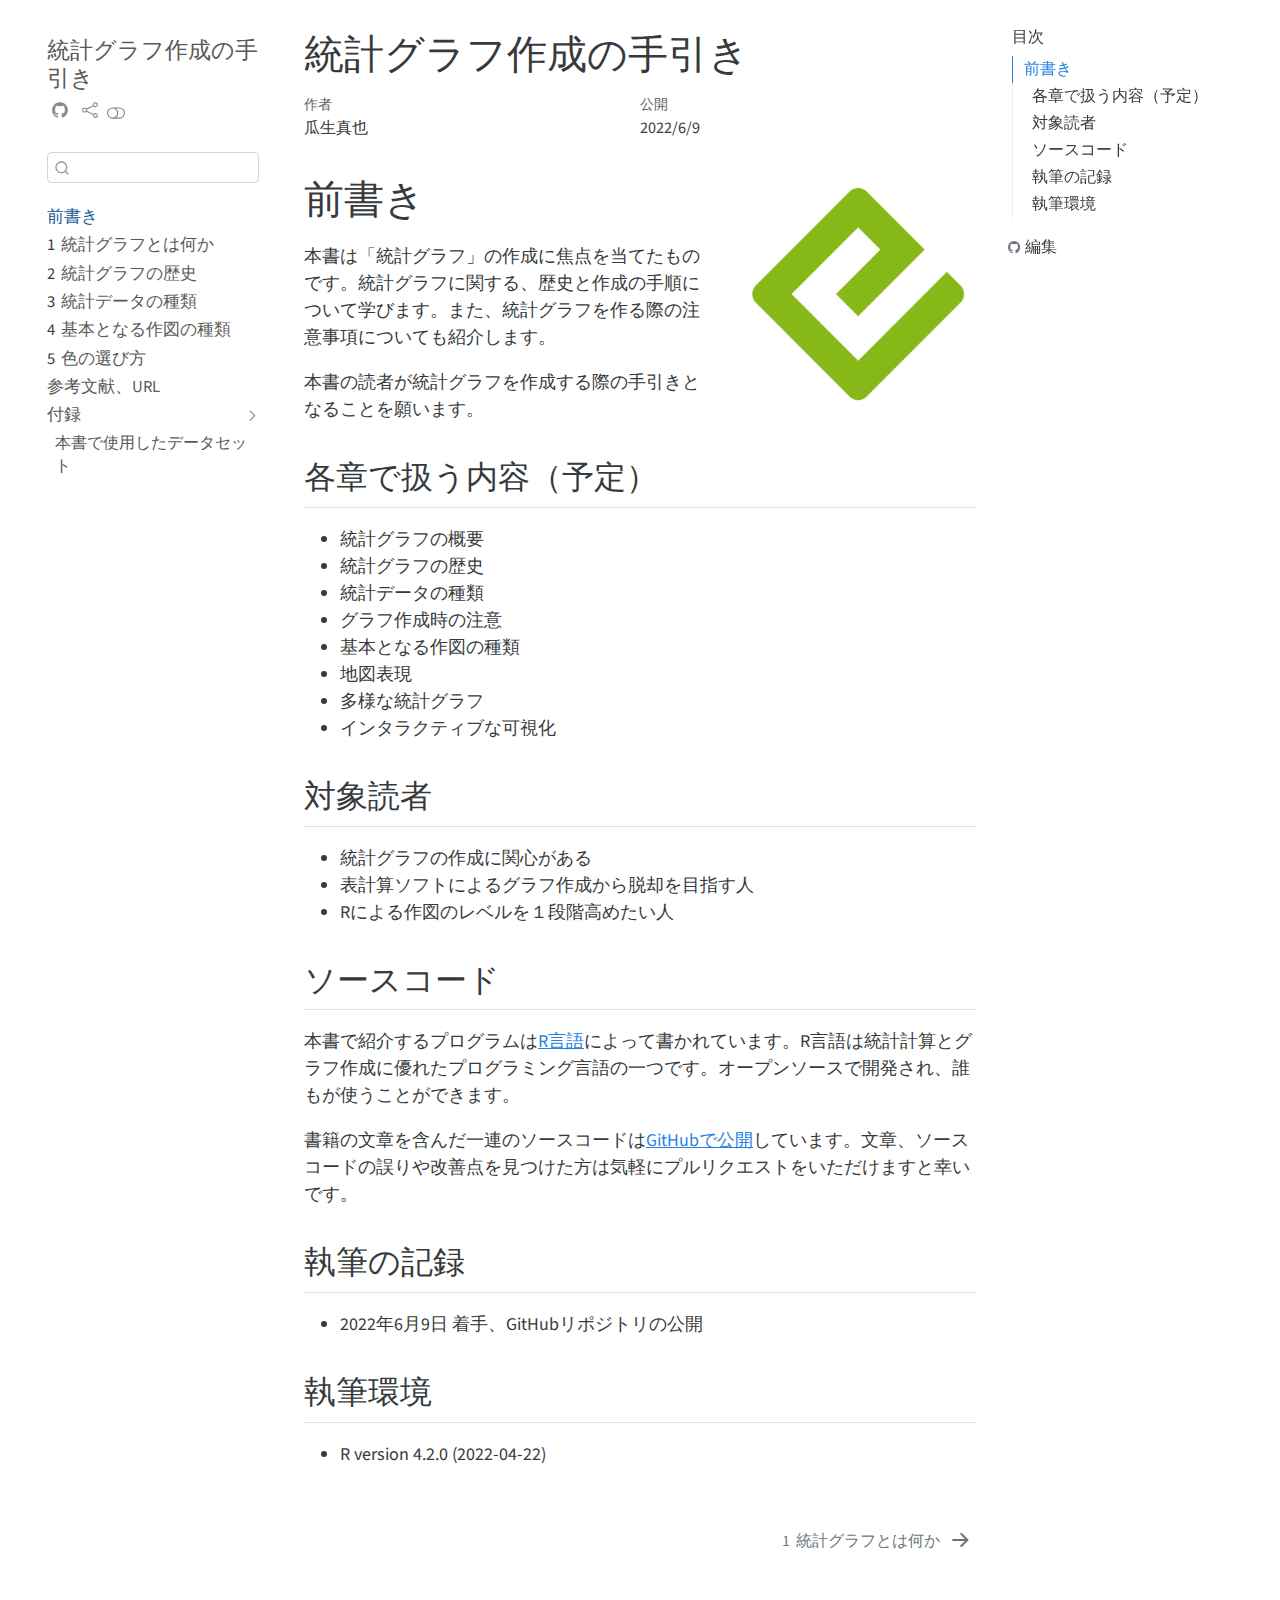
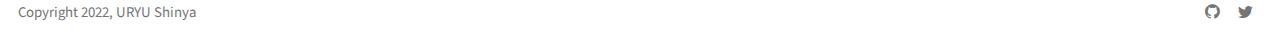
<file: _book/index.html>
<!DOCTYPE html>
<html xmlns="http://www.w3.org/1999/xhtml" lang="ja" xml:lang="ja"><head>

<meta charset="utf-8">
<meta name="generator" content="quarto-0.9.282">

<meta name="viewport" content="width=device-width, initial-scale=1.0, user-scalable=yes">

<meta name="author" content="瓜生真也">

<title>統計グラフ作成の手引き</title>
<style>
code{white-space: pre-wrap;}
span.smallcaps{font-variant: small-caps;}
span.underline{text-decoration: underline;}
div.column{display: inline-block; vertical-align: top; width: 50%;}
div.hanging-indent{margin-left: 1.5em; text-indent: -1.5em;}
ul.task-list{list-style: none;}
</style>

<script src="site_libs/quarto-nav/quarto-nav.js"></script>
<script src="site_libs/quarto-nav/headroom.min.js"></script>
<script src="site_libs/clipboard/clipboard.min.js"></script>
<meta name="quarto:offset" content="./">
<script src="site_libs/quarto-search/autocomplete.umd.js"></script>
<script src="site_libs/quarto-search/fuse.min.js"></script>
<script src="site_libs/quarto-search/quarto-search.js"></script>
<link href="./intro.html" rel="next">
<script src="site_libs/quarto-html/quarto.js"></script>
<script src="site_libs/quarto-html/popper.min.js"></script>
<script src="site_libs/quarto-html/tippy.umd.min.js"></script>
<script src="site_libs/quarto-html/anchor.min.js"></script>
<link href="site_libs/quarto-html/tippy.css" rel="stylesheet">
<link class="quarto-color-scheme" id="quarto-text-highlighting-styles" href="site_libs/quarto-html/quarto-syntax-highlighting.css" rel="stylesheet">
<link class="quarto-color-scheme quarto-color-alternate" rel="prefetch" id="quarto-text-highlighting-styles" href="site_libs/quarto-html/quarto-syntax-highlighting-dark.css">
<script src="site_libs/bootstrap/bootstrap.min.js"></script>
<link href="site_libs/bootstrap/bootstrap-icons.css" rel="stylesheet">
<link class="quarto-color-scheme" href="site_libs/bootstrap/bootstrap.min.css" rel="stylesheet">
<link class="quarto-color-scheme quarto-color-alternate" rel="prefetch" href="site_libs/bootstrap/bootstrap-dark.min.css">
<script id="quarto-search-options" type="application/json">{
  "location": "sidebar",
  "copy-button": false,
  "collapse-after": 3,
  "panel-placement": "start",
  "type": "textbox",
  "limit": 20,
  "language": {
    "search-no-results-text": "一致なし",
    "search-matching-documents-text": "一致した文書",
    "search-copy-link-title": "検索へのリンクをコピー",
    "search-hide-matches-text": "追加の検索結果を非表示",
    "search-more-match-text": "追加の検索結果",
    "search-more-matches-text": "追加の検索結果",
    "search-clear-button-title": "消去",
    "search-detached-cancel-button-title": "取消",
    "search-submit-button-title": "検索"
  }
}</script>


</head>

<body class="floating">

<div id="quarto-search-results"></div>
  <header id="quarto-header" class="headroom fixed-top">
  <nav class="quarto-secondary-nav" data-bs-toggle="collapse" data-bs-target="#quarto-sidebar" aria-controls="quarto-sidebar" aria-expanded="false" aria-label="Toggle sidebar navigation" onclick="if (window.quartoToggleHeadroom) { window.quartoToggleHeadroom(); }">
    <div class="container-fluid d-flex justify-content-between">
      <h1 class="quarto-secondary-nav-title">統計グラフ作成の手引き</h1>
      <button type="button" class="quarto-btn-toggle btn" aria-label="Show secondary navigation">
        <i class="bi bi-chevron-right"></i>
      </button>
    </div>
  </nav>
</header>
<!-- content -->
<div id="quarto-content" class="quarto-container page-columns page-rows-contents page-layout-article">
<!-- sidebar -->
  <nav id="quarto-sidebar" class="sidebar collapse sidebar-navigation floating overflow-auto">
    <div class="pt-lg-2 mt-2 text-left sidebar-header">
    <div class="sidebar-title mb-0 py-0">
      <a href="./">統計グラフ作成の手引き</a> 
        <div class="sidebar-tools-main tools-wide">
    <a href="https://github.com/uribo/statvis" title="Source Code" class="sidebar-tool px-1"><i class="bi bi-github"></i></a>
    <a href="" title="Share" id="sidebar-tool-dropdown-0" class="sidebar-tool dropdown-toggle px-1" data-bs-toggle="dropdown" aria-expanded="false"><i class="bi bi-share"></i></a>
    <ul class="dropdown-menu" aria-labelledby="sidebar-tool-dropdown-0">
        <li>
          <a class="dropdown-item sidebar-tools-main-item" href="https://twitter.com/intent/tweet?url=|url|">
            <i class="bi bi-bi-twitter pe-1"></i>
          Twitter
          </a>
        </li>
        <li>
          <a class="dropdown-item sidebar-tools-main-item" href="https://www.facebook.com/sharer/sharer.php?u=|url|">
            <i class="bi bi-bi-facebook pe-1"></i>
          Facebook
          </a>
        </li>
    </ul>
  <a href="" class="quarto-color-scheme-toggle sidebar-tool" onclick="window.quartoToggleColorScheme(); return false;" title="Toggle dark mode"><i class="bi"></i></a>
</div>
    </div>
      </div>
      <div class="mt-2 flex-shrink-0 align-items-center">
        <div class="sidebar-search">
        <div id="quarto-search" class="" title="Search"></div>
        </div>
      </div>
    <div class="sidebar-menu-container"> 
    <ul class="list-unstyled mt-1">
        <li class="sidebar-item">
  <div class="sidebar-item-container"> 
  <a href="./index.html" class="sidebar-item-text sidebar-link active">前書き</a>
  </div>
</li>
        <li class="sidebar-item">
  <div class="sidebar-item-container"> 
  <a href="./intro.html" class="sidebar-item-text sidebar-link"><span class="chapter-number">1</span>&nbsp; <span class="chapter-title">統計グラフとは何か</span></a>
  </div>
</li>
        <li class="sidebar-item">
  <div class="sidebar-item-container"> 
  <a href="./history.html" class="sidebar-item-text sidebar-link"><span class="chapter-number">2</span>&nbsp; <span class="chapter-title">統計グラフの歴史</span></a>
  </div>
</li>
        <li class="sidebar-item">
  <div class="sidebar-item-container"> 
  <a href="./statistical_data.html" class="sidebar-item-text sidebar-link"><span class="chapter-number">3</span>&nbsp; <span class="chapter-title">統計データの種類</span></a>
  </div>
</li>
        <li class="sidebar-item">
  <div class="sidebar-item-container"> 
  <a href="./gallery.html" class="sidebar-item-text sidebar-link"><span class="chapter-number">4</span>&nbsp; <span class="chapter-title">基本となる作図の種類</span></a>
  </div>
</li>
        <li class="sidebar-item">
  <div class="sidebar-item-container"> 
  <a href="./colors.html" class="sidebar-item-text sidebar-link"><span class="chapter-number">5</span>&nbsp; <span class="chapter-title">色の選び方</span></a>
  </div>
</li>
        <li class="sidebar-item">
  <div class="sidebar-item-container"> 
  <a href="./references.html" class="sidebar-item-text sidebar-link">参考文献、URL</a>
  </div>
</li>
        <li class="sidebar-item sidebar-item-section">
    <div class="sidebar-item-container"> 
        <a class="sidebar-item-text sidebar-link text-start" data-bs-toggle="collapse" data-bs-target="#quarto-sidebar-section-1" aria-expanded="true">付録</a>
      <a class="sidebar-item-toggle text-start" data-bs-toggle="collapse" data-bs-target="#quarto-sidebar-section-1" aria-expanded="true">
        <i class="bi bi-chevron-right ms-2"></i>
      </a>
    </div>
    <ul id="quarto-sidebar-section-1" class="collapse list-unstyled sidebar-section depth1 show">  
        <li class="sidebar-item">
  <div class="sidebar-item-container"> 
  <a href="./datasets.html" class="sidebar-item-text sidebar-link">本書で使用したデータセット</a>
  </div>
</li>
    </ul>
  </li>
    </ul>
    </div>
</nav>
<!-- margin-sidebar -->
    <div id="quarto-margin-sidebar" class="sidebar margin-sidebar">
        <nav id="TOC" role="doc-toc">
    <h2 id="toc-title">目次</h2>
   
  <ul>
  <li><a href="#前書き" id="toc-前書き" class="nav-link active" data-scroll-target="#前書き">前書き</a>
  <ul class="collapse">
  <li><a href="#各章で扱う内容予定" id="toc-各章で扱う内容予定" class="nav-link" data-scroll-target="#各章で扱う内容予定">各章で扱う内容（予定）</a></li>
  <li><a href="#対象読者" id="toc-対象読者" class="nav-link" data-scroll-target="#対象読者">対象読者</a></li>
  <li><a href="#ソースコード" id="toc-ソースコード" class="nav-link" data-scroll-target="#ソースコード">ソースコード</a></li>
  <li><a href="#執筆の記録" id="toc-執筆の記録" class="nav-link" data-scroll-target="#執筆の記録">執筆の記録</a></li>
  <li><a href="#執筆環境" id="toc-執筆環境" class="nav-link" data-scroll-target="#執筆環境">執筆環境</a></li>
  </ul></li>
  </ul>
<div class="toc-actions"><div><i class="bi bi-github"></i></div><div class="action-links"><p><a href="https://github.com/uribo/statvis/edit/main/index.qmd" class="toc-action">編集</a></p></div></div></nav>
    </div>
<!-- main -->
<main class="content" id="quarto-document-content">

<header id="title-block-header" class="quarto-title-block default">
<div class="quarto-title">
<h1 class="title d-none d-lg-block">統計グラフ作成の手引き</h1>
</div>





<div class="quarto-title-meta">

    <div>
    <div class="quarto-title-meta-heading">作者</div>
    <div class="quarto-title-meta-contents">
             <p>瓜生真也 </p>
          </div>
  </div>
    
    <div>
    <div class="quarto-title-meta-heading">公開</div>
    <div class="quarto-title-meta-contents">
      <p class="date">2022/6/9</p>
    </div>
  </div>
    
  </div>
  

</header>


<section id="前書き" class="level1 unnumbered">
<p><img src="cover.png" title="統計グラフ作成の手引き" class="quarto-cover-image img-fluid"></p><h1 class="unnumbered">前書き</h1>
<p>本書は「統計グラフ」の作成に焦点を当てたものです。統計グラフに関する、歴史と作成の手順について学びます。また、統計グラフを作る際の注意事項についても紹介します。</p>
<p>本書の読者が統計グラフを作成する際の手引きとなることを願います。</p>
<section id="各章で扱う内容予定" class="level2">
<h2 class="anchored" data-anchor-id="各章で扱う内容予定">各章で扱う内容（予定）</h2>
<ul>
<li>統計グラフの概要</li>
<li>統計グラフの歴史</li>
<li>統計データの種類</li>
<li>グラフ作成時の注意</li>
<li>基本となる作図の種類</li>
<li>地図表現</li>
<li>多様な統計グラフ</li>
<li>インタラクティブな可視化</li>
</ul>
</section>
<section id="対象読者" class="level2">
<h2 class="anchored" data-anchor-id="対象読者">対象読者</h2>
<ul>
<li>統計グラフの作成に関心がある</li>
<li>表計算ソフトによるグラフ作成から脱却を目指す人</li>
<li>Rによる作図のレベルを１段階高めたい人</li>
</ul>
</section>
<section id="ソースコード" class="level2">
<h2 class="anchored" data-anchor-id="ソースコード">ソースコード</h2>
<p>本書で紹介するプログラムは<a href="https://cran.r-project.org">R言語</a>によって書かれています。R言語は統計計算とグラフ作成に優れたプログラミング言語の一つです。オープンソースで開発され、誰もが使うことができます。</p>
<p>書籍の文章を含んだ一連のソースコードは<a href="https://github.com/uribo/statvis">GitHubで公開</a>しています。文章、ソースコードの誤りや改善点を見つけた方は気軽にプルリクエストをいただけますと幸いです。</p>
</section>
<section id="執筆の記録" class="level2">
<h2 class="anchored" data-anchor-id="執筆の記録">執筆の記録</h2>
<ul>
<li>2022年6月9日 着手、GitHubリポジトリの公開</li>
</ul>
</section>
<section id="執筆環境" class="level2">
<h2 class="anchored" data-anchor-id="執筆環境">執筆環境</h2>
<ul>
<li>R version 4.2.0 (2022-04-22)</li>
</ul>


</section>
</section>

</main> <!-- /main -->
<script type="application/javascript">
window.document.addEventListener("DOMContentLoaded", function (event) {
  const disableStylesheet = (stylesheets) => {
    for (let i=0; i < stylesheets.length; i++) {
      const stylesheet = stylesheets[i];
      stylesheet.rel = 'prefetch';
    }
  }
  const enableStylesheet = (stylesheets) => {
    for (let i=0; i < stylesheets.length; i++) {
      const stylesheet = stylesheets[i];
      stylesheet.rel = 'stylesheet';
    }
  }
  const manageTransitions = (selector, allowTransitions) => {
    const els = window.document.querySelectorAll(selector);
    for (let i=0; i < els.length; i++) {
      const el = els[i];
      if (allowTransitions) {
        el.classList.remove('notransition');
      } else {
        el.classList.add('notransition');
      }
    }
  }
  const toggleColorMode = (alternate) => {
    // Switch the stylesheets
    const alternateStylesheets = window.document.querySelectorAll('link.quarto-color-scheme.quarto-color-alternate');
    manageTransitions('#quarto-margin-sidebar .nav-link', false);
    if (alternate) {
      enableStylesheet(alternateStylesheets);
    } else {
      disableStylesheet(alternateStylesheets);
    }
    manageTransitions('#quarto-margin-sidebar .nav-link', true);
    // Switch the toggles
    const toggles = window.document.querySelectorAll('.quarto-color-scheme-toggle');
    for (let i=0; i < toggles.length; i++) {
      const toggle = toggles[i];
      if (toggle) {
        if (alternate) {
          toggle.classList.add("alternate");     
        } else {
          toggle.classList.remove("alternate");
        }
      }
    }
  }
  const isFileUrl = () => { 
    return window.location.protocol === 'file:';
  }
  const hasAlternateSentinel = () => {  
    let styleSentinel = getColorSchemeSentinel();
    if (styleSentinel !== null) {
      return styleSentinel === "alternate";
    } else {
      return false;
    }
  }
  const setStyleSentinel = (alternate) => {
    const value = alternate ? "alternate" : "default";
    if (!isFileUrl()) {
      window.localStorage.setItem("quarto-color-scheme", value);
    } else {
      localAlternateSentinel = value;
    }
  }
  const getColorSchemeSentinel = () => {
    if (!isFileUrl()) {
      const storageValue = window.localStorage.getItem("quarto-color-scheme");
      return storageValue != null ? storageValue : localAlternateSentinel;
    } else {
      return localAlternateSentinel;
    }
  }
  let localAlternateSentinel = 'default';
  // Dark / light mode switch
  window.quartoToggleColorScheme = () => {
    // Read the current dark / light value 
    let toAlternate = !hasAlternateSentinel();
    toggleColorMode(toAlternate);
    setStyleSentinel(toAlternate);
  };
  // Ensure there is a toggle, if there isn't float one in the top right
  if (window.document.querySelector('.quarto-color-scheme-toggle') === null) {
    const a = window.document.createElement('a');
    a.classList.add('top-right');
    a.classList.add('quarto-color-scheme-toggle');
    a.href = "";
    a.onclick = function() { try { window.quartoToggleColorScheme(); } catch {} return false; };
    const i = window.document.createElement("i");
    i.classList.add('bi');
    a.appendChild(i);
    window.document.body.appendChild(a);
  }
  // Switch to dark mode if need be
  if (hasAlternateSentinel()) {
    toggleColorMode(true);
  } 
  const icon = "";
  const anchorJS = new window.AnchorJS();
  anchorJS.options = {
    placement: 'right',
    icon: icon
  };
  anchorJS.add('.anchored');
  const clipboard = new window.ClipboardJS('.code-copy-button', {
    target: function(trigger) {
      return trigger.previousElementSibling;
    }
  });
  clipboard.on('success', function(e) {
    // button target
    const button = e.trigger;
    // don't keep focus
    button.blur();
    // flash "checked"
    button.classList.add('code-copy-button-checked');
    var currentTitle = button.getAttribute("title");
    button.setAttribute("title", "完了");
    setTimeout(function() {
      button.setAttribute("title", currentTitle);
      button.classList.remove('code-copy-button-checked');
    }, 1000);
    // clear code selection
    e.clearSelection();
  });
  function tippyHover(el, contentFn) {
    const config = {
      allowHTML: true,
      content: contentFn,
      maxWidth: 500,
      delay: 100,
      arrow: false,
      appendTo: function(el) {
          return el.parentElement;
      },
      interactive: true,
      interactiveBorder: 10,
      theme: 'quarto',
      placement: 'bottom-start'
    };
    window.tippy(el, config); 
  }
  const noterefs = window.document.querySelectorAll('a[role="doc-noteref"]');
  for (var i=0; i<noterefs.length; i++) {
    const ref = noterefs[i];
    tippyHover(ref, function() {
      let href = ref.getAttribute('href');
      try { href = new URL(href).hash; } catch {}
      const id = href.replace(/^#\/?/, "");
      const note = window.document.getElementById(id);
      return note.innerHTML;
    });
  }
  var bibliorefs = window.document.querySelectorAll('a[role="doc-biblioref"]');
  for (var i=0; i<bibliorefs.length; i++) {
    const ref = bibliorefs[i];
    const cites = ref.parentNode.getAttribute('data-cites').split(' ');
    tippyHover(ref, function() {
      var popup = window.document.createElement('div');
      cites.forEach(function(cite) {
        var citeDiv = window.document.createElement('div');
        citeDiv.classList.add('hanging-indent');
        citeDiv.classList.add('csl-entry');
        var biblioDiv = window.document.getElementById('ref-' + cite);
        if (biblioDiv) {
          citeDiv.innerHTML = biblioDiv.innerHTML;
        }
        popup.appendChild(citeDiv);
      });
      return popup.innerHTML;
    });
  }
});
</script>
<nav class="page-navigation">
  <div class="nav-page nav-page-previous">
  </div>
  <div class="nav-page nav-page-next">
      <a href="./intro.html" class="pagination-link">
        <span class="nav-page-text"><span class="chapter-number">1</span>&nbsp; <span class="chapter-title">統計グラフとは何か</span></span> <i class="bi bi-arrow-right-short"></i>
      </a>
  </div>
</nav>
</div> <!-- /content -->
<footer class="footer">
  <div class="nav-footer">
    <div class="nav-footer-left">Copyright 2022, URYU Shinya</div>   
    <div class="nav-footer-right">
      <ul class="footer-items list-unstyled">
    <li class="nav-item compact">
    <a class="nav-link" href="https://github.com/uribo">
      <i class="bi bi-github" role="img">
</i> 
    </a>
  </li>  
    <li class="nav-item compact">
    <a class="nav-link" href="https://twitter.com/u_ribo">
      <i class="bi bi-twitter" role="img">
</i> 
    </a>
  </li>  
</ul>
    </div>
  </div>
</footer>



</body></html>
</file>
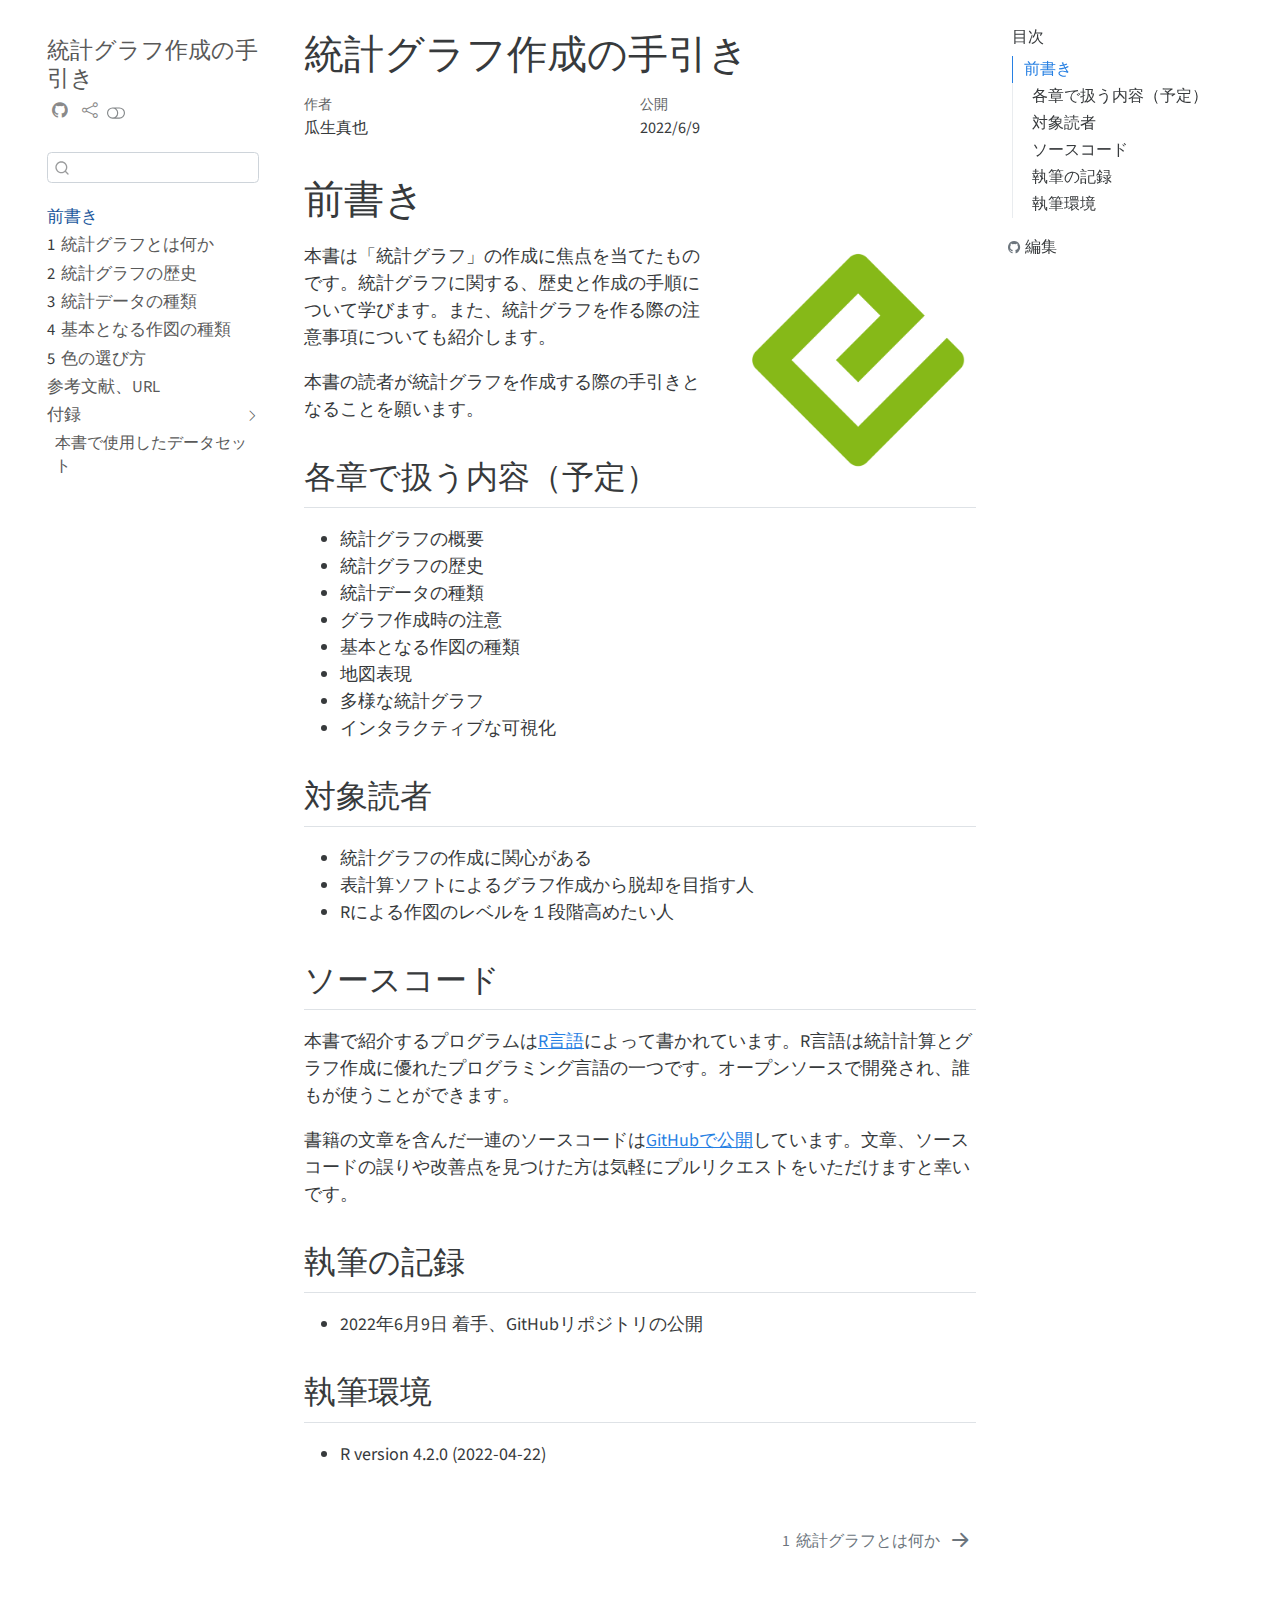
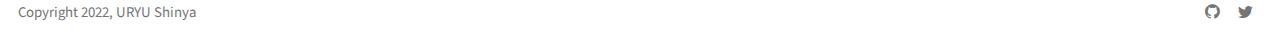
<file: docs/index.html>
<!DOCTYPE html>
<html xmlns="http://www.w3.org/1999/xhtml" lang="ja" xml:lang="ja"><head>
<meta http-equiv="Content-Type" content="text/html; charset=UTF-8">
<meta charset="utf-8">
<meta name="generator" content="quarto-0.9.282">
<meta name="viewport" content="width=device-width, initial-scale=1.0, user-scalable=yes">
<meta name="author" content="瓜生真也">
<title>統計グラフ作成の手引き</title>
<style>
code{white-space: pre-wrap;}
span.smallcaps{font-variant: small-caps;}
span.underline{text-decoration: underline;}
div.column{display: inline-block; vertical-align: top; width: 50%;}
div.hanging-indent{margin-left: 1.5em; text-indent: -1.5em;}
ul.task-list{list-style: none;}
</style>
<script src="site_libs/quarto-nav/quarto-nav.js"></script><script src="site_libs/quarto-nav/headroom.min.js"></script><script src="site_libs/clipboard/clipboard.min.js"></script><meta name="quarto:offset" content="./">
<script src="site_libs/quarto-search/autocomplete.umd.js"></script><script src="site_libs/quarto-search/fuse.min.js"></script><script src="site_libs/quarto-search/quarto-search.js"></script><link href="./intro.html" rel="next">
<script src="site_libs/quarto-html/quarto.js"></script><script src="site_libs/quarto-html/popper.min.js"></script><script src="site_libs/quarto-html/tippy.umd.min.js"></script><script src="site_libs/quarto-html/anchor.min.js"></script><link href="site_libs/quarto-html/tippy.css" rel="stylesheet">
<link class="quarto-color-scheme" id="quarto-text-highlighting-styles" href="site_libs/quarto-html/quarto-syntax-highlighting.css" rel="stylesheet">
<link class="quarto-color-scheme quarto-color-alternate" rel="prefetch" id="quarto-text-highlighting-styles" href="site_libs/quarto-html/quarto-syntax-highlighting-dark.css">
<script src="site_libs/bootstrap/bootstrap.min.js"></script><link href="site_libs/bootstrap/bootstrap-icons.css" rel="stylesheet">
<link class="quarto-color-scheme" href="site_libs/bootstrap/bootstrap.min.css" rel="stylesheet">
<link class="quarto-color-scheme quarto-color-alternate" rel="prefetch" href="site_libs/bootstrap/bootstrap-dark.min.css">
<script id="quarto-search-options" type="application/json">{
  "location": "sidebar",
  "copy-button": false,
  "collapse-after": 3,
  "panel-placement": "start",
  "type": "textbox",
  "limit": 20,
  "language": {
    "search-no-results-text": "一致なし",
    "search-matching-documents-text": "一致した文書",
    "search-copy-link-title": "検索へのリンクをコピー",
    "search-hide-matches-text": "追加の検索結果を非表示",
    "search-more-match-text": "追加の検索結果",
    "search-more-matches-text": "追加の検索結果",
    "search-clear-button-title": "消去",
    "search-detached-cancel-button-title": "取消",
    "search-submit-button-title": "検索"
  }
}</script>
</head>
<body class="floating">

<div id="quarto-search-results"></div>
  <header id="quarto-header" class="headroom fixed-top"><nav class="quarto-secondary-nav" data-bs-toggle="collapse" data-bs-target="#quarto-sidebar" aria-controls="quarto-sidebar" aria-expanded="false" aria-label="Toggle sidebar navigation" onclick="if (window.quartoToggleHeadroom) { window.quartoToggleHeadroom(); }"><div class="container-fluid d-flex justify-content-between">
      <h1 class="quarto-secondary-nav-title">統計グラフ作成の手引き</h1>
      <button type="button" class="quarto-btn-toggle btn" aria-label="Show secondary navigation">
        <i class="bi bi-chevron-right"></i>
      </button>
    </div>
  </nav></header><!-- content --><div id="quarto-content" class="quarto-container page-columns page-rows-contents page-layout-article">
<!-- sidebar -->
  <nav id="quarto-sidebar" class="sidebar collapse sidebar-navigation floating overflow-auto"><div class="pt-lg-2 mt-2 text-left sidebar-header">
    <div class="sidebar-title mb-0 py-0">
      <a href="./">統計グラフ作成の手引き</a> 
        <div class="sidebar-tools-main tools-wide">
    <a href="https://github.com/uribo/statvis" title="Source Code" class="sidebar-tool px-1"><i class="bi bi-github"></i></a>
    <a href="" title="Share" id="sidebar-tool-dropdown-0" class="sidebar-tool dropdown-toggle px-1" data-bs-toggle="dropdown" aria-expanded="false"><i class="bi bi-share"></i></a>
    <ul class="dropdown-menu" aria-labelledby="sidebar-tool-dropdown-0">
<li>
          <a class="dropdown-item sidebar-tools-main-item" href="https://twitter.com/intent/tweet?url=%7Curl%7C">
            <i class="bi bi-bi-twitter pe-1"></i>
          Twitter
          </a>
        </li>
        <li>
          <a class="dropdown-item sidebar-tools-main-item" href="https://www.facebook.com/sharer/sharer.php?u=%7Curl%7C">
            <i class="bi bi-bi-facebook pe-1"></i>
          Facebook
          </a>
        </li>
    </ul>
<a href="" class="quarto-color-scheme-toggle sidebar-tool" onclick="window.quartoToggleColorScheme(); return false;" title="Toggle dark mode"><i class="bi"></i></a>
</div>
    </div>
      </div>
      <div class="mt-2 flex-shrink-0 align-items-center">
        <div class="sidebar-search">
        <div id="quarto-search" class="" title="Search"></div>
        </div>
      </div>
    <div class="sidebar-menu-container"> 
    <ul class="list-unstyled mt-1">
<li class="sidebar-item">
  <div class="sidebar-item-container"> 
  <a href="./index.html" class="sidebar-item-text sidebar-link active">前書き</a>
  </div>
</li>
        <li class="sidebar-item">
  <div class="sidebar-item-container"> 
  <a href="./intro.html" class="sidebar-item-text sidebar-link"><span class="chapter-number">1</span>&nbsp; <span class="chapter-title">統計グラフとは何か</span></a>
  </div>
</li>
        <li class="sidebar-item">
  <div class="sidebar-item-container"> 
  <a href="./history.html" class="sidebar-item-text sidebar-link"><span class="chapter-number">2</span>&nbsp; <span class="chapter-title">統計グラフの歴史</span></a>
  </div>
</li>
        <li class="sidebar-item">
  <div class="sidebar-item-container"> 
  <a href="./statistical_data.html" class="sidebar-item-text sidebar-link"><span class="chapter-number">3</span>&nbsp; <span class="chapter-title">統計データの種類</span></a>
  </div>
</li>
        <li class="sidebar-item">
  <div class="sidebar-item-container"> 
  <a href="./gallery.html" class="sidebar-item-text sidebar-link"><span class="chapter-number">4</span>&nbsp; <span class="chapter-title">基本となる作図の種類</span></a>
  </div>
</li>
        <li class="sidebar-item">
  <div class="sidebar-item-container"> 
  <a href="./colors.html" class="sidebar-item-text sidebar-link"><span class="chapter-number">5</span>&nbsp; <span class="chapter-title">色の選び方</span></a>
  </div>
</li>
        <li class="sidebar-item">
  <div class="sidebar-item-container"> 
  <a href="./references.html" class="sidebar-item-text sidebar-link">参考文献、URL</a>
  </div>
</li>
        <li class="sidebar-item sidebar-item-section">
    <div class="sidebar-item-container"> 
        <a class="sidebar-item-text sidebar-link text-start" data-bs-toggle="collapse" data-bs-target="#quarto-sidebar-section-1" aria-expanded="true">付録</a>
      <a class="sidebar-item-toggle text-start" data-bs-toggle="collapse" data-bs-target="#quarto-sidebar-section-1" aria-expanded="true">
        <i class="bi bi-chevron-right ms-2"></i>
      </a>
    </div>
    <ul id="quarto-sidebar-section-1" class="collapse list-unstyled sidebar-section depth1 show">
<li class="sidebar-item">
  <div class="sidebar-item-container"> 
  <a href="./datasets.html" class="sidebar-item-text sidebar-link">本書で使用したデータセット</a>
  </div>
</li>
    </ul>
</li>
    </ul>
</div>
</nav><!-- margin-sidebar --><div id="quarto-margin-sidebar" class="sidebar margin-sidebar">
        <nav id="TOC" role="doc-toc"><h2 id="toc-title">目次</h2>
   
  <ul>
<li>
<a href="#%E5%89%8D%E6%9B%B8%E3%81%8D" id="toc-前書き" class="nav-link active" data-scroll-target="#%E5%89%8D%E6%9B%B8%E3%81%8D">前書き</a>
  <ul class="collapse">
<li><a href="#%E5%90%84%E7%AB%A0%E3%81%A7%E6%89%B1%E3%81%86%E5%86%85%E5%AE%B9%E4%BA%88%E5%AE%9A" id="toc-各章で扱う内容予定" class="nav-link" data-scroll-target="#%E5%90%84%E7%AB%A0%E3%81%A7%E6%89%B1%E3%81%86%E5%86%85%E5%AE%B9%E4%BA%88%E5%AE%9A">各章で扱う内容（予定）</a></li>
  <li><a href="#%E5%AF%BE%E8%B1%A1%E8%AA%AD%E8%80%85" id="toc-対象読者" class="nav-link" data-scroll-target="#%E5%AF%BE%E8%B1%A1%E8%AA%AD%E8%80%85">対象読者</a></li>
  <li><a href="#%E3%82%BD%E3%83%BC%E3%82%B9%E3%82%B3%E3%83%BC%E3%83%89" id="toc-ソースコード" class="nav-link" data-scroll-target="#%E3%82%BD%E3%83%BC%E3%82%B9%E3%82%B3%E3%83%BC%E3%83%89">ソースコード</a></li>
  <li><a href="#%E5%9F%B7%E7%AD%86%E3%81%AE%E8%A8%98%E9%8C%B2" id="toc-執筆の記録" class="nav-link" data-scroll-target="#%E5%9F%B7%E7%AD%86%E3%81%AE%E8%A8%98%E9%8C%B2">執筆の記録</a></li>
  <li><a href="#%E5%9F%B7%E7%AD%86%E7%92%B0%E5%A2%83" id="toc-執筆環境" class="nav-link" data-scroll-target="#%E5%9F%B7%E7%AD%86%E7%92%B0%E5%A2%83">執筆環境</a></li>
  </ul>
</li>
  </ul><div class="toc-actions"><div><i class="bi bi-github"></i></div><div class="action-links"><p><a href="https://github.com/uribo/statvis/edit/main/index.qmd" class="toc-action">編集</a></p></div></div></nav>
    </div>
<!-- main -->
<main class="content" id="quarto-document-content"><header id="title-block-header" class="quarto-title-block default"><div class="quarto-title">
<h1 class="title d-none d-lg-block">統計グラフ作成の手引き</h1>
</div>





<div class="quarto-title-meta">

    <div>
    <div class="quarto-title-meta-heading">作者</div>
    <div class="quarto-title-meta-contents">
             <p>瓜生真也 </p>
          </div>
  </div>
    
    <div>
    <div class="quarto-title-meta-heading">公開</div>
    <div class="quarto-title-meta-contents">
      <p class="date">2022/6/9</p>
    </div>
  </div>
    
  </div>
  

</header>
<section id="前書き" class="level1 unnumbered"><h1 class="unnumbered">前書き</h1><p><img src="cover.png" title="統計グラフ作成の手引き" class="quarto-cover-image img-fluid"></p>
<p>本書は「統計グラフ」の作成に焦点を当てたものです。統計グラフに関する、歴史と作成の手順について学びます。また、統計グラフを作る際の注意事項についても紹介します。</p>
<p>本書の読者が統計グラフを作成する際の手引きとなることを願います。</p>
<section id="各章で扱う内容予定" class="level2"><h2 class="anchored" data-anchor-id="各章で扱う内容予定">各章で扱う内容（予定）</h2>
<ul>
<li>統計グラフの概要</li>
<li>統計グラフの歴史</li>
<li>統計データの種類</li>
<li>グラフ作成時の注意</li>
<li>基本となる作図の種類</li>
<li>地図表現</li>
<li>多様な統計グラフ</li>
<li>インタラクティブな可視化</li>
</ul></section><section id="対象読者" class="level2"><h2 class="anchored" data-anchor-id="対象読者">対象読者</h2>
<ul>
<li>統計グラフの作成に関心がある</li>
<li>表計算ソフトによるグラフ作成から脱却を目指す人</li>
<li>Rによる作図のレベルを１段階高めたい人</li>
</ul></section><section id="ソースコード" class="level2"><h2 class="anchored" data-anchor-id="ソースコード">ソースコード</h2>
<p>本書で紹介するプログラムは<a href="https://cran.r-project.org">R言語</a>によって書かれています。R言語は統計計算とグラフ作成に優れたプログラミング言語の一つです。オープンソースで開発され、誰もが使うことができます。</p>
<p>書籍の文章を含んだ一連のソースコードは<a href="https://github.com/uribo/statvis">GitHubで公開</a>しています。文章、ソースコードの誤りや改善点を見つけた方は気軽にプルリクエストをいただけますと幸いです。</p>
</section><section id="執筆の記録" class="level2"><h2 class="anchored" data-anchor-id="執筆の記録">執筆の記録</h2>
<ul>
<li>2022年6月9日 着手、GitHubリポジトリの公開</li>
</ul></section><section id="執筆環境" class="level2"><h2 class="anchored" data-anchor-id="執筆環境">執筆環境</h2>
<ul>
<li>R version 4.2.0 (2022-04-22)</li>
</ul>


</section></section></main><!-- /main --><script type="application/javascript">
window.document.addEventListener("DOMContentLoaded", function (event) {
  const disableStylesheet = (stylesheets) => {
    for (let i=0; i < stylesheets.length; i++) {
      const stylesheet = stylesheets[i];
      stylesheet.rel = 'prefetch';
    }
  }
  const enableStylesheet = (stylesheets) => {
    for (let i=0; i < stylesheets.length; i++) {
      const stylesheet = stylesheets[i];
      stylesheet.rel = 'stylesheet';
    }
  }
  const manageTransitions = (selector, allowTransitions) => {
    const els = window.document.querySelectorAll(selector);
    for (let i=0; i < els.length; i++) {
      const el = els[i];
      if (allowTransitions) {
        el.classList.remove('notransition');
      } else {
        el.classList.add('notransition');
      }
    }
  }
  const toggleColorMode = (alternate) => {
    // Switch the stylesheets
    const alternateStylesheets = window.document.querySelectorAll('link.quarto-color-scheme.quarto-color-alternate');
    manageTransitions('#quarto-margin-sidebar .nav-link', false);
    if (alternate) {
      enableStylesheet(alternateStylesheets);
    } else {
      disableStylesheet(alternateStylesheets);
    }
    manageTransitions('#quarto-margin-sidebar .nav-link', true);
    // Switch the toggles
    const toggles = window.document.querySelectorAll('.quarto-color-scheme-toggle');
    for (let i=0; i < toggles.length; i++) {
      const toggle = toggles[i];
      if (toggle) {
        if (alternate) {
          toggle.classList.add("alternate");     
        } else {
          toggle.classList.remove("alternate");
        }
      }
    }
  }
  const isFileUrl = () => { 
    return window.location.protocol === 'file:';
  }
  const hasAlternateSentinel = () => {  
    let styleSentinel = getColorSchemeSentinel();
    if (styleSentinel !== null) {
      return styleSentinel === "alternate";
    } else {
      return false;
    }
  }
  const setStyleSentinel = (alternate) => {
    const value = alternate ? "alternate" : "default";
    if (!isFileUrl()) {
      window.localStorage.setItem("quarto-color-scheme", value);
    } else {
      localAlternateSentinel = value;
    }
  }
  const getColorSchemeSentinel = () => {
    if (!isFileUrl()) {
      const storageValue = window.localStorage.getItem("quarto-color-scheme");
      return storageValue != null ? storageValue : localAlternateSentinel;
    } else {
      return localAlternateSentinel;
    }
  }
  let localAlternateSentinel = 'default';
  // Dark / light mode switch
  window.quartoToggleColorScheme = () => {
    // Read the current dark / light value 
    let toAlternate = !hasAlternateSentinel();
    toggleColorMode(toAlternate);
    setStyleSentinel(toAlternate);
  };
  // Ensure there is a toggle, if there isn't float one in the top right
  if (window.document.querySelector('.quarto-color-scheme-toggle') === null) {
    const a = window.document.createElement('a');
    a.classList.add('top-right');
    a.classList.add('quarto-color-scheme-toggle');
    a.href = "";
    a.onclick = function() { try { window.quartoToggleColorScheme(); } catch {} return false; };
    const i = window.document.createElement("i");
    i.classList.add('bi');
    a.appendChild(i);
    window.document.body.appendChild(a);
  }
  // Switch to dark mode if need be
  if (hasAlternateSentinel()) {
    toggleColorMode(true);
  } 
  const icon = "";
  const anchorJS = new window.AnchorJS();
  anchorJS.options = {
    placement: 'right',
    icon: icon
  };
  anchorJS.add('.anchored');
  const clipboard = new window.ClipboardJS('.code-copy-button', {
    target: function(trigger) {
      return trigger.previousElementSibling;
    }
  });
  clipboard.on('success', function(e) {
    // button target
    const button = e.trigger;
    // don't keep focus
    button.blur();
    // flash "checked"
    button.classList.add('code-copy-button-checked');
    var currentTitle = button.getAttribute("title");
    button.setAttribute("title", "完了");
    setTimeout(function() {
      button.setAttribute("title", currentTitle);
      button.classList.remove('code-copy-button-checked');
    }, 1000);
    // clear code selection
    e.clearSelection();
  });
  function tippyHover(el, contentFn) {
    const config = {
      allowHTML: true,
      content: contentFn,
      maxWidth: 500,
      delay: 100,
      arrow: false,
      appendTo: function(el) {
          return el.parentElement;
      },
      interactive: true,
      interactiveBorder: 10,
      theme: 'quarto',
      placement: 'bottom-start'
    };
    window.tippy(el, config); 
  }
  const noterefs = window.document.querySelectorAll('a[role="doc-noteref"]');
  for (var i=0; i<noterefs.length; i++) {
    const ref = noterefs[i];
    tippyHover(ref, function() {
      let href = ref.getAttribute('href');
      try { href = new URL(href).hash; } catch {}
      const id = href.replace(/^#\/?/, "");
      const note = window.document.getElementById(id);
      return note.innerHTML;
    });
  }
  var bibliorefs = window.document.querySelectorAll('a[role="doc-biblioref"]');
  for (var i=0; i<bibliorefs.length; i++) {
    const ref = bibliorefs[i];
    const cites = ref.parentNode.getAttribute('data-cites').split(' ');
    tippyHover(ref, function() {
      var popup = window.document.createElement('div');
      cites.forEach(function(cite) {
        var citeDiv = window.document.createElement('div');
        citeDiv.classList.add('hanging-indent');
        citeDiv.classList.add('csl-entry');
        var biblioDiv = window.document.getElementById('ref-' + cite);
        if (biblioDiv) {
          citeDiv.innerHTML = biblioDiv.innerHTML;
        }
        popup.appendChild(citeDiv);
      });
      return popup.innerHTML;
    });
  }
});
</script><nav class="page-navigation"><div class="nav-page nav-page-previous">
  </div>
  <div class="nav-page nav-page-next">
      <a href="./intro.html" class="pagination-link">
        <span class="nav-page-text"><span class="chapter-number">1</span>&nbsp; <span class="chapter-title">統計グラフとは何か</span></span> <i class="bi bi-arrow-right-short"></i>
      </a>
  </div>
</nav>
</div> <!-- /content -->
<footer class="footer"><div class="nav-footer">
    <div class="nav-footer-left">Copyright 2022, URYU Shinya</div>   
    <div class="nav-footer-right">
      <ul class="footer-items list-unstyled">
<li class="nav-item compact">
    <a class="nav-link" href="https://github.com/uribo">
      <i class="bi bi-github" role="img">
</i> 
    </a>
  </li>  
    <li class="nav-item compact">
    <a class="nav-link" href="https://twitter.com/u_ribo">
      <i class="bi bi-twitter" role="img">
</i> 
    </a>
  </li>  
</ul>
</div>
  </div>
</footer>


</body></html>
</file>
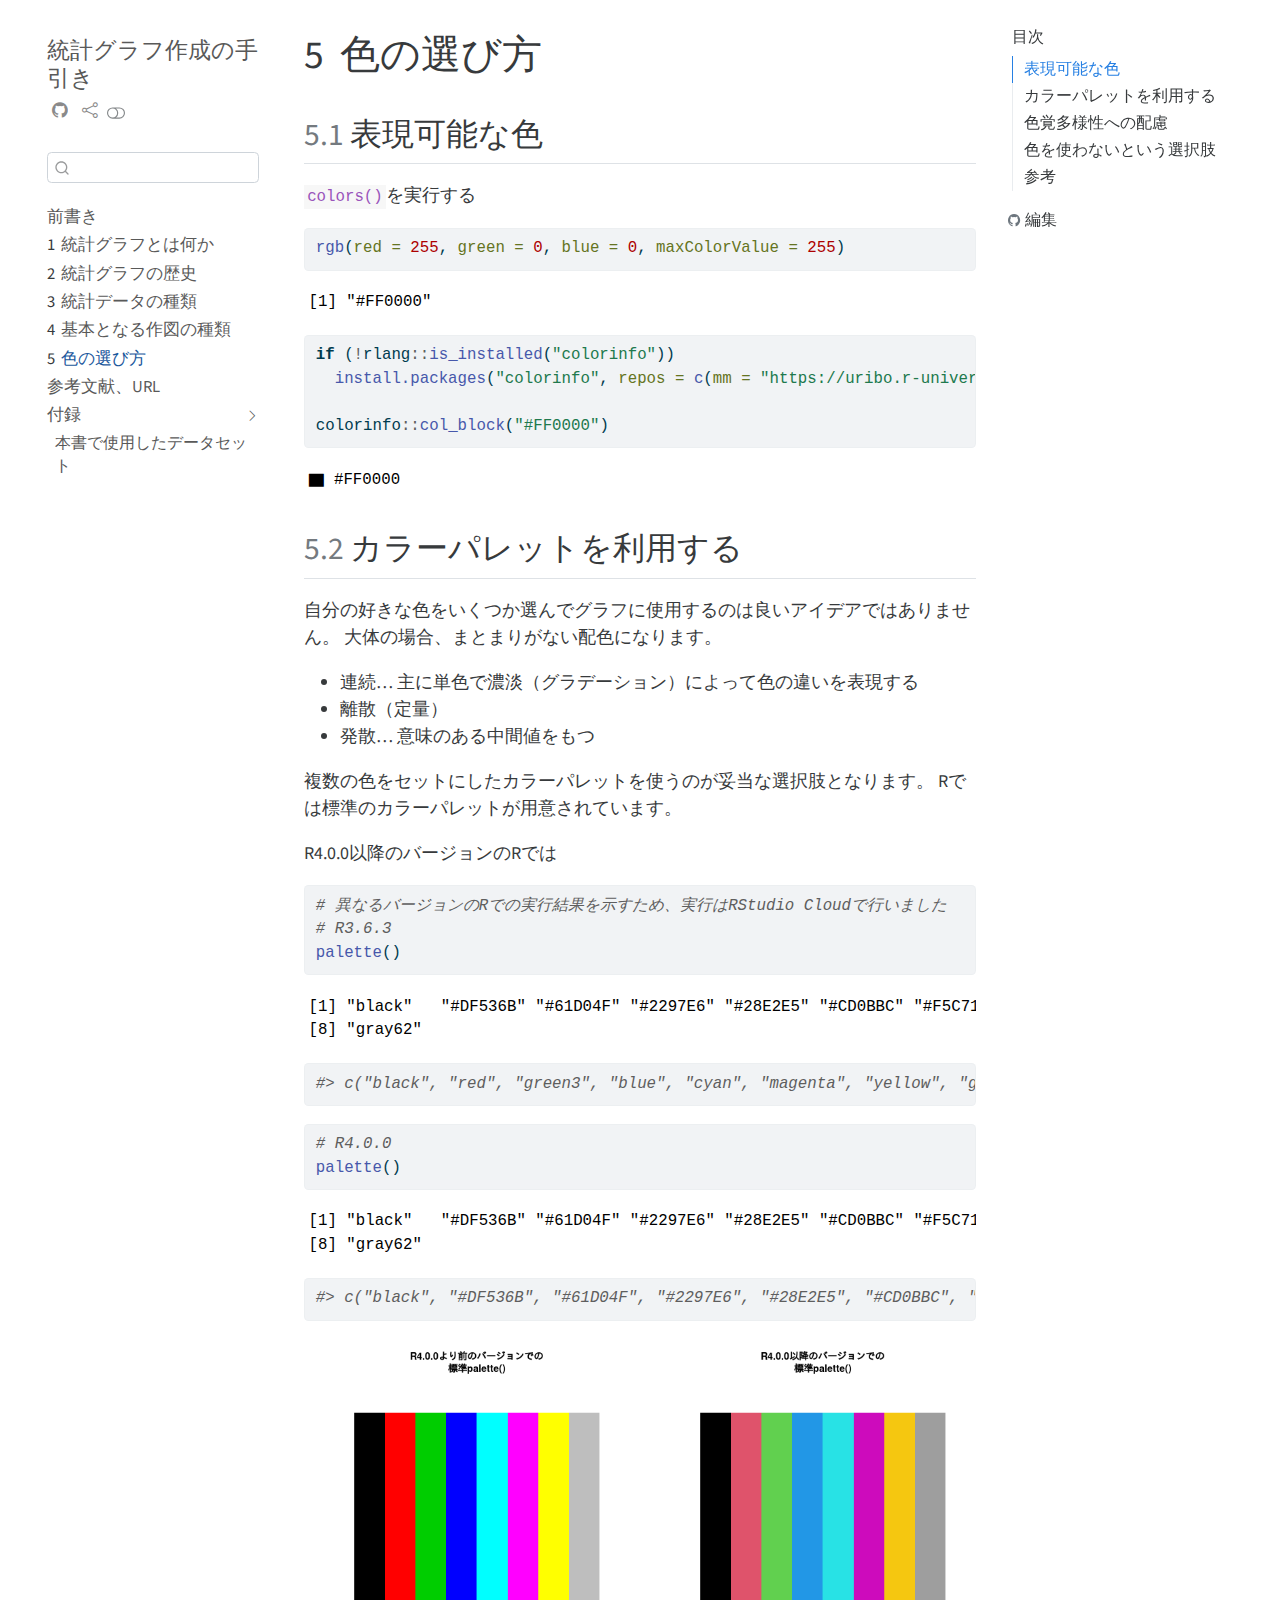
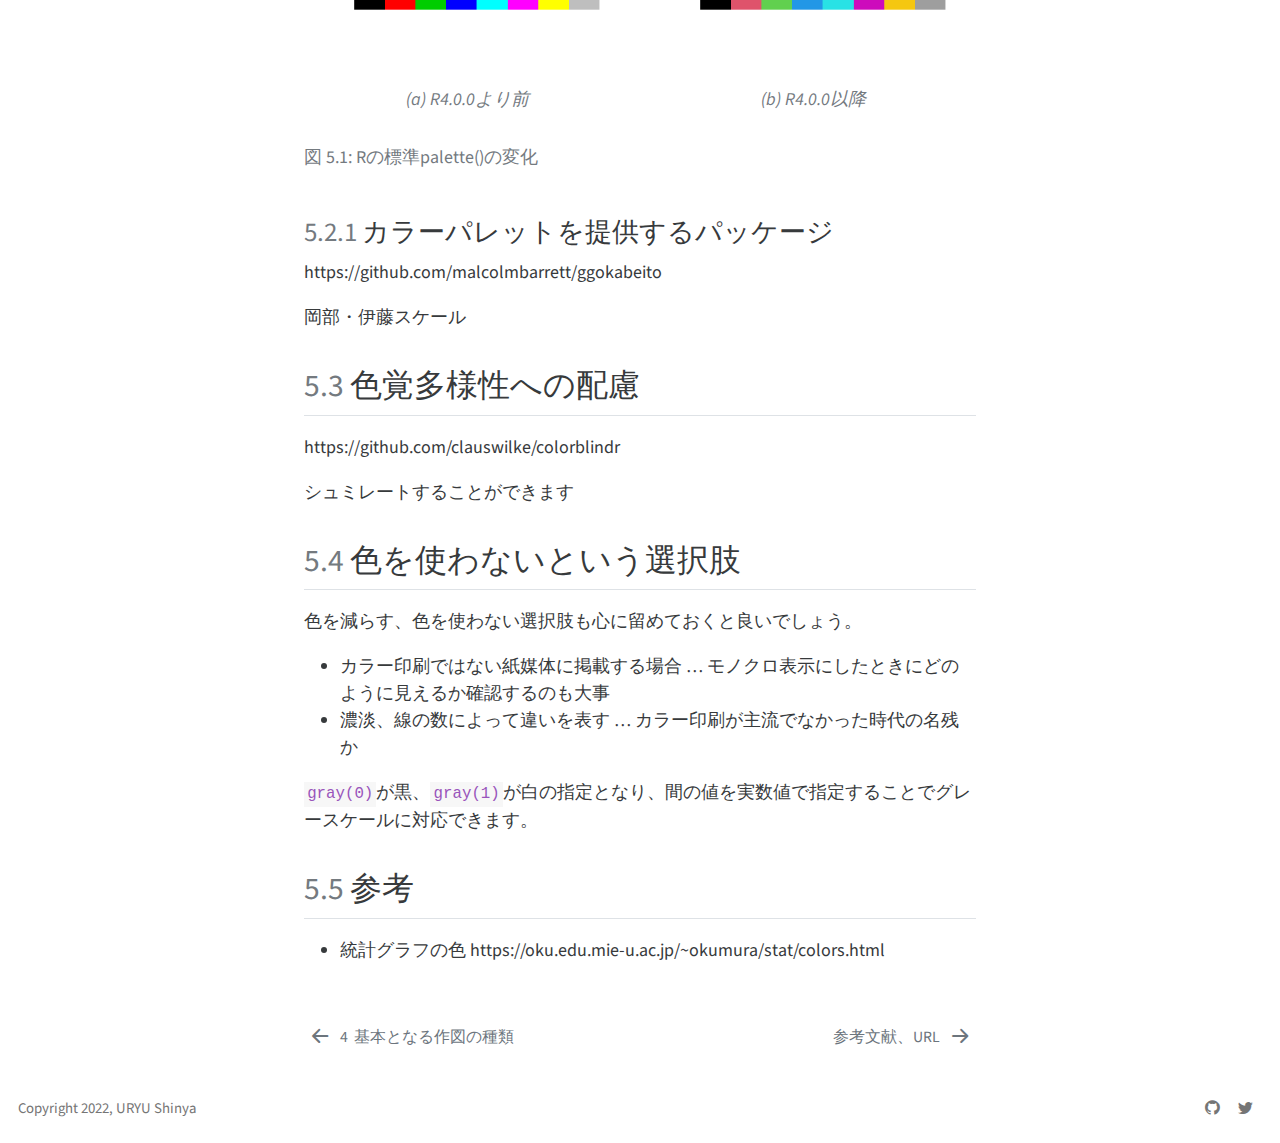
<file: _book/colors.html>
<!DOCTYPE html>
<html xmlns="http://www.w3.org/1999/xhtml" lang="ja" xml:lang="ja"><head>

<meta charset="utf-8">
<meta name="generator" content="quarto-0.9.282">

<meta name="viewport" content="width=device-width, initial-scale=1.0, user-scalable=yes">


<title>統計グラフ作成の手引き - 5&nbsp; 色の選び方</title>
<style>
code{white-space: pre-wrap;}
span.smallcaps{font-variant: small-caps;}
span.underline{text-decoration: underline;}
div.column{display: inline-block; vertical-align: top; width: 50%;}
div.hanging-indent{margin-left: 1.5em; text-indent: -1.5em;}
ul.task-list{list-style: none;}
pre > code.sourceCode { white-space: pre; position: relative; }
pre > code.sourceCode > span { display: inline-block; line-height: 1.25; }
pre > code.sourceCode > span:empty { height: 1.2em; }
.sourceCode { overflow: visible; }
code.sourceCode > span { color: inherit; text-decoration: inherit; }
div.sourceCode { margin: 1em 0; }
pre.sourceCode { margin: 0; }
@media screen {
div.sourceCode { overflow: auto; }
}
@media print {
pre > code.sourceCode { white-space: pre-wrap; }
pre > code.sourceCode > span { text-indent: -5em; padding-left: 5em; }
}
pre.numberSource code
  { counter-reset: source-line 0; }
pre.numberSource code > span
  { position: relative; left: -4em; counter-increment: source-line; }
pre.numberSource code > span > a:first-child::before
  { content: counter(source-line);
    position: relative; left: -1em; text-align: right; vertical-align: baseline;
    border: none; display: inline-block;
    -webkit-touch-callout: none; -webkit-user-select: none;
    -khtml-user-select: none; -moz-user-select: none;
    -ms-user-select: none; user-select: none;
    padding: 0 4px; width: 4em;
    color: #aaaaaa;
  }
pre.numberSource { margin-left: 3em; border-left: 1px solid #aaaaaa;  padding-left: 4px; }
div.sourceCode
  {   }
@media screen {
pre > code.sourceCode > span > a:first-child::before { text-decoration: underline; }
}
code span.al { color: #ff0000; font-weight: bold; } /* Alert */
code span.an { color: #60a0b0; font-weight: bold; font-style: italic; } /* Annotation */
code span.at { color: #7d9029; } /* Attribute */
code span.bn { color: #40a070; } /* BaseN */
code span.bu { } /* BuiltIn */
code span.cf { color: #007020; font-weight: bold; } /* ControlFlow */
code span.ch { color: #4070a0; } /* Char */
code span.cn { color: #880000; } /* Constant */
code span.co { color: #60a0b0; font-style: italic; } /* Comment */
code span.cv { color: #60a0b0; font-weight: bold; font-style: italic; } /* CommentVar */
code span.do { color: #ba2121; font-style: italic; } /* Documentation */
code span.dt { color: #902000; } /* DataType */
code span.dv { color: #40a070; } /* DecVal */
code span.er { color: #ff0000; font-weight: bold; } /* Error */
code span.ex { } /* Extension */
code span.fl { color: #40a070; } /* Float */
code span.fu { color: #06287e; } /* Function */
code span.im { } /* Import */
code span.in { color: #60a0b0; font-weight: bold; font-style: italic; } /* Information */
code span.kw { color: #007020; font-weight: bold; } /* Keyword */
code span.op { color: #666666; } /* Operator */
code span.ot { color: #007020; } /* Other */
code span.pp { color: #bc7a00; } /* Preprocessor */
code span.sc { color: #4070a0; } /* SpecialChar */
code span.ss { color: #bb6688; } /* SpecialString */
code span.st { color: #4070a0; } /* String */
code span.va { color: #19177c; } /* Variable */
code span.vs { color: #4070a0; } /* VerbatimString */
code span.wa { color: #60a0b0; font-weight: bold; font-style: italic; } /* Warning */
</style>

<script src="site_libs/quarto-nav/quarto-nav.js"></script>
<script src="site_libs/quarto-nav/headroom.min.js"></script>
<script src="site_libs/clipboard/clipboard.min.js"></script>
<meta name="quarto:offset" content="./">
<script src="site_libs/quarto-search/autocomplete.umd.js"></script>
<script src="site_libs/quarto-search/fuse.min.js"></script>
<script src="site_libs/quarto-search/quarto-search.js"></script>
<link href="./references.html" rel="next">
<link href="./gallery.html" rel="prev">
<script src="site_libs/quarto-html/quarto.js"></script>
<script src="site_libs/quarto-html/popper.min.js"></script>
<script src="site_libs/quarto-html/tippy.umd.min.js"></script>
<script src="site_libs/quarto-html/anchor.min.js"></script>
<link href="site_libs/quarto-html/tippy.css" rel="stylesheet">
<link class="quarto-color-scheme" id="quarto-text-highlighting-styles" href="site_libs/quarto-html/quarto-syntax-highlighting.css" rel="stylesheet">
<link class="quarto-color-scheme quarto-color-alternate" rel="prefetch" id="quarto-text-highlighting-styles" href="site_libs/quarto-html/quarto-syntax-highlighting-dark.css">
<script src="site_libs/bootstrap/bootstrap.min.js"></script>
<link href="site_libs/bootstrap/bootstrap-icons.css" rel="stylesheet">
<link class="quarto-color-scheme" href="site_libs/bootstrap/bootstrap.min.css" rel="stylesheet">
<link class="quarto-color-scheme quarto-color-alternate" rel="prefetch" href="site_libs/bootstrap/bootstrap-dark.min.css">
<script id="quarto-search-options" type="application/json">{
  "location": "sidebar",
  "copy-button": false,
  "collapse-after": 3,
  "panel-placement": "start",
  "type": "textbox",
  "limit": 20,
  "language": {
    "search-no-results-text": "一致なし",
    "search-matching-documents-text": "一致した文書",
    "search-copy-link-title": "検索へのリンクをコピー",
    "search-hide-matches-text": "追加の検索結果を非表示",
    "search-more-match-text": "追加の検索結果",
    "search-more-matches-text": "追加の検索結果",
    "search-clear-button-title": "消去",
    "search-detached-cancel-button-title": "取消",
    "search-submit-button-title": "検索"
  }
}</script>


</head>

<body class="floating">

<div id="quarto-search-results"></div>
  <header id="quarto-header" class="headroom fixed-top">
  <nav class="quarto-secondary-nav" data-bs-toggle="collapse" data-bs-target="#quarto-sidebar" aria-controls="quarto-sidebar" aria-expanded="false" aria-label="Toggle sidebar navigation" onclick="if (window.quartoToggleHeadroom) { window.quartoToggleHeadroom(); }">
    <div class="container-fluid d-flex justify-content-between">
      <h1 class="quarto-secondary-nav-title"><span class="chapter-number">5</span>&nbsp; <span class="chapter-title">色の選び方</span></h1>
      <button type="button" class="quarto-btn-toggle btn" aria-label="Show secondary navigation">
        <i class="bi bi-chevron-right"></i>
      </button>
    </div>
  </nav>
</header>
<!-- content -->
<div id="quarto-content" class="quarto-container page-columns page-rows-contents page-layout-article">
<!-- sidebar -->
  <nav id="quarto-sidebar" class="sidebar collapse sidebar-navigation floating overflow-auto">
    <div class="pt-lg-2 mt-2 text-left sidebar-header">
    <div class="sidebar-title mb-0 py-0">
      <a href="./">統計グラフ作成の手引き</a> 
        <div class="sidebar-tools-main tools-wide">
    <a href="https://github.com/uribo/statvis" title="Source Code" class="sidebar-tool px-1"><i class="bi bi-github"></i></a>
    <a href="" title="Share" id="sidebar-tool-dropdown-0" class="sidebar-tool dropdown-toggle px-1" data-bs-toggle="dropdown" aria-expanded="false"><i class="bi bi-share"></i></a>
    <ul class="dropdown-menu" aria-labelledby="sidebar-tool-dropdown-0">
        <li>
          <a class="dropdown-item sidebar-tools-main-item" href="https://twitter.com/intent/tweet?url=|url|">
            <i class="bi bi-bi-twitter pe-1"></i>
          Twitter
          </a>
        </li>
        <li>
          <a class="dropdown-item sidebar-tools-main-item" href="https://www.facebook.com/sharer/sharer.php?u=|url|">
            <i class="bi bi-bi-facebook pe-1"></i>
          Facebook
          </a>
        </li>
    </ul>
  <a href="" class="quarto-color-scheme-toggle sidebar-tool" onclick="window.quartoToggleColorScheme(); return false;" title="Toggle dark mode"><i class="bi"></i></a>
</div>
    </div>
      </div>
      <div class="mt-2 flex-shrink-0 align-items-center">
        <div class="sidebar-search">
        <div id="quarto-search" class="" title="Search"></div>
        </div>
      </div>
    <div class="sidebar-menu-container"> 
    <ul class="list-unstyled mt-1">
        <li class="sidebar-item">
  <div class="sidebar-item-container"> 
  <a href="./index.html" class="sidebar-item-text sidebar-link">前書き</a>
  </div>
</li>
        <li class="sidebar-item">
  <div class="sidebar-item-container"> 
  <a href="./intro.html" class="sidebar-item-text sidebar-link"><span class="chapter-number">1</span>&nbsp; <span class="chapter-title">統計グラフとは何か</span></a>
  </div>
</li>
        <li class="sidebar-item">
  <div class="sidebar-item-container"> 
  <a href="./history.html" class="sidebar-item-text sidebar-link"><span class="chapter-number">2</span>&nbsp; <span class="chapter-title">統計グラフの歴史</span></a>
  </div>
</li>
        <li class="sidebar-item">
  <div class="sidebar-item-container"> 
  <a href="./statistical_data.html" class="sidebar-item-text sidebar-link"><span class="chapter-number">3</span>&nbsp; <span class="chapter-title">統計データの種類</span></a>
  </div>
</li>
        <li class="sidebar-item">
  <div class="sidebar-item-container"> 
  <a href="./gallery.html" class="sidebar-item-text sidebar-link"><span class="chapter-number">4</span>&nbsp; <span class="chapter-title">基本となる作図の種類</span></a>
  </div>
</li>
        <li class="sidebar-item">
  <div class="sidebar-item-container"> 
  <a href="./colors.html" class="sidebar-item-text sidebar-link active"><span class="chapter-number">5</span>&nbsp; <span class="chapter-title">色の選び方</span></a>
  </div>
</li>
        <li class="sidebar-item">
  <div class="sidebar-item-container"> 
  <a href="./references.html" class="sidebar-item-text sidebar-link">参考文献、URL</a>
  </div>
</li>
        <li class="sidebar-item sidebar-item-section">
    <div class="sidebar-item-container"> 
        <a class="sidebar-item-text sidebar-link text-start" data-bs-toggle="collapse" data-bs-target="#quarto-sidebar-section-1" aria-expanded="true">付録</a>
      <a class="sidebar-item-toggle text-start" data-bs-toggle="collapse" data-bs-target="#quarto-sidebar-section-1" aria-expanded="true">
        <i class="bi bi-chevron-right ms-2"></i>
      </a>
    </div>
    <ul id="quarto-sidebar-section-1" class="collapse list-unstyled sidebar-section depth1 show">  
        <li class="sidebar-item">
  <div class="sidebar-item-container"> 
  <a href="./datasets.html" class="sidebar-item-text sidebar-link">本書で使用したデータセット</a>
  </div>
</li>
    </ul>
  </li>
    </ul>
    </div>
</nav>
<!-- margin-sidebar -->
    <div id="quarto-margin-sidebar" class="sidebar margin-sidebar">
        <nav id="TOC" role="doc-toc">
    <h2 id="toc-title">目次</h2>
   
  <ul>
  <li><a href="#表現可能な色" id="toc-表現可能な色" class="nav-link active" data-scroll-target="#表現可能な色"> <span class="header-section-number">5.1</span> 表現可能な色</a></li>
  <li><a href="#カラーパレットを利用する" id="toc-カラーパレットを利用する" class="nav-link" data-scroll-target="#カラーパレットを利用する"> <span class="header-section-number">5.2</span> カラーパレットを利用する</a>
  <ul class="collapse">
  <li><a href="#カラーパレットを提供するパッケージ" id="toc-カラーパレットを提供するパッケージ" class="nav-link" data-scroll-target="#カラーパレットを提供するパッケージ"> <span class="header-section-number">5.2.1</span> カラーパレットを提供するパッケージ</a></li>
  </ul></li>
  <li><a href="#色覚多様性への配慮" id="toc-色覚多様性への配慮" class="nav-link" data-scroll-target="#色覚多様性への配慮"> <span class="header-section-number">5.3</span> 色覚多様性への配慮</a></li>
  <li><a href="#色を使わないという選択肢" id="toc-色を使わないという選択肢" class="nav-link" data-scroll-target="#色を使わないという選択肢"> <span class="header-section-number">5.4</span> 色を使わないという選択肢</a></li>
  <li><a href="#参考" id="toc-参考" class="nav-link" data-scroll-target="#参考"> <span class="header-section-number">5.5</span> 参考</a></li>
  </ul>
<div class="toc-actions"><div><i class="bi bi-github"></i></div><div class="action-links"><p><a href="https://github.com/uribo/statvis/edit/main/colors.qmd" class="toc-action">編集</a></p></div></div></nav>
    </div>
<!-- main -->
<main class="content" id="quarto-document-content">

<header id="title-block-header" class="quarto-title-block default">
<div class="quarto-title">
<h1 class="title d-none d-lg-block"><span class="chapter-number">5</span>&nbsp; <span class="chapter-title">色の選び方</span></h1>
</div>





<div class="quarto-title-meta">

    
    
  </div>
  

</header>

<section id="表現可能な色" class="level2" data-number="5.1">
<h2 data-number="5.1" class="anchored" data-anchor-id="表現可能な色"><span class="header-section-number">5.1</span> 表現可能な色</h2>
<p><code>colors()</code>を実行する</p>
<div class="cell">
<div class="sourceCode cell-code" id="cb1"><pre class="sourceCode r code-with-copy"><code class="sourceCode r"><span id="cb1-1"><a href="#cb1-1" aria-hidden="true" tabindex="-1"></a><span class="fu">rgb</span>(<span class="at">red =</span> <span class="dv">255</span>, <span class="at">green =</span> <span class="dv">0</span>, <span class="at">blue =</span> <span class="dv">0</span>, <span class="at">maxColorValue =</span> <span class="dv">255</span>)</span></code><button title="コピー" class="code-copy-button"><i class="bi"></i></button></pre></div>
<div class="cell-output cell-output-stdout">
<pre><code>[1] "#FF0000"</code></pre>
</div>
</div>
<div class="cell">
<div class="sourceCode cell-code" id="cb3"><pre class="sourceCode r code-with-copy"><code class="sourceCode r"><span id="cb3-1"><a href="#cb3-1" aria-hidden="true" tabindex="-1"></a><span class="cf">if</span> (<span class="sc">!</span>rlang<span class="sc">::</span><span class="fu">is_installed</span>(<span class="st">"colorinfo"</span>))</span>
<span id="cb3-2"><a href="#cb3-2" aria-hidden="true" tabindex="-1"></a>  <span class="fu">install.packages</span>(<span class="st">"colorinfo"</span>, <span class="at">repos =</span> <span class="fu">c</span>(<span class="at">mm =</span> <span class="st">"https://uribo.r-universe.dev"</span>, <span class="fu">getOption</span>(<span class="st">"repos"</span>)))</span>
<span id="cb3-3"><a href="#cb3-3" aria-hidden="true" tabindex="-1"></a></span>
<span id="cb3-4"><a href="#cb3-4" aria-hidden="true" tabindex="-1"></a>colorinfo<span class="sc">::</span><span class="fu">col_block</span>(<span class="st">"#FF0000"</span>)</span></code><button title="コピー" class="code-copy-button"><i class="bi"></i></button></pre></div>
<div class="cell-output cell-output-stdout">
<pre><code>▇ #FF0000</code></pre>
</div>
</div>
</section>
<section id="カラーパレットを利用する" class="level2" data-number="5.2">
<h2 data-number="5.2" class="anchored" data-anchor-id="カラーパレットを利用する"><span class="header-section-number">5.2</span> カラーパレットを利用する</h2>
<p>自分の好きな色をいくつか選んでグラフに使用するのは良いアイデアではありません。 大体の場合、まとまりがない配色になります。</p>
<ul>
<li>連続… 主に単色で濃淡（グラデーション）によって色の違いを表現する</li>
<li>離散（定量）</li>
<li>発散… 意味のある中間値をもつ</li>
</ul>
<p>複数の色をセットにしたカラーパレットを使うのが妥当な選択肢となります。 Rでは標準のカラーパレットが用意されています。</p>
<p>R4.0.0以降のバージョンのRでは</p>
<div class="cell">
<div class="sourceCode cell-code" id="cb5"><pre class="sourceCode r code-with-copy"><code class="sourceCode r"><span id="cb5-1"><a href="#cb5-1" aria-hidden="true" tabindex="-1"></a><span class="co"># 異なるバージョンのRでの実行結果を示すため、実行はRStudio Cloudで行いました</span></span>
<span id="cb5-2"><a href="#cb5-2" aria-hidden="true" tabindex="-1"></a><span class="co"># R3.6.3</span></span>
<span id="cb5-3"><a href="#cb5-3" aria-hidden="true" tabindex="-1"></a><span class="fu">palette</span>()</span></code><button title="コピー" class="code-copy-button"><i class="bi"></i></button></pre></div>
<div class="cell-output cell-output-stdout">
<pre><code>[1] "black"   "#DF536B" "#61D04F" "#2297E6" "#28E2E5" "#CD0BBC" "#F5C710"
[8] "gray62" </code></pre>
</div>
<div class="sourceCode cell-code" id="cb7"><pre class="sourceCode r code-with-copy"><code class="sourceCode r"><span id="cb7-1"><a href="#cb7-1" aria-hidden="true" tabindex="-1"></a><span class="co">#&gt; c("black", "red", "green3", "blue", "cyan", "magenta", "yellow", "gray")</span></span></code><button title="コピー" class="code-copy-button"><i class="bi"></i></button></pre></div>
</div>
<div class="cell">
<div class="sourceCode cell-code" id="cb8"><pre class="sourceCode r code-with-copy"><code class="sourceCode r"><span id="cb8-1"><a href="#cb8-1" aria-hidden="true" tabindex="-1"></a><span class="co"># R4.0.0</span></span>
<span id="cb8-2"><a href="#cb8-2" aria-hidden="true" tabindex="-1"></a><span class="fu">palette</span>()</span></code><button title="コピー" class="code-copy-button"><i class="bi"></i></button></pre></div>
<div class="cell-output cell-output-stdout">
<pre><code>[1] "black"   "#DF536B" "#61D04F" "#2297E6" "#28E2E5" "#CD0BBC" "#F5C710"
[8] "gray62" </code></pre>
</div>
<div class="sourceCode cell-code" id="cb10"><pre class="sourceCode r code-with-copy"><code class="sourceCode r"><span id="cb10-1"><a href="#cb10-1" aria-hidden="true" tabindex="-1"></a><span class="co">#&gt; c("black", "#DF536B", "#61D04F", "#2297E6", "#28E2E5", "#CD0BBC", "#F5C710", "gray62")</span></span></code><button title="コピー" class="code-copy-button"><i class="bi"></i></button></pre></div>
</div>
<div class="cell">

</div>
<div class="quarto-layout-panel">
<figure class="figure">
<div class="quarto-layout-row quarto-layout-valign-top">
<div class="quarto-layout-cell quarto-layout-cell-subref" style="flex-basis: 50.0%;justify-content: center;">
<div id="fig-palette-old" class="quarto-figure quarto-figure-center anchored">
<figure class="figure">
<p><img src="figures/palette_old.png" class="img-fluid figure-img" data-ref-parent="fig-elephants"></p>
<p></p><figcaption aria-hidden="true" class="figure-caption">(a) R4.0.0より前</figcaption><p></p>
</figure>
</div>
</div>
<div class="quarto-layout-cell quarto-layout-cell-subref" style="flex-basis: 50.0%;justify-content: center;">
<div id="fig-palette_current" class="quarto-figure quarto-figure-center anchored">
<figure class="figure">
<p><img src="figures/palette_current.png" class="img-fluid figure-img" data-ref-parent="fig-elephants"></p>
<p></p><figcaption aria-hidden="true" class="figure-caption">(b) R4.0.0以降</figcaption><p></p>
</figure>
</div>
</div>
</div>
<p></p><figcaption aria-hidden="true" class="figure-caption">図 5.1: Rの標準palette()の変化</figcaption><p></p>
</figure>
</div>
<section id="カラーパレットを提供するパッケージ" class="level3" data-number="5.2.1">
<h3 data-number="5.2.1" class="anchored" data-anchor-id="カラーパレットを提供するパッケージ"><span class="header-section-number">5.2.1</span> カラーパレットを提供するパッケージ</h3>
<p>https://github.com/malcolmbarrett/ggokabeito</p>
<p>岡部・伊藤スケール</p>
</section>
</section>
<section id="色覚多様性への配慮" class="level2" data-number="5.3">
<h2 data-number="5.3" class="anchored" data-anchor-id="色覚多様性への配慮"><span class="header-section-number">5.3</span> 色覚多様性への配慮</h2>
<p>https://github.com/clauswilke/colorblindr</p>
<p>シュミレートすることができます</p>
</section>
<section id="色を使わないという選択肢" class="level2" data-number="5.4">
<h2 data-number="5.4" class="anchored" data-anchor-id="色を使わないという選択肢"><span class="header-section-number">5.4</span> 色を使わないという選択肢</h2>
<p>色を減らす、色を使わない選択肢も心に留めておくと良いでしょう。</p>
<ul>
<li>カラー印刷ではない紙媒体に掲載する場合 … モノクロ表示にしたときにどのように見えるか確認するのも大事</li>
<li>濃淡、線の数によって違いを表す … カラー印刷が主流でなかった時代の名残か</li>
</ul>
<p><code>gray(0)</code>が黒、<code>gray(1)</code>が白の指定となり、間の値を実数値で指定することでグレースケールに対応できます。</p>
</section>
<section id="参考" class="level2" data-number="5.5">
<h2 data-number="5.5" class="anchored" data-anchor-id="参考"><span class="header-section-number">5.5</span> 参考</h2>
<ul>
<li>統計グラフの色 https://oku.edu.mie-u.ac.jp/~okumura/stat/colors.html</li>
</ul>


</section>

</main> <!-- /main -->
<script type="application/javascript">
window.document.addEventListener("DOMContentLoaded", function (event) {
  const disableStylesheet = (stylesheets) => {
    for (let i=0; i < stylesheets.length; i++) {
      const stylesheet = stylesheets[i];
      stylesheet.rel = 'prefetch';
    }
  }
  const enableStylesheet = (stylesheets) => {
    for (let i=0; i < stylesheets.length; i++) {
      const stylesheet = stylesheets[i];
      stylesheet.rel = 'stylesheet';
    }
  }
  const manageTransitions = (selector, allowTransitions) => {
    const els = window.document.querySelectorAll(selector);
    for (let i=0; i < els.length; i++) {
      const el = els[i];
      if (allowTransitions) {
        el.classList.remove('notransition');
      } else {
        el.classList.add('notransition');
      }
    }
  }
  const toggleColorMode = (alternate) => {
    // Switch the stylesheets
    const alternateStylesheets = window.document.querySelectorAll('link.quarto-color-scheme.quarto-color-alternate');
    manageTransitions('#quarto-margin-sidebar .nav-link', false);
    if (alternate) {
      enableStylesheet(alternateStylesheets);
    } else {
      disableStylesheet(alternateStylesheets);
    }
    manageTransitions('#quarto-margin-sidebar .nav-link', true);
    // Switch the toggles
    const toggles = window.document.querySelectorAll('.quarto-color-scheme-toggle');
    for (let i=0; i < toggles.length; i++) {
      const toggle = toggles[i];
      if (toggle) {
        if (alternate) {
          toggle.classList.add("alternate");     
        } else {
          toggle.classList.remove("alternate");
        }
      }
    }
  }
  const isFileUrl = () => { 
    return window.location.protocol === 'file:';
  }
  const hasAlternateSentinel = () => {  
    let styleSentinel = getColorSchemeSentinel();
    if (styleSentinel !== null) {
      return styleSentinel === "alternate";
    } else {
      return false;
    }
  }
  const setStyleSentinel = (alternate) => {
    const value = alternate ? "alternate" : "default";
    if (!isFileUrl()) {
      window.localStorage.setItem("quarto-color-scheme", value);
    } else {
      localAlternateSentinel = value;
    }
  }
  const getColorSchemeSentinel = () => {
    if (!isFileUrl()) {
      const storageValue = window.localStorage.getItem("quarto-color-scheme");
      return storageValue != null ? storageValue : localAlternateSentinel;
    } else {
      return localAlternateSentinel;
    }
  }
  let localAlternateSentinel = 'default';
  // Dark / light mode switch
  window.quartoToggleColorScheme = () => {
    // Read the current dark / light value 
    let toAlternate = !hasAlternateSentinel();
    toggleColorMode(toAlternate);
    setStyleSentinel(toAlternate);
  };
  // Ensure there is a toggle, if there isn't float one in the top right
  if (window.document.querySelector('.quarto-color-scheme-toggle') === null) {
    const a = window.document.createElement('a');
    a.classList.add('top-right');
    a.classList.add('quarto-color-scheme-toggle');
    a.href = "";
    a.onclick = function() { try { window.quartoToggleColorScheme(); } catch {} return false; };
    const i = window.document.createElement("i");
    i.classList.add('bi');
    a.appendChild(i);
    window.document.body.appendChild(a);
  }
  // Switch to dark mode if need be
  if (hasAlternateSentinel()) {
    toggleColorMode(true);
  } 
  const icon = "";
  const anchorJS = new window.AnchorJS();
  anchorJS.options = {
    placement: 'right',
    icon: icon
  };
  anchorJS.add('.anchored');
  const clipboard = new window.ClipboardJS('.code-copy-button', {
    target: function(trigger) {
      return trigger.previousElementSibling;
    }
  });
  clipboard.on('success', function(e) {
    // button target
    const button = e.trigger;
    // don't keep focus
    button.blur();
    // flash "checked"
    button.classList.add('code-copy-button-checked');
    var currentTitle = button.getAttribute("title");
    button.setAttribute("title", "完了");
    setTimeout(function() {
      button.setAttribute("title", currentTitle);
      button.classList.remove('code-copy-button-checked');
    }, 1000);
    // clear code selection
    e.clearSelection();
  });
  function tippyHover(el, contentFn) {
    const config = {
      allowHTML: true,
      content: contentFn,
      maxWidth: 500,
      delay: 100,
      arrow: false,
      appendTo: function(el) {
          return el.parentElement;
      },
      interactive: true,
      interactiveBorder: 10,
      theme: 'quarto',
      placement: 'bottom-start'
    };
    window.tippy(el, config); 
  }
  const noterefs = window.document.querySelectorAll('a[role="doc-noteref"]');
  for (var i=0; i<noterefs.length; i++) {
    const ref = noterefs[i];
    tippyHover(ref, function() {
      let href = ref.getAttribute('href');
      try { href = new URL(href).hash; } catch {}
      const id = href.replace(/^#\/?/, "");
      const note = window.document.getElementById(id);
      return note.innerHTML;
    });
  }
  var bibliorefs = window.document.querySelectorAll('a[role="doc-biblioref"]');
  for (var i=0; i<bibliorefs.length; i++) {
    const ref = bibliorefs[i];
    const cites = ref.parentNode.getAttribute('data-cites').split(' ');
    tippyHover(ref, function() {
      var popup = window.document.createElement('div');
      cites.forEach(function(cite) {
        var citeDiv = window.document.createElement('div');
        citeDiv.classList.add('hanging-indent');
        citeDiv.classList.add('csl-entry');
        var biblioDiv = window.document.getElementById('ref-' + cite);
        if (biblioDiv) {
          citeDiv.innerHTML = biblioDiv.innerHTML;
        }
        popup.appendChild(citeDiv);
      });
      return popup.innerHTML;
    });
  }
});
</script>
<nav class="page-navigation">
  <div class="nav-page nav-page-previous">
      <a href="./gallery.html" class="pagination-link">
        <i class="bi bi-arrow-left-short"></i> <span class="nav-page-text"><span class="chapter-number">4</span>&nbsp; <span class="chapter-title">基本となる作図の種類</span></span>
      </a>          
  </div>
  <div class="nav-page nav-page-next">
      <a href="./references.html" class="pagination-link">
        <span class="nav-page-text">参考文献、URL</span> <i class="bi bi-arrow-right-short"></i>
      </a>
  </div>
</nav>
</div> <!-- /content -->
<footer class="footer">
  <div class="nav-footer">
    <div class="nav-footer-left">Copyright 2022, URYU Shinya</div>   
    <div class="nav-footer-right">
      <ul class="footer-items list-unstyled">
    <li class="nav-item compact">
    <a class="nav-link" href="https://github.com/uribo">
      <i class="bi bi-github" role="img">
</i> 
    </a>
  </li>  
    <li class="nav-item compact">
    <a class="nav-link" href="https://twitter.com/u_ribo">
      <i class="bi bi-twitter" role="img">
</i> 
    </a>
  </li>  
</ul>
    </div>
  </div>
</footer>



</body></html>
</file>
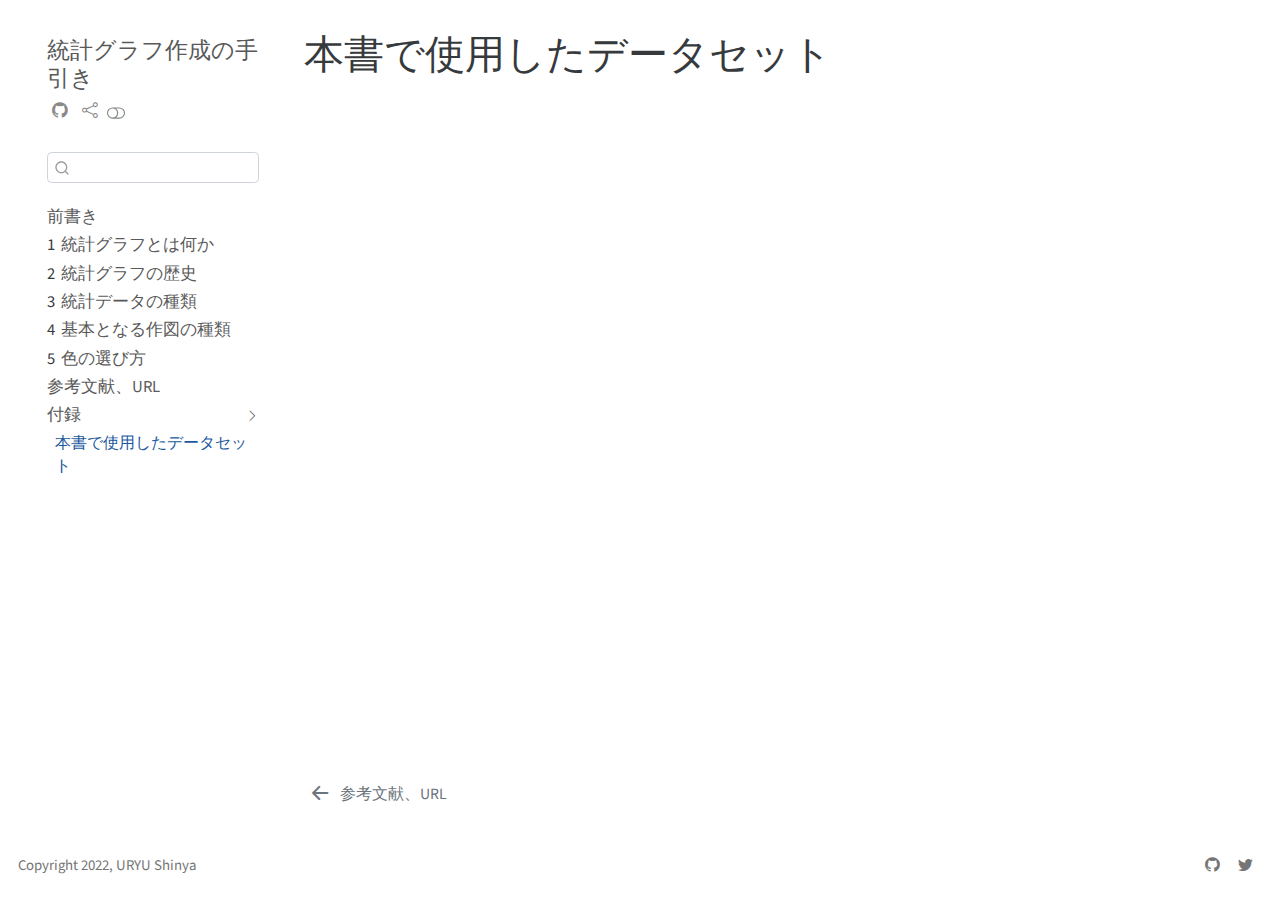
<file: _book/datasets.html>
<!DOCTYPE html>
<html xmlns="http://www.w3.org/1999/xhtml" lang="ja" xml:lang="ja"><head>

<meta charset="utf-8">
<meta name="generator" content="quarto-0.9.282">

<meta name="viewport" content="width=device-width, initial-scale=1.0, user-scalable=yes">


<title>統計グラフ作成の手引き - 本書で使用したデータセット</title>
<style>
code{white-space: pre-wrap;}
span.smallcaps{font-variant: small-caps;}
span.underline{text-decoration: underline;}
div.column{display: inline-block; vertical-align: top; width: 50%;}
div.hanging-indent{margin-left: 1.5em; text-indent: -1.5em;}
ul.task-list{list-style: none;}
</style>

<script src="site_libs/quarto-nav/quarto-nav.js"></script>
<script src="site_libs/quarto-nav/headroom.min.js"></script>
<script src="site_libs/clipboard/clipboard.min.js"></script>
<meta name="quarto:offset" content="./">
<script src="site_libs/quarto-search/autocomplete.umd.js"></script>
<script src="site_libs/quarto-search/fuse.min.js"></script>
<script src="site_libs/quarto-search/quarto-search.js"></script>
<link href="./references.html" rel="prev">
<script src="site_libs/quarto-html/quarto.js"></script>
<script src="site_libs/quarto-html/popper.min.js"></script>
<script src="site_libs/quarto-html/tippy.umd.min.js"></script>
<script src="site_libs/quarto-html/anchor.min.js"></script>
<link href="site_libs/quarto-html/tippy.css" rel="stylesheet">
<link class="quarto-color-scheme" id="quarto-text-highlighting-styles" href="site_libs/quarto-html/quarto-syntax-highlighting.css" rel="stylesheet">
<link class="quarto-color-scheme quarto-color-alternate" rel="prefetch" id="quarto-text-highlighting-styles" href="site_libs/quarto-html/quarto-syntax-highlighting-dark.css">
<script src="site_libs/bootstrap/bootstrap.min.js"></script>
<link href="site_libs/bootstrap/bootstrap-icons.css" rel="stylesheet">
<link class="quarto-color-scheme" href="site_libs/bootstrap/bootstrap.min.css" rel="stylesheet">
<link class="quarto-color-scheme quarto-color-alternate" rel="prefetch" href="site_libs/bootstrap/bootstrap-dark.min.css">
<script id="quarto-search-options" type="application/json">{
  "location": "sidebar",
  "copy-button": false,
  "collapse-after": 3,
  "panel-placement": "start",
  "type": "textbox",
  "limit": 20,
  "language": {
    "search-no-results-text": "一致なし",
    "search-matching-documents-text": "一致した文書",
    "search-copy-link-title": "検索へのリンクをコピー",
    "search-hide-matches-text": "追加の検索結果を非表示",
    "search-more-match-text": "追加の検索結果",
    "search-more-matches-text": "追加の検索結果",
    "search-clear-button-title": "消去",
    "search-detached-cancel-button-title": "取消",
    "search-submit-button-title": "検索"
  }
}</script>


</head>

<body class="floating">

<div id="quarto-search-results"></div>
  <header id="quarto-header" class="headroom fixed-top">
  <nav class="quarto-secondary-nav" data-bs-toggle="collapse" data-bs-target="#quarto-sidebar" aria-controls="quarto-sidebar" aria-expanded="false" aria-label="Toggle sidebar navigation" onclick="if (window.quartoToggleHeadroom) { window.quartoToggleHeadroom(); }">
    <div class="container-fluid d-flex justify-content-between">
      <h1 class="quarto-secondary-nav-title">本書で使用したデータセット</h1>
      <button type="button" class="quarto-btn-toggle btn" aria-label="Show secondary navigation">
        <i class="bi bi-chevron-right"></i>
      </button>
    </div>
  </nav>
</header>
<!-- content -->
<div id="quarto-content" class="quarto-container page-columns page-rows-contents page-layout-article">
<!-- sidebar -->
  <nav id="quarto-sidebar" class="sidebar collapse sidebar-navigation floating overflow-auto">
    <div class="pt-lg-2 mt-2 text-left sidebar-header">
    <div class="sidebar-title mb-0 py-0">
      <a href="./">統計グラフ作成の手引き</a> 
        <div class="sidebar-tools-main tools-wide">
    <a href="https://github.com/uribo/statvis" title="Source Code" class="sidebar-tool px-1"><i class="bi bi-github"></i></a>
    <a href="" title="Share" id="sidebar-tool-dropdown-0" class="sidebar-tool dropdown-toggle px-1" data-bs-toggle="dropdown" aria-expanded="false"><i class="bi bi-share"></i></a>
    <ul class="dropdown-menu" aria-labelledby="sidebar-tool-dropdown-0">
        <li>
          <a class="dropdown-item sidebar-tools-main-item" href="https://twitter.com/intent/tweet?url=|url|">
            <i class="bi bi-bi-twitter pe-1"></i>
          Twitter
          </a>
        </li>
        <li>
          <a class="dropdown-item sidebar-tools-main-item" href="https://www.facebook.com/sharer/sharer.php?u=|url|">
            <i class="bi bi-bi-facebook pe-1"></i>
          Facebook
          </a>
        </li>
    </ul>
  <a href="" class="quarto-color-scheme-toggle sidebar-tool" onclick="window.quartoToggleColorScheme(); return false;" title="Toggle dark mode"><i class="bi"></i></a>
</div>
    </div>
      </div>
      <div class="mt-2 flex-shrink-0 align-items-center">
        <div class="sidebar-search">
        <div id="quarto-search" class="" title="Search"></div>
        </div>
      </div>
    <div class="sidebar-menu-container"> 
    <ul class="list-unstyled mt-1">
        <li class="sidebar-item">
  <div class="sidebar-item-container"> 
  <a href="./index.html" class="sidebar-item-text sidebar-link">前書き</a>
  </div>
</li>
        <li class="sidebar-item">
  <div class="sidebar-item-container"> 
  <a href="./intro.html" class="sidebar-item-text sidebar-link"><span class="chapter-number">1</span>&nbsp; <span class="chapter-title">統計グラフとは何か</span></a>
  </div>
</li>
        <li class="sidebar-item">
  <div class="sidebar-item-container"> 
  <a href="./history.html" class="sidebar-item-text sidebar-link"><span class="chapter-number">2</span>&nbsp; <span class="chapter-title">統計グラフの歴史</span></a>
  </div>
</li>
        <li class="sidebar-item">
  <div class="sidebar-item-container"> 
  <a href="./statistical_data.html" class="sidebar-item-text sidebar-link"><span class="chapter-number">3</span>&nbsp; <span class="chapter-title">統計データの種類</span></a>
  </div>
</li>
        <li class="sidebar-item">
  <div class="sidebar-item-container"> 
  <a href="./gallery.html" class="sidebar-item-text sidebar-link"><span class="chapter-number">4</span>&nbsp; <span class="chapter-title">基本となる作図の種類</span></a>
  </div>
</li>
        <li class="sidebar-item">
  <div class="sidebar-item-container"> 
  <a href="./colors.html" class="sidebar-item-text sidebar-link"><span class="chapter-number">5</span>&nbsp; <span class="chapter-title">色の選び方</span></a>
  </div>
</li>
        <li class="sidebar-item">
  <div class="sidebar-item-container"> 
  <a href="./references.html" class="sidebar-item-text sidebar-link">参考文献、URL</a>
  </div>
</li>
        <li class="sidebar-item sidebar-item-section">
    <div class="sidebar-item-container"> 
        <a class="sidebar-item-text sidebar-link text-start" data-bs-toggle="collapse" data-bs-target="#quarto-sidebar-section-1" aria-expanded="true">付録</a>
      <a class="sidebar-item-toggle text-start" data-bs-toggle="collapse" data-bs-target="#quarto-sidebar-section-1" aria-expanded="true">
        <i class="bi bi-chevron-right ms-2"></i>
      </a>
    </div>
    <ul id="quarto-sidebar-section-1" class="collapse list-unstyled sidebar-section depth1 show">  
        <li class="sidebar-item">
  <div class="sidebar-item-container"> 
  <a href="./datasets.html" class="sidebar-item-text sidebar-link active">本書で使用したデータセット</a>
  </div>
</li>
    </ul>
  </li>
    </ul>
    </div>
</nav>
<!-- margin-sidebar -->
    <div id="quarto-margin-sidebar" class="sidebar margin-sidebar">
        
    </div>
<!-- main -->
<main class="content" id="quarto-document-content">

<header id="title-block-header" class="quarto-title-block default">
<div class="quarto-title">
<h1 class="title d-none d-lg-block">本書で使用したデータセット</h1>
</div>





<div class="quarto-title-meta">

    
    
  </div>
  

</header>




</main> <!-- /main -->
<script type="application/javascript">
window.document.addEventListener("DOMContentLoaded", function (event) {
  const disableStylesheet = (stylesheets) => {
    for (let i=0; i < stylesheets.length; i++) {
      const stylesheet = stylesheets[i];
      stylesheet.rel = 'prefetch';
    }
  }
  const enableStylesheet = (stylesheets) => {
    for (let i=0; i < stylesheets.length; i++) {
      const stylesheet = stylesheets[i];
      stylesheet.rel = 'stylesheet';
    }
  }
  const manageTransitions = (selector, allowTransitions) => {
    const els = window.document.querySelectorAll(selector);
    for (let i=0; i < els.length; i++) {
      const el = els[i];
      if (allowTransitions) {
        el.classList.remove('notransition');
      } else {
        el.classList.add('notransition');
      }
    }
  }
  const toggleColorMode = (alternate) => {
    // Switch the stylesheets
    const alternateStylesheets = window.document.querySelectorAll('link.quarto-color-scheme.quarto-color-alternate');
    manageTransitions('#quarto-margin-sidebar .nav-link', false);
    if (alternate) {
      enableStylesheet(alternateStylesheets);
    } else {
      disableStylesheet(alternateStylesheets);
    }
    manageTransitions('#quarto-margin-sidebar .nav-link', true);
    // Switch the toggles
    const toggles = window.document.querySelectorAll('.quarto-color-scheme-toggle');
    for (let i=0; i < toggles.length; i++) {
      const toggle = toggles[i];
      if (toggle) {
        if (alternate) {
          toggle.classList.add("alternate");     
        } else {
          toggle.classList.remove("alternate");
        }
      }
    }
  }
  const isFileUrl = () => { 
    return window.location.protocol === 'file:';
  }
  const hasAlternateSentinel = () => {  
    let styleSentinel = getColorSchemeSentinel();
    if (styleSentinel !== null) {
      return styleSentinel === "alternate";
    } else {
      return false;
    }
  }
  const setStyleSentinel = (alternate) => {
    const value = alternate ? "alternate" : "default";
    if (!isFileUrl()) {
      window.localStorage.setItem("quarto-color-scheme", value);
    } else {
      localAlternateSentinel = value;
    }
  }
  const getColorSchemeSentinel = () => {
    if (!isFileUrl()) {
      const storageValue = window.localStorage.getItem("quarto-color-scheme");
      return storageValue != null ? storageValue : localAlternateSentinel;
    } else {
      return localAlternateSentinel;
    }
  }
  let localAlternateSentinel = 'default';
  // Dark / light mode switch
  window.quartoToggleColorScheme = () => {
    // Read the current dark / light value 
    let toAlternate = !hasAlternateSentinel();
    toggleColorMode(toAlternate);
    setStyleSentinel(toAlternate);
  };
  // Ensure there is a toggle, if there isn't float one in the top right
  if (window.document.querySelector('.quarto-color-scheme-toggle') === null) {
    const a = window.document.createElement('a');
    a.classList.add('top-right');
    a.classList.add('quarto-color-scheme-toggle');
    a.href = "";
    a.onclick = function() { try { window.quartoToggleColorScheme(); } catch {} return false; };
    const i = window.document.createElement("i");
    i.classList.add('bi');
    a.appendChild(i);
    window.document.body.appendChild(a);
  }
  // Switch to dark mode if need be
  if (hasAlternateSentinel()) {
    toggleColorMode(true);
  } 
  const icon = "";
  const anchorJS = new window.AnchorJS();
  anchorJS.options = {
    placement: 'right',
    icon: icon
  };
  anchorJS.add('.anchored');
  const clipboard = new window.ClipboardJS('.code-copy-button', {
    target: function(trigger) {
      return trigger.previousElementSibling;
    }
  });
  clipboard.on('success', function(e) {
    // button target
    const button = e.trigger;
    // don't keep focus
    button.blur();
    // flash "checked"
    button.classList.add('code-copy-button-checked');
    var currentTitle = button.getAttribute("title");
    button.setAttribute("title", "完了");
    setTimeout(function() {
      button.setAttribute("title", currentTitle);
      button.classList.remove('code-copy-button-checked');
    }, 1000);
    // clear code selection
    e.clearSelection();
  });
  function tippyHover(el, contentFn) {
    const config = {
      allowHTML: true,
      content: contentFn,
      maxWidth: 500,
      delay: 100,
      arrow: false,
      appendTo: function(el) {
          return el.parentElement;
      },
      interactive: true,
      interactiveBorder: 10,
      theme: 'quarto',
      placement: 'bottom-start'
    };
    window.tippy(el, config); 
  }
  const noterefs = window.document.querySelectorAll('a[role="doc-noteref"]');
  for (var i=0; i<noterefs.length; i++) {
    const ref = noterefs[i];
    tippyHover(ref, function() {
      let href = ref.getAttribute('href');
      try { href = new URL(href).hash; } catch {}
      const id = href.replace(/^#\/?/, "");
      const note = window.document.getElementById(id);
      return note.innerHTML;
    });
  }
  var bibliorefs = window.document.querySelectorAll('a[role="doc-biblioref"]');
  for (var i=0; i<bibliorefs.length; i++) {
    const ref = bibliorefs[i];
    const cites = ref.parentNode.getAttribute('data-cites').split(' ');
    tippyHover(ref, function() {
      var popup = window.document.createElement('div');
      cites.forEach(function(cite) {
        var citeDiv = window.document.createElement('div');
        citeDiv.classList.add('hanging-indent');
        citeDiv.classList.add('csl-entry');
        var biblioDiv = window.document.getElementById('ref-' + cite);
        if (biblioDiv) {
          citeDiv.innerHTML = biblioDiv.innerHTML;
        }
        popup.appendChild(citeDiv);
      });
      return popup.innerHTML;
    });
  }
});
</script>
<nav class="page-navigation">
  <div class="nav-page nav-page-previous">
      <a href="./references.html" class="pagination-link">
        <i class="bi bi-arrow-left-short"></i> <span class="nav-page-text">参考文献、URL</span>
      </a>          
  </div>
  <div class="nav-page nav-page-next">
  </div>
</nav>
</div> <!-- /content -->
<footer class="footer">
  <div class="nav-footer">
    <div class="nav-footer-left">Copyright 2022, URYU Shinya</div>   
    <div class="nav-footer-right">
      <ul class="footer-items list-unstyled">
    <li class="nav-item compact">
    <a class="nav-link" href="https://github.com/uribo">
      <i class="bi bi-github" role="img">
</i> 
    </a>
  </li>  
    <li class="nav-item compact">
    <a class="nav-link" href="https://twitter.com/u_ribo">
      <i class="bi bi-twitter" role="img">
</i> 
    </a>
  </li>  
</ul>
    </div>
  </div>
</footer>



</body></html>
</file>
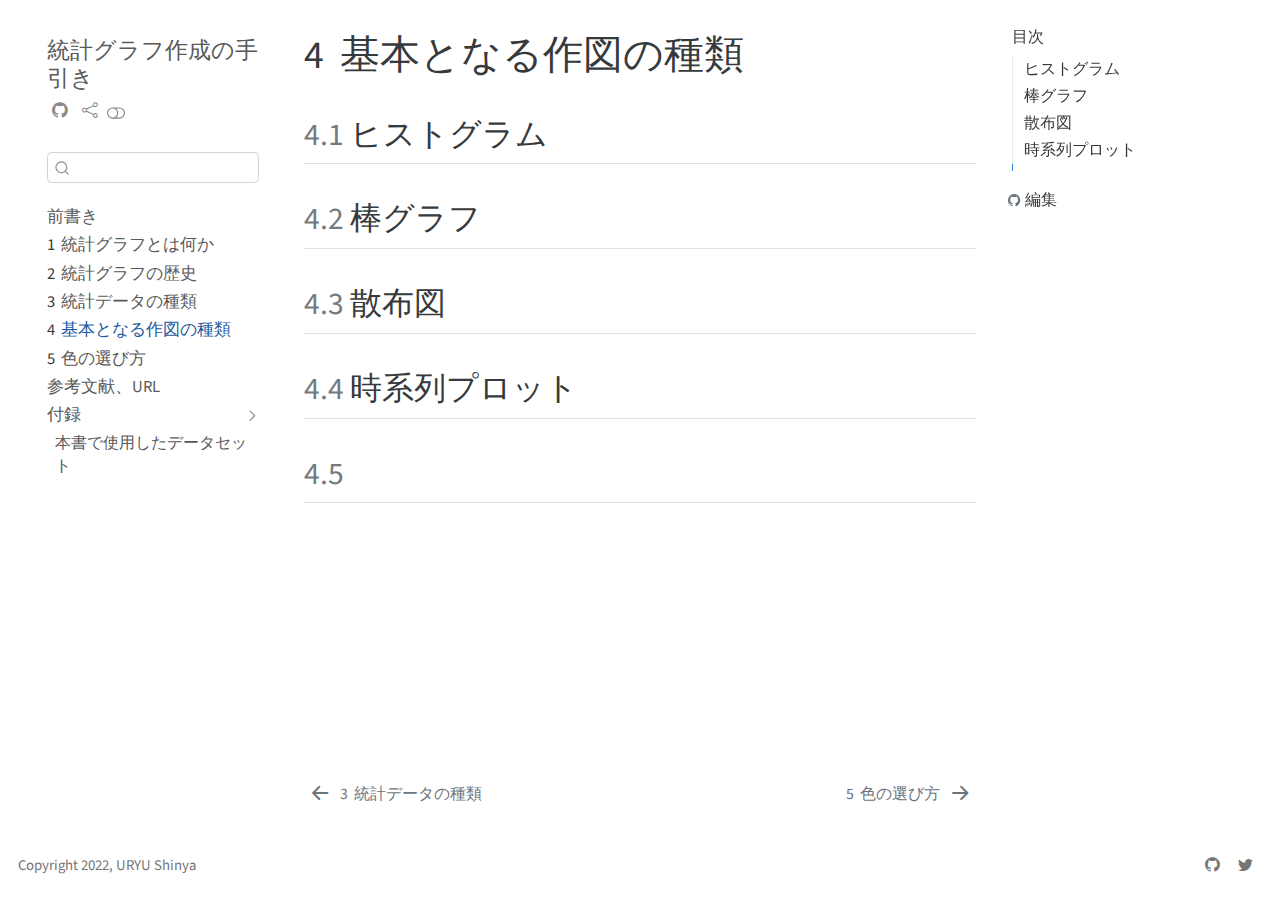
<file: _book/gallery.html>
<!DOCTYPE html>
<html xmlns="http://www.w3.org/1999/xhtml" lang="ja" xml:lang="ja"><head>

<meta charset="utf-8">
<meta name="generator" content="quarto-0.9.282">

<meta name="viewport" content="width=device-width, initial-scale=1.0, user-scalable=yes">


<title>統計グラフ作成の手引き - 4&nbsp; 基本となる作図の種類</title>
<style>
code{white-space: pre-wrap;}
span.smallcaps{font-variant: small-caps;}
span.underline{text-decoration: underline;}
div.column{display: inline-block; vertical-align: top; width: 50%;}
div.hanging-indent{margin-left: 1.5em; text-indent: -1.5em;}
ul.task-list{list-style: none;}
</style>

<script src="site_libs/quarto-nav/quarto-nav.js"></script>
<script src="site_libs/quarto-nav/headroom.min.js"></script>
<script src="site_libs/clipboard/clipboard.min.js"></script>
<meta name="quarto:offset" content="./">
<script src="site_libs/quarto-search/autocomplete.umd.js"></script>
<script src="site_libs/quarto-search/fuse.min.js"></script>
<script src="site_libs/quarto-search/quarto-search.js"></script>
<link href="./colors.html" rel="next">
<link href="./statistical_data.html" rel="prev">
<script src="site_libs/quarto-html/quarto.js"></script>
<script src="site_libs/quarto-html/popper.min.js"></script>
<script src="site_libs/quarto-html/tippy.umd.min.js"></script>
<script src="site_libs/quarto-html/anchor.min.js"></script>
<link href="site_libs/quarto-html/tippy.css" rel="stylesheet">
<link class="quarto-color-scheme" id="quarto-text-highlighting-styles" href="site_libs/quarto-html/quarto-syntax-highlighting.css" rel="stylesheet">
<link class="quarto-color-scheme quarto-color-alternate" rel="prefetch" id="quarto-text-highlighting-styles" href="site_libs/quarto-html/quarto-syntax-highlighting-dark.css">
<script src="site_libs/bootstrap/bootstrap.min.js"></script>
<link href="site_libs/bootstrap/bootstrap-icons.css" rel="stylesheet">
<link class="quarto-color-scheme" href="site_libs/bootstrap/bootstrap.min.css" rel="stylesheet">
<link class="quarto-color-scheme quarto-color-alternate" rel="prefetch" href="site_libs/bootstrap/bootstrap-dark.min.css">
<script id="quarto-search-options" type="application/json">{
  "location": "sidebar",
  "copy-button": false,
  "collapse-after": 3,
  "panel-placement": "start",
  "type": "textbox",
  "limit": 20,
  "language": {
    "search-no-results-text": "一致なし",
    "search-matching-documents-text": "一致した文書",
    "search-copy-link-title": "検索へのリンクをコピー",
    "search-hide-matches-text": "追加の検索結果を非表示",
    "search-more-match-text": "追加の検索結果",
    "search-more-matches-text": "追加の検索結果",
    "search-clear-button-title": "消去",
    "search-detached-cancel-button-title": "取消",
    "search-submit-button-title": "検索"
  }
}</script>


</head>

<body class="floating">

<div id="quarto-search-results"></div>
  <header id="quarto-header" class="headroom fixed-top">
  <nav class="quarto-secondary-nav" data-bs-toggle="collapse" data-bs-target="#quarto-sidebar" aria-controls="quarto-sidebar" aria-expanded="false" aria-label="Toggle sidebar navigation" onclick="if (window.quartoToggleHeadroom) { window.quartoToggleHeadroom(); }">
    <div class="container-fluid d-flex justify-content-between">
      <h1 class="quarto-secondary-nav-title"><span class="chapter-number">4</span>&nbsp; <span class="chapter-title">基本となる作図の種類</span></h1>
      <button type="button" class="quarto-btn-toggle btn" aria-label="Show secondary navigation">
        <i class="bi bi-chevron-right"></i>
      </button>
    </div>
  </nav>
</header>
<!-- content -->
<div id="quarto-content" class="quarto-container page-columns page-rows-contents page-layout-article">
<!-- sidebar -->
  <nav id="quarto-sidebar" class="sidebar collapse sidebar-navigation floating overflow-auto">
    <div class="pt-lg-2 mt-2 text-left sidebar-header">
    <div class="sidebar-title mb-0 py-0">
      <a href="./">統計グラフ作成の手引き</a> 
        <div class="sidebar-tools-main tools-wide">
    <a href="https://github.com/uribo/statvis" title="Source Code" class="sidebar-tool px-1"><i class="bi bi-github"></i></a>
    <a href="" title="Share" id="sidebar-tool-dropdown-0" class="sidebar-tool dropdown-toggle px-1" data-bs-toggle="dropdown" aria-expanded="false"><i class="bi bi-share"></i></a>
    <ul class="dropdown-menu" aria-labelledby="sidebar-tool-dropdown-0">
        <li>
          <a class="dropdown-item sidebar-tools-main-item" href="https://twitter.com/intent/tweet?url=|url|">
            <i class="bi bi-bi-twitter pe-1"></i>
          Twitter
          </a>
        </li>
        <li>
          <a class="dropdown-item sidebar-tools-main-item" href="https://www.facebook.com/sharer/sharer.php?u=|url|">
            <i class="bi bi-bi-facebook pe-1"></i>
          Facebook
          </a>
        </li>
    </ul>
  <a href="" class="quarto-color-scheme-toggle sidebar-tool" onclick="window.quartoToggleColorScheme(); return false;" title="Toggle dark mode"><i class="bi"></i></a>
</div>
    </div>
      </div>
      <div class="mt-2 flex-shrink-0 align-items-center">
        <div class="sidebar-search">
        <div id="quarto-search" class="" title="Search"></div>
        </div>
      </div>
    <div class="sidebar-menu-container"> 
    <ul class="list-unstyled mt-1">
        <li class="sidebar-item">
  <div class="sidebar-item-container"> 
  <a href="./index.html" class="sidebar-item-text sidebar-link">前書き</a>
  </div>
</li>
        <li class="sidebar-item">
  <div class="sidebar-item-container"> 
  <a href="./intro.html" class="sidebar-item-text sidebar-link"><span class="chapter-number">1</span>&nbsp; <span class="chapter-title">統計グラフとは何か</span></a>
  </div>
</li>
        <li class="sidebar-item">
  <div class="sidebar-item-container"> 
  <a href="./history.html" class="sidebar-item-text sidebar-link"><span class="chapter-number">2</span>&nbsp; <span class="chapter-title">統計グラフの歴史</span></a>
  </div>
</li>
        <li class="sidebar-item">
  <div class="sidebar-item-container"> 
  <a href="./statistical_data.html" class="sidebar-item-text sidebar-link"><span class="chapter-number">3</span>&nbsp; <span class="chapter-title">統計データの種類</span></a>
  </div>
</li>
        <li class="sidebar-item">
  <div class="sidebar-item-container"> 
  <a href="./gallery.html" class="sidebar-item-text sidebar-link active"><span class="chapter-number">4</span>&nbsp; <span class="chapter-title">基本となる作図の種類</span></a>
  </div>
</li>
        <li class="sidebar-item">
  <div class="sidebar-item-container"> 
  <a href="./colors.html" class="sidebar-item-text sidebar-link"><span class="chapter-number">5</span>&nbsp; <span class="chapter-title">色の選び方</span></a>
  </div>
</li>
        <li class="sidebar-item">
  <div class="sidebar-item-container"> 
  <a href="./references.html" class="sidebar-item-text sidebar-link">参考文献、URL</a>
  </div>
</li>
        <li class="sidebar-item sidebar-item-section">
    <div class="sidebar-item-container"> 
        <a class="sidebar-item-text sidebar-link text-start" data-bs-toggle="collapse" data-bs-target="#quarto-sidebar-section-1" aria-expanded="true">付録</a>
      <a class="sidebar-item-toggle text-start" data-bs-toggle="collapse" data-bs-target="#quarto-sidebar-section-1" aria-expanded="true">
        <i class="bi bi-chevron-right ms-2"></i>
      </a>
    </div>
    <ul id="quarto-sidebar-section-1" class="collapse list-unstyled sidebar-section depth1 show">  
        <li class="sidebar-item">
  <div class="sidebar-item-container"> 
  <a href="./datasets.html" class="sidebar-item-text sidebar-link">本書で使用したデータセット</a>
  </div>
</li>
    </ul>
  </li>
    </ul>
    </div>
</nav>
<!-- margin-sidebar -->
    <div id="quarto-margin-sidebar" class="sidebar margin-sidebar">
        <nav id="TOC" role="doc-toc">
    <h2 id="toc-title">目次</h2>
   
  <ul>
  <li><a href="#ヒストグラム" id="toc-ヒストグラム" class="nav-link active" data-scroll-target="#ヒストグラム"> <span class="header-section-number">4.1</span> ヒストグラム</a></li>
  <li><a href="#棒グラフ" id="toc-棒グラフ" class="nav-link" data-scroll-target="#棒グラフ"> <span class="header-section-number">4.2</span> 棒グラフ</a></li>
  <li><a href="#散布図" id="toc-散布図" class="nav-link" data-scroll-target="#散布図"> <span class="header-section-number">4.3</span> 散布図</a></li>
  <li><a href="#時系列プロット" id="toc-時系列プロット" class="nav-link" data-scroll-target="#時系列プロット"> <span class="header-section-number">4.4</span> 時系列プロット</a></li>
  <li><a href="#section" id="toc-section" class="nav-link" data-scroll-target="#section"> <span class="header-section-number">4.5</span> </a></li>
  </ul>
<div class="toc-actions"><div><i class="bi bi-github"></i></div><div class="action-links"><p><a href="https://github.com/uribo/statvis/edit/main/gallery.qmd" class="toc-action">編集</a></p></div></div></nav>
    </div>
<!-- main -->
<main class="content" id="quarto-document-content">

<header id="title-block-header" class="quarto-title-block default">
<div class="quarto-title">
<h1 class="title d-none d-lg-block"><span class="chapter-number">4</span>&nbsp; <span class="chapter-title">基本となる作図の種類</span></h1>
</div>





<div class="quarto-title-meta">

    
    
  </div>
  

</header>

<section id="ヒストグラム" class="level2" data-number="4.1">
<h2 data-number="4.1" class="anchored" data-anchor-id="ヒストグラム"><span class="header-section-number">4.1</span> ヒストグラム</h2>
</section>
<section id="棒グラフ" class="level2" data-number="4.2">
<h2 data-number="4.2" class="anchored" data-anchor-id="棒グラフ"><span class="header-section-number">4.2</span> 棒グラフ</h2>
</section>
<section id="散布図" class="level2" data-number="4.3">
<h2 data-number="4.3" class="anchored" data-anchor-id="散布図"><span class="header-section-number">4.3</span> 散布図</h2>
</section>
<section id="時系列プロット" class="level2" data-number="4.4">
<h2 data-number="4.4" class="anchored" data-anchor-id="時系列プロット"><span class="header-section-number">4.4</span> 時系列プロット</h2>
</section>
<section id="section" class="level2" data-number="4.5">
<h2 data-number="4.5" class="anchored" data-anchor-id="section"><span class="header-section-number">4.5</span> </h2>


</section>

</main> <!-- /main -->
<script type="application/javascript">
window.document.addEventListener("DOMContentLoaded", function (event) {
  const disableStylesheet = (stylesheets) => {
    for (let i=0; i < stylesheets.length; i++) {
      const stylesheet = stylesheets[i];
      stylesheet.rel = 'prefetch';
    }
  }
  const enableStylesheet = (stylesheets) => {
    for (let i=0; i < stylesheets.length; i++) {
      const stylesheet = stylesheets[i];
      stylesheet.rel = 'stylesheet';
    }
  }
  const manageTransitions = (selector, allowTransitions) => {
    const els = window.document.querySelectorAll(selector);
    for (let i=0; i < els.length; i++) {
      const el = els[i];
      if (allowTransitions) {
        el.classList.remove('notransition');
      } else {
        el.classList.add('notransition');
      }
    }
  }
  const toggleColorMode = (alternate) => {
    // Switch the stylesheets
    const alternateStylesheets = window.document.querySelectorAll('link.quarto-color-scheme.quarto-color-alternate');
    manageTransitions('#quarto-margin-sidebar .nav-link', false);
    if (alternate) {
      enableStylesheet(alternateStylesheets);
    } else {
      disableStylesheet(alternateStylesheets);
    }
    manageTransitions('#quarto-margin-sidebar .nav-link', true);
    // Switch the toggles
    const toggles = window.document.querySelectorAll('.quarto-color-scheme-toggle');
    for (let i=0; i < toggles.length; i++) {
      const toggle = toggles[i];
      if (toggle) {
        if (alternate) {
          toggle.classList.add("alternate");     
        } else {
          toggle.classList.remove("alternate");
        }
      }
    }
  }
  const isFileUrl = () => { 
    return window.location.protocol === 'file:';
  }
  const hasAlternateSentinel = () => {  
    let styleSentinel = getColorSchemeSentinel();
    if (styleSentinel !== null) {
      return styleSentinel === "alternate";
    } else {
      return false;
    }
  }
  const setStyleSentinel = (alternate) => {
    const value = alternate ? "alternate" : "default";
    if (!isFileUrl()) {
      window.localStorage.setItem("quarto-color-scheme", value);
    } else {
      localAlternateSentinel = value;
    }
  }
  const getColorSchemeSentinel = () => {
    if (!isFileUrl()) {
      const storageValue = window.localStorage.getItem("quarto-color-scheme");
      return storageValue != null ? storageValue : localAlternateSentinel;
    } else {
      return localAlternateSentinel;
    }
  }
  let localAlternateSentinel = 'default';
  // Dark / light mode switch
  window.quartoToggleColorScheme = () => {
    // Read the current dark / light value 
    let toAlternate = !hasAlternateSentinel();
    toggleColorMode(toAlternate);
    setStyleSentinel(toAlternate);
  };
  // Ensure there is a toggle, if there isn't float one in the top right
  if (window.document.querySelector('.quarto-color-scheme-toggle') === null) {
    const a = window.document.createElement('a');
    a.classList.add('top-right');
    a.classList.add('quarto-color-scheme-toggle');
    a.href = "";
    a.onclick = function() { try { window.quartoToggleColorScheme(); } catch {} return false; };
    const i = window.document.createElement("i");
    i.classList.add('bi');
    a.appendChild(i);
    window.document.body.appendChild(a);
  }
  // Switch to dark mode if need be
  if (hasAlternateSentinel()) {
    toggleColorMode(true);
  } 
  const icon = "";
  const anchorJS = new window.AnchorJS();
  anchorJS.options = {
    placement: 'right',
    icon: icon
  };
  anchorJS.add('.anchored');
  const clipboard = new window.ClipboardJS('.code-copy-button', {
    target: function(trigger) {
      return trigger.previousElementSibling;
    }
  });
  clipboard.on('success', function(e) {
    // button target
    const button = e.trigger;
    // don't keep focus
    button.blur();
    // flash "checked"
    button.classList.add('code-copy-button-checked');
    var currentTitle = button.getAttribute("title");
    button.setAttribute("title", "完了");
    setTimeout(function() {
      button.setAttribute("title", currentTitle);
      button.classList.remove('code-copy-button-checked');
    }, 1000);
    // clear code selection
    e.clearSelection();
  });
  function tippyHover(el, contentFn) {
    const config = {
      allowHTML: true,
      content: contentFn,
      maxWidth: 500,
      delay: 100,
      arrow: false,
      appendTo: function(el) {
          return el.parentElement;
      },
      interactive: true,
      interactiveBorder: 10,
      theme: 'quarto',
      placement: 'bottom-start'
    };
    window.tippy(el, config); 
  }
  const noterefs = window.document.querySelectorAll('a[role="doc-noteref"]');
  for (var i=0; i<noterefs.length; i++) {
    const ref = noterefs[i];
    tippyHover(ref, function() {
      let href = ref.getAttribute('href');
      try { href = new URL(href).hash; } catch {}
      const id = href.replace(/^#\/?/, "");
      const note = window.document.getElementById(id);
      return note.innerHTML;
    });
  }
  var bibliorefs = window.document.querySelectorAll('a[role="doc-biblioref"]');
  for (var i=0; i<bibliorefs.length; i++) {
    const ref = bibliorefs[i];
    const cites = ref.parentNode.getAttribute('data-cites').split(' ');
    tippyHover(ref, function() {
      var popup = window.document.createElement('div');
      cites.forEach(function(cite) {
        var citeDiv = window.document.createElement('div');
        citeDiv.classList.add('hanging-indent');
        citeDiv.classList.add('csl-entry');
        var biblioDiv = window.document.getElementById('ref-' + cite);
        if (biblioDiv) {
          citeDiv.innerHTML = biblioDiv.innerHTML;
        }
        popup.appendChild(citeDiv);
      });
      return popup.innerHTML;
    });
  }
});
</script>
<nav class="page-navigation">
  <div class="nav-page nav-page-previous">
      <a href="./statistical_data.html" class="pagination-link">
        <i class="bi bi-arrow-left-short"></i> <span class="nav-page-text"><span class="chapter-number">3</span>&nbsp; <span class="chapter-title">統計データの種類</span></span>
      </a>          
  </div>
  <div class="nav-page nav-page-next">
      <a href="./colors.html" class="pagination-link">
        <span class="nav-page-text"><span class="chapter-number">5</span>&nbsp; <span class="chapter-title">色の選び方</span></span> <i class="bi bi-arrow-right-short"></i>
      </a>
  </div>
</nav>
</div> <!-- /content -->
<footer class="footer">
  <div class="nav-footer">
    <div class="nav-footer-left">Copyright 2022, URYU Shinya</div>   
    <div class="nav-footer-right">
      <ul class="footer-items list-unstyled">
    <li class="nav-item compact">
    <a class="nav-link" href="https://github.com/uribo">
      <i class="bi bi-github" role="img">
</i> 
    </a>
  </li>  
    <li class="nav-item compact">
    <a class="nav-link" href="https://twitter.com/u_ribo">
      <i class="bi bi-twitter" role="img">
</i> 
    </a>
  </li>  
</ul>
    </div>
  </div>
</footer>



</body></html>
</file>
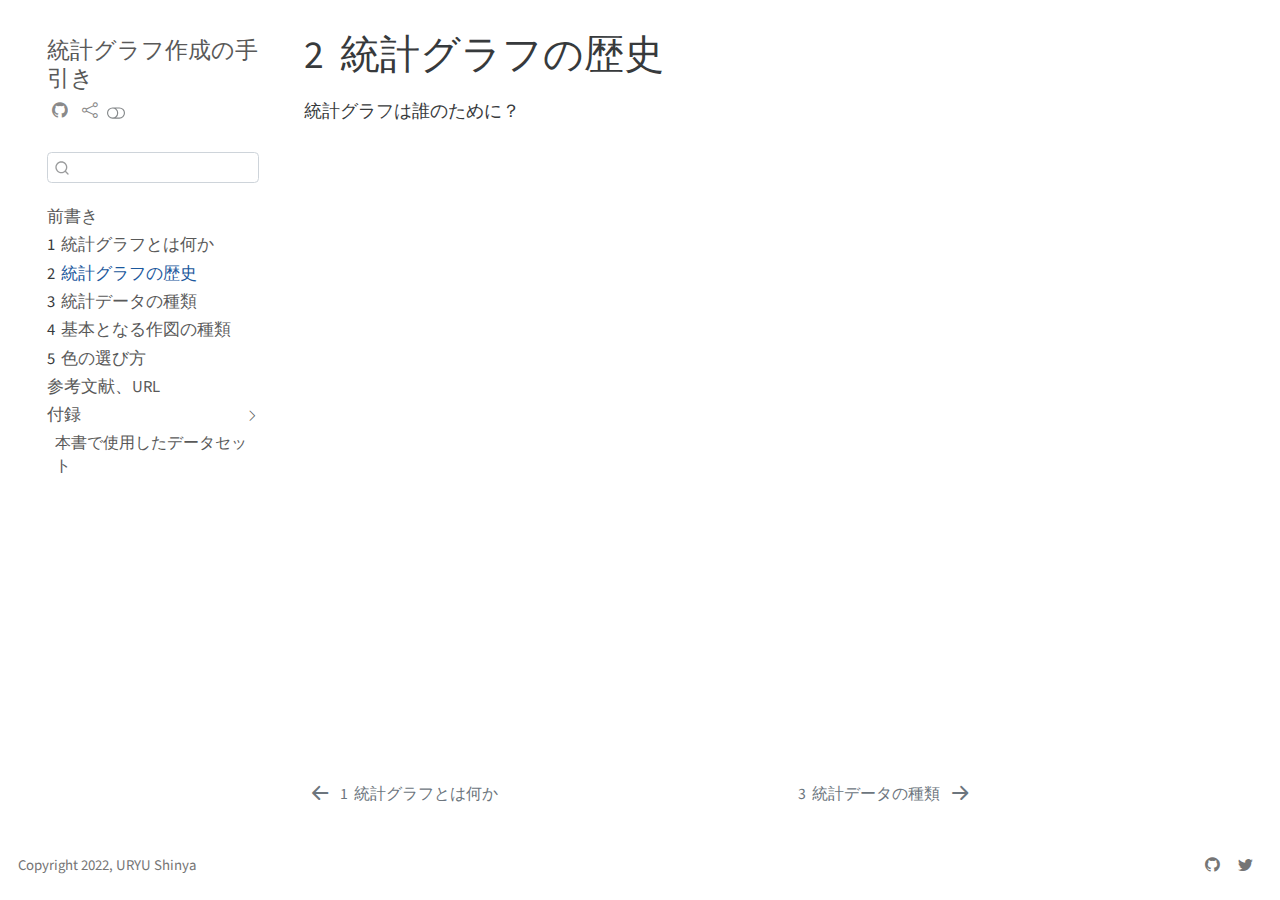
<file: _book/history.html>
<!DOCTYPE html>
<html xmlns="http://www.w3.org/1999/xhtml" lang="ja" xml:lang="ja"><head>

<meta charset="utf-8">
<meta name="generator" content="quarto-0.9.282">

<meta name="viewport" content="width=device-width, initial-scale=1.0, user-scalable=yes">


<title>統計グラフ作成の手引き - 2&nbsp; 統計グラフの歴史</title>
<style>
code{white-space: pre-wrap;}
span.smallcaps{font-variant: small-caps;}
span.underline{text-decoration: underline;}
div.column{display: inline-block; vertical-align: top; width: 50%;}
div.hanging-indent{margin-left: 1.5em; text-indent: -1.5em;}
ul.task-list{list-style: none;}
</style>

<script src="site_libs/quarto-nav/quarto-nav.js"></script>
<script src="site_libs/quarto-nav/headroom.min.js"></script>
<script src="site_libs/clipboard/clipboard.min.js"></script>
<meta name="quarto:offset" content="./">
<script src="site_libs/quarto-search/autocomplete.umd.js"></script>
<script src="site_libs/quarto-search/fuse.min.js"></script>
<script src="site_libs/quarto-search/quarto-search.js"></script>
<link href="./statistical_data.html" rel="next">
<link href="./intro.html" rel="prev">
<script src="site_libs/quarto-html/quarto.js"></script>
<script src="site_libs/quarto-html/popper.min.js"></script>
<script src="site_libs/quarto-html/tippy.umd.min.js"></script>
<script src="site_libs/quarto-html/anchor.min.js"></script>
<link href="site_libs/quarto-html/tippy.css" rel="stylesheet">
<link class="quarto-color-scheme" id="quarto-text-highlighting-styles" href="site_libs/quarto-html/quarto-syntax-highlighting.css" rel="stylesheet">
<link class="quarto-color-scheme quarto-color-alternate" rel="prefetch" id="quarto-text-highlighting-styles" href="site_libs/quarto-html/quarto-syntax-highlighting-dark.css">
<script src="site_libs/bootstrap/bootstrap.min.js"></script>
<link href="site_libs/bootstrap/bootstrap-icons.css" rel="stylesheet">
<link class="quarto-color-scheme" href="site_libs/bootstrap/bootstrap.min.css" rel="stylesheet">
<link class="quarto-color-scheme quarto-color-alternate" rel="prefetch" href="site_libs/bootstrap/bootstrap-dark.min.css">
<script id="quarto-search-options" type="application/json">{
  "location": "sidebar",
  "copy-button": false,
  "collapse-after": 3,
  "panel-placement": "start",
  "type": "textbox",
  "limit": 20,
  "language": {
    "search-no-results-text": "一致なし",
    "search-matching-documents-text": "一致した文書",
    "search-copy-link-title": "検索へのリンクをコピー",
    "search-hide-matches-text": "追加の検索結果を非表示",
    "search-more-match-text": "追加の検索結果",
    "search-more-matches-text": "追加の検索結果",
    "search-clear-button-title": "消去",
    "search-detached-cancel-button-title": "取消",
    "search-submit-button-title": "検索"
  }
}</script>


</head>

<body class="floating">

<div id="quarto-search-results"></div>
  <header id="quarto-header" class="headroom fixed-top">
  <nav class="quarto-secondary-nav" data-bs-toggle="collapse" data-bs-target="#quarto-sidebar" aria-controls="quarto-sidebar" aria-expanded="false" aria-label="Toggle sidebar navigation" onclick="if (window.quartoToggleHeadroom) { window.quartoToggleHeadroom(); }">
    <div class="container-fluid d-flex justify-content-between">
      <h1 class="quarto-secondary-nav-title"><span class="chapter-number">2</span>&nbsp; <span class="chapter-title">統計グラフの歴史</span></h1>
      <button type="button" class="quarto-btn-toggle btn" aria-label="Show secondary navigation">
        <i class="bi bi-chevron-right"></i>
      </button>
    </div>
  </nav>
</header>
<!-- content -->
<div id="quarto-content" class="quarto-container page-columns page-rows-contents page-layout-article">
<!-- sidebar -->
  <nav id="quarto-sidebar" class="sidebar collapse sidebar-navigation floating overflow-auto">
    <div class="pt-lg-2 mt-2 text-left sidebar-header">
    <div class="sidebar-title mb-0 py-0">
      <a href="./">統計グラフ作成の手引き</a> 
        <div class="sidebar-tools-main tools-wide">
    <a href="https://github.com/uribo/statvis" title="Source Code" class="sidebar-tool px-1"><i class="bi bi-github"></i></a>
    <a href="" title="Share" id="sidebar-tool-dropdown-0" class="sidebar-tool dropdown-toggle px-1" data-bs-toggle="dropdown" aria-expanded="false"><i class="bi bi-share"></i></a>
    <ul class="dropdown-menu" aria-labelledby="sidebar-tool-dropdown-0">
        <li>
          <a class="dropdown-item sidebar-tools-main-item" href="https://twitter.com/intent/tweet?url=|url|">
            <i class="bi bi-bi-twitter pe-1"></i>
          Twitter
          </a>
        </li>
        <li>
          <a class="dropdown-item sidebar-tools-main-item" href="https://www.facebook.com/sharer/sharer.php?u=|url|">
            <i class="bi bi-bi-facebook pe-1"></i>
          Facebook
          </a>
        </li>
    </ul>
  <a href="" class="quarto-color-scheme-toggle sidebar-tool" onclick="window.quartoToggleColorScheme(); return false;" title="Toggle dark mode"><i class="bi"></i></a>
</div>
    </div>
      </div>
      <div class="mt-2 flex-shrink-0 align-items-center">
        <div class="sidebar-search">
        <div id="quarto-search" class="" title="Search"></div>
        </div>
      </div>
    <div class="sidebar-menu-container"> 
    <ul class="list-unstyled mt-1">
        <li class="sidebar-item">
  <div class="sidebar-item-container"> 
  <a href="./index.html" class="sidebar-item-text sidebar-link">前書き</a>
  </div>
</li>
        <li class="sidebar-item">
  <div class="sidebar-item-container"> 
  <a href="./intro.html" class="sidebar-item-text sidebar-link"><span class="chapter-number">1</span>&nbsp; <span class="chapter-title">統計グラフとは何か</span></a>
  </div>
</li>
        <li class="sidebar-item">
  <div class="sidebar-item-container"> 
  <a href="./history.html" class="sidebar-item-text sidebar-link active"><span class="chapter-number">2</span>&nbsp; <span class="chapter-title">統計グラフの歴史</span></a>
  </div>
</li>
        <li class="sidebar-item">
  <div class="sidebar-item-container"> 
  <a href="./statistical_data.html" class="sidebar-item-text sidebar-link"><span class="chapter-number">3</span>&nbsp; <span class="chapter-title">統計データの種類</span></a>
  </div>
</li>
        <li class="sidebar-item">
  <div class="sidebar-item-container"> 
  <a href="./gallery.html" class="sidebar-item-text sidebar-link"><span class="chapter-number">4</span>&nbsp; <span class="chapter-title">基本となる作図の種類</span></a>
  </div>
</li>
        <li class="sidebar-item">
  <div class="sidebar-item-container"> 
  <a href="./colors.html" class="sidebar-item-text sidebar-link"><span class="chapter-number">5</span>&nbsp; <span class="chapter-title">色の選び方</span></a>
  </div>
</li>
        <li class="sidebar-item">
  <div class="sidebar-item-container"> 
  <a href="./references.html" class="sidebar-item-text sidebar-link">参考文献、URL</a>
  </div>
</li>
        <li class="sidebar-item sidebar-item-section">
    <div class="sidebar-item-container"> 
        <a class="sidebar-item-text sidebar-link text-start" data-bs-toggle="collapse" data-bs-target="#quarto-sidebar-section-1" aria-expanded="true">付録</a>
      <a class="sidebar-item-toggle text-start" data-bs-toggle="collapse" data-bs-target="#quarto-sidebar-section-1" aria-expanded="true">
        <i class="bi bi-chevron-right ms-2"></i>
      </a>
    </div>
    <ul id="quarto-sidebar-section-1" class="collapse list-unstyled sidebar-section depth1 show">  
        <li class="sidebar-item">
  <div class="sidebar-item-container"> 
  <a href="./datasets.html" class="sidebar-item-text sidebar-link">本書で使用したデータセット</a>
  </div>
</li>
    </ul>
  </li>
    </ul>
    </div>
</nav>
<!-- margin-sidebar -->
    <div id="quarto-margin-sidebar" class="sidebar margin-sidebar">
        
    </div>
<!-- main -->
<main class="content" id="quarto-document-content">

<header id="title-block-header" class="quarto-title-block default">
<div class="quarto-title">
<h1 class="title d-none d-lg-block"><span class="chapter-number">2</span>&nbsp; <span class="chapter-title">統計グラフの歴史</span></h1>
</div>





<div class="quarto-title-meta">

    
    
  </div>
  

</header>

<p>統計グラフは誰のために？</p>



</main> <!-- /main -->
<script type="application/javascript">
window.document.addEventListener("DOMContentLoaded", function (event) {
  const disableStylesheet = (stylesheets) => {
    for (let i=0; i < stylesheets.length; i++) {
      const stylesheet = stylesheets[i];
      stylesheet.rel = 'prefetch';
    }
  }
  const enableStylesheet = (stylesheets) => {
    for (let i=0; i < stylesheets.length; i++) {
      const stylesheet = stylesheets[i];
      stylesheet.rel = 'stylesheet';
    }
  }
  const manageTransitions = (selector, allowTransitions) => {
    const els = window.document.querySelectorAll(selector);
    for (let i=0; i < els.length; i++) {
      const el = els[i];
      if (allowTransitions) {
        el.classList.remove('notransition');
      } else {
        el.classList.add('notransition');
      }
    }
  }
  const toggleColorMode = (alternate) => {
    // Switch the stylesheets
    const alternateStylesheets = window.document.querySelectorAll('link.quarto-color-scheme.quarto-color-alternate');
    manageTransitions('#quarto-margin-sidebar .nav-link', false);
    if (alternate) {
      enableStylesheet(alternateStylesheets);
    } else {
      disableStylesheet(alternateStylesheets);
    }
    manageTransitions('#quarto-margin-sidebar .nav-link', true);
    // Switch the toggles
    const toggles = window.document.querySelectorAll('.quarto-color-scheme-toggle');
    for (let i=0; i < toggles.length; i++) {
      const toggle = toggles[i];
      if (toggle) {
        if (alternate) {
          toggle.classList.add("alternate");     
        } else {
          toggle.classList.remove("alternate");
        }
      }
    }
  }
  const isFileUrl = () => { 
    return window.location.protocol === 'file:';
  }
  const hasAlternateSentinel = () => {  
    let styleSentinel = getColorSchemeSentinel();
    if (styleSentinel !== null) {
      return styleSentinel === "alternate";
    } else {
      return false;
    }
  }
  const setStyleSentinel = (alternate) => {
    const value = alternate ? "alternate" : "default";
    if (!isFileUrl()) {
      window.localStorage.setItem("quarto-color-scheme", value);
    } else {
      localAlternateSentinel = value;
    }
  }
  const getColorSchemeSentinel = () => {
    if (!isFileUrl()) {
      const storageValue = window.localStorage.getItem("quarto-color-scheme");
      return storageValue != null ? storageValue : localAlternateSentinel;
    } else {
      return localAlternateSentinel;
    }
  }
  let localAlternateSentinel = 'default';
  // Dark / light mode switch
  window.quartoToggleColorScheme = () => {
    // Read the current dark / light value 
    let toAlternate = !hasAlternateSentinel();
    toggleColorMode(toAlternate);
    setStyleSentinel(toAlternate);
  };
  // Ensure there is a toggle, if there isn't float one in the top right
  if (window.document.querySelector('.quarto-color-scheme-toggle') === null) {
    const a = window.document.createElement('a');
    a.classList.add('top-right');
    a.classList.add('quarto-color-scheme-toggle');
    a.href = "";
    a.onclick = function() { try { window.quartoToggleColorScheme(); } catch {} return false; };
    const i = window.document.createElement("i");
    i.classList.add('bi');
    a.appendChild(i);
    window.document.body.appendChild(a);
  }
  // Switch to dark mode if need be
  if (hasAlternateSentinel()) {
    toggleColorMode(true);
  } 
  const icon = "";
  const anchorJS = new window.AnchorJS();
  anchorJS.options = {
    placement: 'right',
    icon: icon
  };
  anchorJS.add('.anchored');
  const clipboard = new window.ClipboardJS('.code-copy-button', {
    target: function(trigger) {
      return trigger.previousElementSibling;
    }
  });
  clipboard.on('success', function(e) {
    // button target
    const button = e.trigger;
    // don't keep focus
    button.blur();
    // flash "checked"
    button.classList.add('code-copy-button-checked');
    var currentTitle = button.getAttribute("title");
    button.setAttribute("title", "完了");
    setTimeout(function() {
      button.setAttribute("title", currentTitle);
      button.classList.remove('code-copy-button-checked');
    }, 1000);
    // clear code selection
    e.clearSelection();
  });
  function tippyHover(el, contentFn) {
    const config = {
      allowHTML: true,
      content: contentFn,
      maxWidth: 500,
      delay: 100,
      arrow: false,
      appendTo: function(el) {
          return el.parentElement;
      },
      interactive: true,
      interactiveBorder: 10,
      theme: 'quarto',
      placement: 'bottom-start'
    };
    window.tippy(el, config); 
  }
  const noterefs = window.document.querySelectorAll('a[role="doc-noteref"]');
  for (var i=0; i<noterefs.length; i++) {
    const ref = noterefs[i];
    tippyHover(ref, function() {
      let href = ref.getAttribute('href');
      try { href = new URL(href).hash; } catch {}
      const id = href.replace(/^#\/?/, "");
      const note = window.document.getElementById(id);
      return note.innerHTML;
    });
  }
  var bibliorefs = window.document.querySelectorAll('a[role="doc-biblioref"]');
  for (var i=0; i<bibliorefs.length; i++) {
    const ref = bibliorefs[i];
    const cites = ref.parentNode.getAttribute('data-cites').split(' ');
    tippyHover(ref, function() {
      var popup = window.document.createElement('div');
      cites.forEach(function(cite) {
        var citeDiv = window.document.createElement('div');
        citeDiv.classList.add('hanging-indent');
        citeDiv.classList.add('csl-entry');
        var biblioDiv = window.document.getElementById('ref-' + cite);
        if (biblioDiv) {
          citeDiv.innerHTML = biblioDiv.innerHTML;
        }
        popup.appendChild(citeDiv);
      });
      return popup.innerHTML;
    });
  }
});
</script>
<nav class="page-navigation">
  <div class="nav-page nav-page-previous">
      <a href="./intro.html" class="pagination-link">
        <i class="bi bi-arrow-left-short"></i> <span class="nav-page-text"><span class="chapter-number">1</span>&nbsp; <span class="chapter-title">統計グラフとは何か</span></span>
      </a>          
  </div>
  <div class="nav-page nav-page-next">
      <a href="./statistical_data.html" class="pagination-link">
        <span class="nav-page-text"><span class="chapter-number">3</span>&nbsp; <span class="chapter-title">統計データの種類</span></span> <i class="bi bi-arrow-right-short"></i>
      </a>
  </div>
</nav>
</div> <!-- /content -->
<footer class="footer">
  <div class="nav-footer">
    <div class="nav-footer-left">Copyright 2022, URYU Shinya</div>   
    <div class="nav-footer-right">
      <ul class="footer-items list-unstyled">
    <li class="nav-item compact">
    <a class="nav-link" href="https://github.com/uribo">
      <i class="bi bi-github" role="img">
</i> 
    </a>
  </li>  
    <li class="nav-item compact">
    <a class="nav-link" href="https://twitter.com/u_ribo">
      <i class="bi bi-twitter" role="img">
</i> 
    </a>
  </li>  
</ul>
    </div>
  </div>
</footer>



</body></html>
</file>
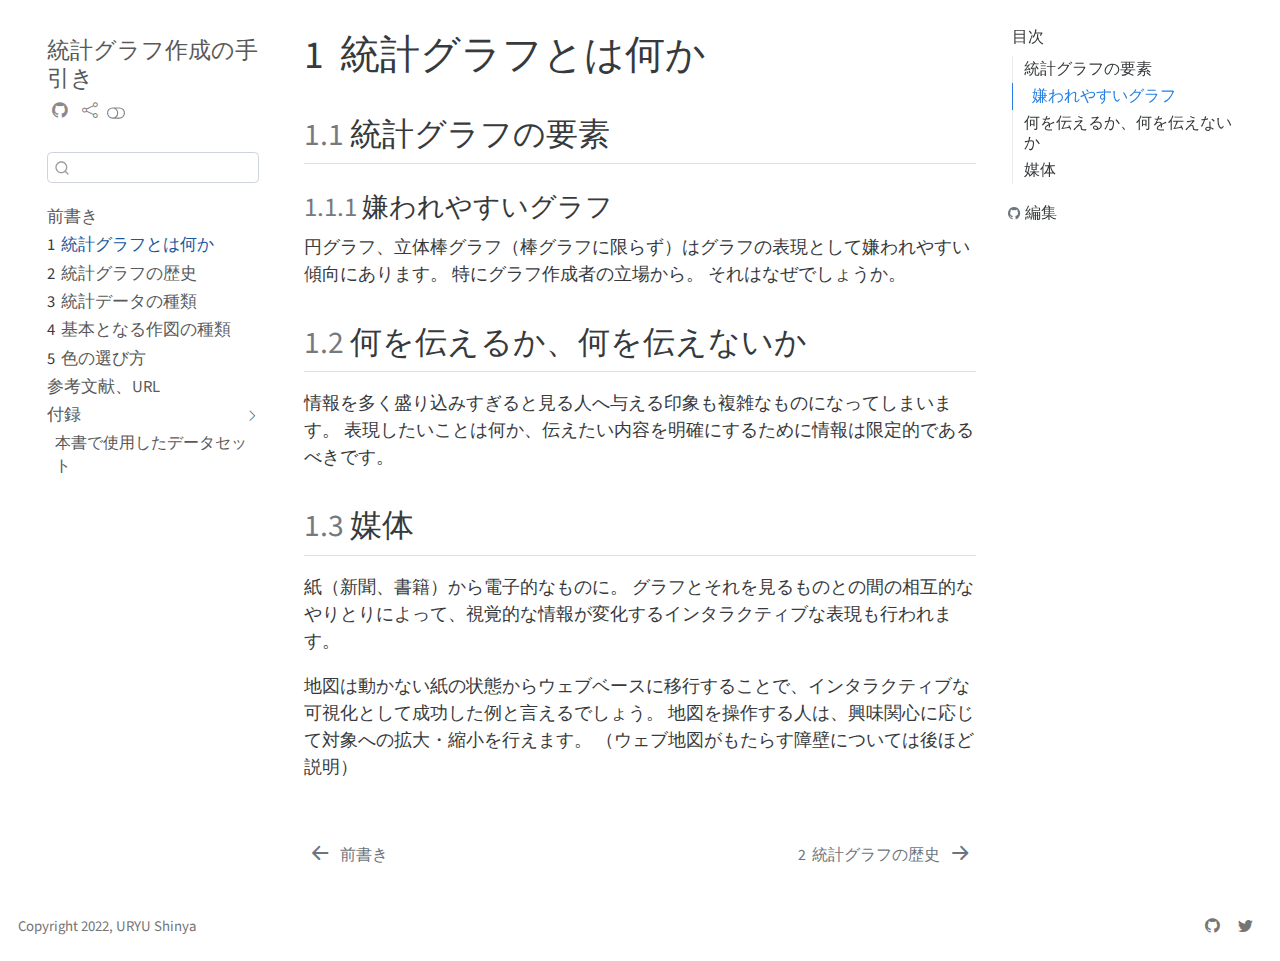
<file: _book/intro.html>
<!DOCTYPE html>
<html xmlns="http://www.w3.org/1999/xhtml" lang="ja" xml:lang="ja"><head>

<meta charset="utf-8">
<meta name="generator" content="quarto-0.9.282">

<meta name="viewport" content="width=device-width, initial-scale=1.0, user-scalable=yes">


<title>統計グラフ作成の手引き - 1&nbsp; 統計グラフとは何か</title>
<style>
code{white-space: pre-wrap;}
span.smallcaps{font-variant: small-caps;}
span.underline{text-decoration: underline;}
div.column{display: inline-block; vertical-align: top; width: 50%;}
div.hanging-indent{margin-left: 1.5em; text-indent: -1.5em;}
ul.task-list{list-style: none;}
</style>

<script src="site_libs/quarto-nav/quarto-nav.js"></script>
<script src="site_libs/quarto-nav/headroom.min.js"></script>
<script src="site_libs/clipboard/clipboard.min.js"></script>
<meta name="quarto:offset" content="./">
<script src="site_libs/quarto-search/autocomplete.umd.js"></script>
<script src="site_libs/quarto-search/fuse.min.js"></script>
<script src="site_libs/quarto-search/quarto-search.js"></script>
<link href="./history.html" rel="next">
<link href="./index.html" rel="prev">
<script src="site_libs/quarto-html/quarto.js"></script>
<script src="site_libs/quarto-html/popper.min.js"></script>
<script src="site_libs/quarto-html/tippy.umd.min.js"></script>
<script src="site_libs/quarto-html/anchor.min.js"></script>
<link href="site_libs/quarto-html/tippy.css" rel="stylesheet">
<link class="quarto-color-scheme" id="quarto-text-highlighting-styles" href="site_libs/quarto-html/quarto-syntax-highlighting.css" rel="stylesheet">
<link class="quarto-color-scheme quarto-color-alternate" rel="prefetch" id="quarto-text-highlighting-styles" href="site_libs/quarto-html/quarto-syntax-highlighting-dark.css">
<script src="site_libs/bootstrap/bootstrap.min.js"></script>
<link href="site_libs/bootstrap/bootstrap-icons.css" rel="stylesheet">
<link class="quarto-color-scheme" href="site_libs/bootstrap/bootstrap.min.css" rel="stylesheet">
<link class="quarto-color-scheme quarto-color-alternate" rel="prefetch" href="site_libs/bootstrap/bootstrap-dark.min.css">
<script id="quarto-search-options" type="application/json">{
  "location": "sidebar",
  "copy-button": false,
  "collapse-after": 3,
  "panel-placement": "start",
  "type": "textbox",
  "limit": 20,
  "language": {
    "search-no-results-text": "一致なし",
    "search-matching-documents-text": "一致した文書",
    "search-copy-link-title": "検索へのリンクをコピー",
    "search-hide-matches-text": "追加の検索結果を非表示",
    "search-more-match-text": "追加の検索結果",
    "search-more-matches-text": "追加の検索結果",
    "search-clear-button-title": "消去",
    "search-detached-cancel-button-title": "取消",
    "search-submit-button-title": "検索"
  }
}</script>


</head>

<body class="floating">

<div id="quarto-search-results"></div>
  <header id="quarto-header" class="headroom fixed-top">
  <nav class="quarto-secondary-nav" data-bs-toggle="collapse" data-bs-target="#quarto-sidebar" aria-controls="quarto-sidebar" aria-expanded="false" aria-label="Toggle sidebar navigation" onclick="if (window.quartoToggleHeadroom) { window.quartoToggleHeadroom(); }">
    <div class="container-fluid d-flex justify-content-between">
      <h1 class="quarto-secondary-nav-title"><span class="chapter-number">1</span>&nbsp; <span class="chapter-title">統計グラフとは何か</span></h1>
      <button type="button" class="quarto-btn-toggle btn" aria-label="Show secondary navigation">
        <i class="bi bi-chevron-right"></i>
      </button>
    </div>
  </nav>
</header>
<!-- content -->
<div id="quarto-content" class="quarto-container page-columns page-rows-contents page-layout-article">
<!-- sidebar -->
  <nav id="quarto-sidebar" class="sidebar collapse sidebar-navigation floating overflow-auto">
    <div class="pt-lg-2 mt-2 text-left sidebar-header">
    <div class="sidebar-title mb-0 py-0">
      <a href="./">統計グラフ作成の手引き</a> 
        <div class="sidebar-tools-main tools-wide">
    <a href="https://github.com/uribo/statvis" title="Source Code" class="sidebar-tool px-1"><i class="bi bi-github"></i></a>
    <a href="" title="Share" id="sidebar-tool-dropdown-0" class="sidebar-tool dropdown-toggle px-1" data-bs-toggle="dropdown" aria-expanded="false"><i class="bi bi-share"></i></a>
    <ul class="dropdown-menu" aria-labelledby="sidebar-tool-dropdown-0">
        <li>
          <a class="dropdown-item sidebar-tools-main-item" href="https://twitter.com/intent/tweet?url=|url|">
            <i class="bi bi-bi-twitter pe-1"></i>
          Twitter
          </a>
        </li>
        <li>
          <a class="dropdown-item sidebar-tools-main-item" href="https://www.facebook.com/sharer/sharer.php?u=|url|">
            <i class="bi bi-bi-facebook pe-1"></i>
          Facebook
          </a>
        </li>
    </ul>
  <a href="" class="quarto-color-scheme-toggle sidebar-tool" onclick="window.quartoToggleColorScheme(); return false;" title="Toggle dark mode"><i class="bi"></i></a>
</div>
    </div>
      </div>
      <div class="mt-2 flex-shrink-0 align-items-center">
        <div class="sidebar-search">
        <div id="quarto-search" class="" title="Search"></div>
        </div>
      </div>
    <div class="sidebar-menu-container"> 
    <ul class="list-unstyled mt-1">
        <li class="sidebar-item">
  <div class="sidebar-item-container"> 
  <a href="./index.html" class="sidebar-item-text sidebar-link">前書き</a>
  </div>
</li>
        <li class="sidebar-item">
  <div class="sidebar-item-container"> 
  <a href="./intro.html" class="sidebar-item-text sidebar-link active"><span class="chapter-number">1</span>&nbsp; <span class="chapter-title">統計グラフとは何か</span></a>
  </div>
</li>
        <li class="sidebar-item">
  <div class="sidebar-item-container"> 
  <a href="./history.html" class="sidebar-item-text sidebar-link"><span class="chapter-number">2</span>&nbsp; <span class="chapter-title">統計グラフの歴史</span></a>
  </div>
</li>
        <li class="sidebar-item">
  <div class="sidebar-item-container"> 
  <a href="./statistical_data.html" class="sidebar-item-text sidebar-link"><span class="chapter-number">3</span>&nbsp; <span class="chapter-title">統計データの種類</span></a>
  </div>
</li>
        <li class="sidebar-item">
  <div class="sidebar-item-container"> 
  <a href="./gallery.html" class="sidebar-item-text sidebar-link"><span class="chapter-number">4</span>&nbsp; <span class="chapter-title">基本となる作図の種類</span></a>
  </div>
</li>
        <li class="sidebar-item">
  <div class="sidebar-item-container"> 
  <a href="./colors.html" class="sidebar-item-text sidebar-link"><span class="chapter-number">5</span>&nbsp; <span class="chapter-title">色の選び方</span></a>
  </div>
</li>
        <li class="sidebar-item">
  <div class="sidebar-item-container"> 
  <a href="./references.html" class="sidebar-item-text sidebar-link">参考文献、URL</a>
  </div>
</li>
        <li class="sidebar-item sidebar-item-section">
    <div class="sidebar-item-container"> 
        <a class="sidebar-item-text sidebar-link text-start" data-bs-toggle="collapse" data-bs-target="#quarto-sidebar-section-1" aria-expanded="true">付録</a>
      <a class="sidebar-item-toggle text-start" data-bs-toggle="collapse" data-bs-target="#quarto-sidebar-section-1" aria-expanded="true">
        <i class="bi bi-chevron-right ms-2"></i>
      </a>
    </div>
    <ul id="quarto-sidebar-section-1" class="collapse list-unstyled sidebar-section depth1 show">  
        <li class="sidebar-item">
  <div class="sidebar-item-container"> 
  <a href="./datasets.html" class="sidebar-item-text sidebar-link">本書で使用したデータセット</a>
  </div>
</li>
    </ul>
  </li>
    </ul>
    </div>
</nav>
<!-- margin-sidebar -->
    <div id="quarto-margin-sidebar" class="sidebar margin-sidebar">
        <nav id="TOC" role="doc-toc">
    <h2 id="toc-title">目次</h2>
   
  <ul>
  <li><a href="#統計グラフの要素" id="toc-統計グラフの要素" class="nav-link active" data-scroll-target="#統計グラフの要素"> <span class="header-section-number">1.1</span> 統計グラフの要素</a>
  <ul class="collapse">
  <li><a href="#嫌われやすいグラフ" id="toc-嫌われやすいグラフ" class="nav-link" data-scroll-target="#嫌われやすいグラフ"> <span class="header-section-number">1.1.1</span> 嫌われやすいグラフ</a></li>
  </ul></li>
  <li><a href="#何を伝えるか何を伝えないか" id="toc-何を伝えるか何を伝えないか" class="nav-link" data-scroll-target="#何を伝えるか何を伝えないか"> <span class="header-section-number">1.2</span> 何を伝えるか、何を伝えないか</a></li>
  <li><a href="#媒体" id="toc-媒体" class="nav-link" data-scroll-target="#媒体"> <span class="header-section-number">1.3</span> 媒体</a></li>
  </ul>
<div class="toc-actions"><div><i class="bi bi-github"></i></div><div class="action-links"><p><a href="https://github.com/uribo/statvis/edit/main/intro.qmd" class="toc-action">編集</a></p></div></div></nav>
    </div>
<!-- main -->
<main class="content" id="quarto-document-content">

<header id="title-block-header" class="quarto-title-block default">
<div class="quarto-title">
<h1 class="title d-none d-lg-block"><span class="chapter-number">1</span>&nbsp; <span class="chapter-title">統計グラフとは何か</span></h1>
</div>





<div class="quarto-title-meta">

    
    
  </div>
  

</header>

<section id="統計グラフの要素" class="level2" data-number="1.1">
<h2 data-number="1.1" class="anchored" data-anchor-id="統計グラフの要素"><span class="header-section-number">1.1</span> 統計グラフの要素</h2>
<section id="嫌われやすいグラフ" class="level3" data-number="1.1.1">
<h3 data-number="1.1.1" class="anchored" data-anchor-id="嫌われやすいグラフ"><span class="header-section-number">1.1.1</span> 嫌われやすいグラフ</h3>
<p>円グラフ、立体棒グラフ（棒グラフに限らず）はグラフの表現として嫌われやすい傾向にあります。 特にグラフ作成者の立場から。 それはなぜでしょうか。</p>
</section>
</section>
<section id="何を伝えるか何を伝えないか" class="level2" data-number="1.2">
<h2 data-number="1.2" class="anchored" data-anchor-id="何を伝えるか何を伝えないか"><span class="header-section-number">1.2</span> 何を伝えるか、何を伝えないか</h2>
<p>情報を多く盛り込みすぎると見る人へ与える印象も複雑なものになってしまいます。 表現したいことは何か、伝えたい内容を明確にするために情報は限定的であるべきです。</p>
</section>
<section id="媒体" class="level2" data-number="1.3">
<h2 data-number="1.3" class="anchored" data-anchor-id="媒体"><span class="header-section-number">1.3</span> 媒体</h2>
<p>紙（新聞、書籍）から電子的なものに。 グラフとそれを見るものとの間の相互的なやりとりによって、視覚的な情報が変化するインタラクティブな表現も行われます。</p>
<p>地図は動かない紙の状態からウェブベースに移行することで、インタラクティブな可視化として成功した例と言えるでしょう。 地図を操作する人は、興味関心に応じて対象への拡大・縮小を行えます。 （ウェブ地図がもたらす障壁については後ほど説明）</p>


</section>

</main> <!-- /main -->
<script type="application/javascript">
window.document.addEventListener("DOMContentLoaded", function (event) {
  const disableStylesheet = (stylesheets) => {
    for (let i=0; i < stylesheets.length; i++) {
      const stylesheet = stylesheets[i];
      stylesheet.rel = 'prefetch';
    }
  }
  const enableStylesheet = (stylesheets) => {
    for (let i=0; i < stylesheets.length; i++) {
      const stylesheet = stylesheets[i];
      stylesheet.rel = 'stylesheet';
    }
  }
  const manageTransitions = (selector, allowTransitions) => {
    const els = window.document.querySelectorAll(selector);
    for (let i=0; i < els.length; i++) {
      const el = els[i];
      if (allowTransitions) {
        el.classList.remove('notransition');
      } else {
        el.classList.add('notransition');
      }
    }
  }
  const toggleColorMode = (alternate) => {
    // Switch the stylesheets
    const alternateStylesheets = window.document.querySelectorAll('link.quarto-color-scheme.quarto-color-alternate');
    manageTransitions('#quarto-margin-sidebar .nav-link', false);
    if (alternate) {
      enableStylesheet(alternateStylesheets);
    } else {
      disableStylesheet(alternateStylesheets);
    }
    manageTransitions('#quarto-margin-sidebar .nav-link', true);
    // Switch the toggles
    const toggles = window.document.querySelectorAll('.quarto-color-scheme-toggle');
    for (let i=0; i < toggles.length; i++) {
      const toggle = toggles[i];
      if (toggle) {
        if (alternate) {
          toggle.classList.add("alternate");     
        } else {
          toggle.classList.remove("alternate");
        }
      }
    }
  }
  const isFileUrl = () => { 
    return window.location.protocol === 'file:';
  }
  const hasAlternateSentinel = () => {  
    let styleSentinel = getColorSchemeSentinel();
    if (styleSentinel !== null) {
      return styleSentinel === "alternate";
    } else {
      return false;
    }
  }
  const setStyleSentinel = (alternate) => {
    const value = alternate ? "alternate" : "default";
    if (!isFileUrl()) {
      window.localStorage.setItem("quarto-color-scheme", value);
    } else {
      localAlternateSentinel = value;
    }
  }
  const getColorSchemeSentinel = () => {
    if (!isFileUrl()) {
      const storageValue = window.localStorage.getItem("quarto-color-scheme");
      return storageValue != null ? storageValue : localAlternateSentinel;
    } else {
      return localAlternateSentinel;
    }
  }
  let localAlternateSentinel = 'default';
  // Dark / light mode switch
  window.quartoToggleColorScheme = () => {
    // Read the current dark / light value 
    let toAlternate = !hasAlternateSentinel();
    toggleColorMode(toAlternate);
    setStyleSentinel(toAlternate);
  };
  // Ensure there is a toggle, if there isn't float one in the top right
  if (window.document.querySelector('.quarto-color-scheme-toggle') === null) {
    const a = window.document.createElement('a');
    a.classList.add('top-right');
    a.classList.add('quarto-color-scheme-toggle');
    a.href = "";
    a.onclick = function() { try { window.quartoToggleColorScheme(); } catch {} return false; };
    const i = window.document.createElement("i");
    i.classList.add('bi');
    a.appendChild(i);
    window.document.body.appendChild(a);
  }
  // Switch to dark mode if need be
  if (hasAlternateSentinel()) {
    toggleColorMode(true);
  } 
  const icon = "";
  const anchorJS = new window.AnchorJS();
  anchorJS.options = {
    placement: 'right',
    icon: icon
  };
  anchorJS.add('.anchored');
  const clipboard = new window.ClipboardJS('.code-copy-button', {
    target: function(trigger) {
      return trigger.previousElementSibling;
    }
  });
  clipboard.on('success', function(e) {
    // button target
    const button = e.trigger;
    // don't keep focus
    button.blur();
    // flash "checked"
    button.classList.add('code-copy-button-checked');
    var currentTitle = button.getAttribute("title");
    button.setAttribute("title", "完了");
    setTimeout(function() {
      button.setAttribute("title", currentTitle);
      button.classList.remove('code-copy-button-checked');
    }, 1000);
    // clear code selection
    e.clearSelection();
  });
  function tippyHover(el, contentFn) {
    const config = {
      allowHTML: true,
      content: contentFn,
      maxWidth: 500,
      delay: 100,
      arrow: false,
      appendTo: function(el) {
          return el.parentElement;
      },
      interactive: true,
      interactiveBorder: 10,
      theme: 'quarto',
      placement: 'bottom-start'
    };
    window.tippy(el, config); 
  }
  const noterefs = window.document.querySelectorAll('a[role="doc-noteref"]');
  for (var i=0; i<noterefs.length; i++) {
    const ref = noterefs[i];
    tippyHover(ref, function() {
      let href = ref.getAttribute('href');
      try { href = new URL(href).hash; } catch {}
      const id = href.replace(/^#\/?/, "");
      const note = window.document.getElementById(id);
      return note.innerHTML;
    });
  }
  var bibliorefs = window.document.querySelectorAll('a[role="doc-biblioref"]');
  for (var i=0; i<bibliorefs.length; i++) {
    const ref = bibliorefs[i];
    const cites = ref.parentNode.getAttribute('data-cites').split(' ');
    tippyHover(ref, function() {
      var popup = window.document.createElement('div');
      cites.forEach(function(cite) {
        var citeDiv = window.document.createElement('div');
        citeDiv.classList.add('hanging-indent');
        citeDiv.classList.add('csl-entry');
        var biblioDiv = window.document.getElementById('ref-' + cite);
        if (biblioDiv) {
          citeDiv.innerHTML = biblioDiv.innerHTML;
        }
        popup.appendChild(citeDiv);
      });
      return popup.innerHTML;
    });
  }
});
</script>
<nav class="page-navigation">
  <div class="nav-page nav-page-previous">
      <a href="./index.html" class="pagination-link">
        <i class="bi bi-arrow-left-short"></i> <span class="nav-page-text">前書き</span>
      </a>          
  </div>
  <div class="nav-page nav-page-next">
      <a href="./history.html" class="pagination-link">
        <span class="nav-page-text"><span class="chapter-number">2</span>&nbsp; <span class="chapter-title">統計グラフの歴史</span></span> <i class="bi bi-arrow-right-short"></i>
      </a>
  </div>
</nav>
</div> <!-- /content -->
<footer class="footer">
  <div class="nav-footer">
    <div class="nav-footer-left">Copyright 2022, URYU Shinya</div>   
    <div class="nav-footer-right">
      <ul class="footer-items list-unstyled">
    <li class="nav-item compact">
    <a class="nav-link" href="https://github.com/uribo">
      <i class="bi bi-github" role="img">
</i> 
    </a>
  </li>  
    <li class="nav-item compact">
    <a class="nav-link" href="https://twitter.com/u_ribo">
      <i class="bi bi-twitter" role="img">
</i> 
    </a>
  </li>  
</ul>
    </div>
  </div>
</footer>



</body></html>
</file>
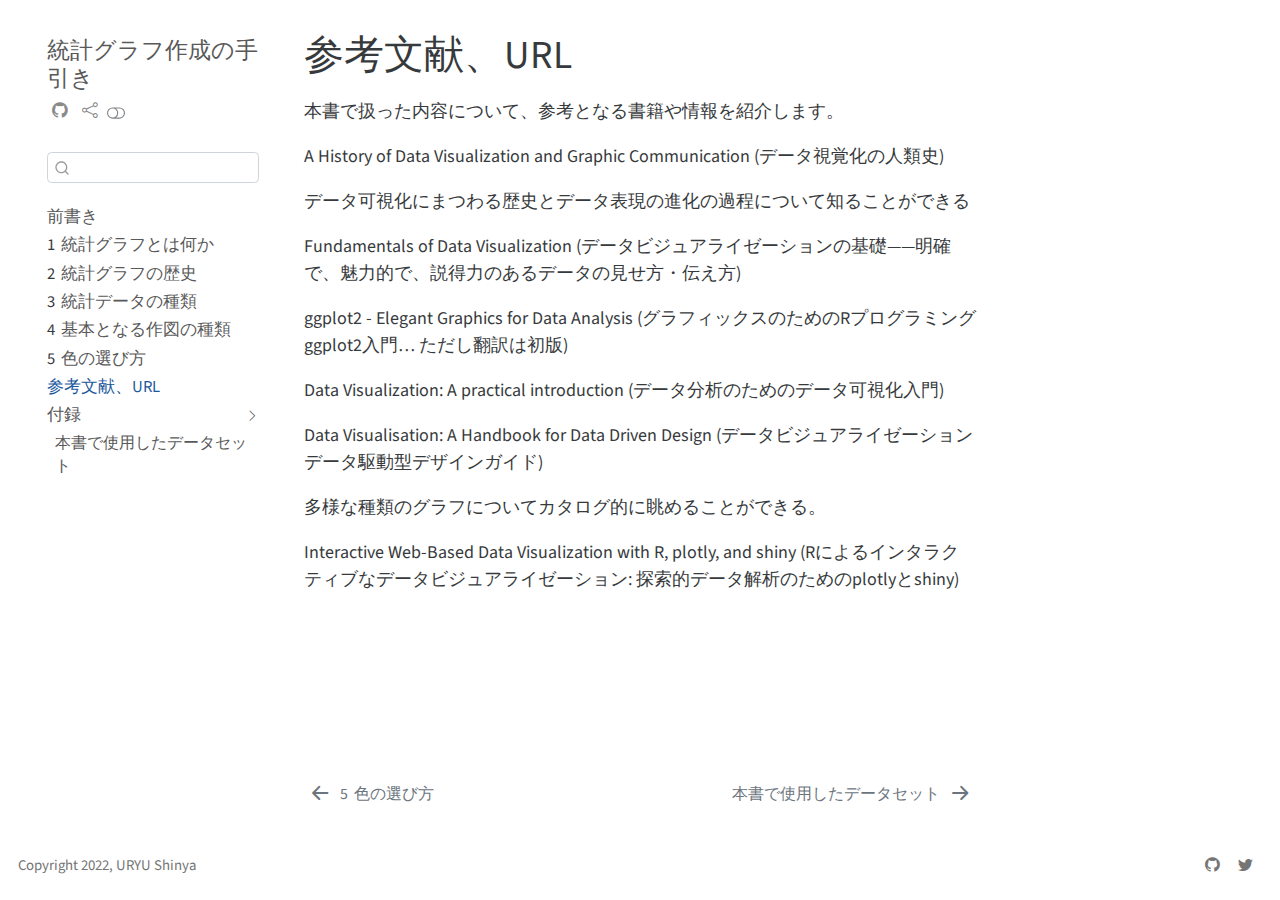
<file: _book/references.html>
<!DOCTYPE html>
<html xmlns="http://www.w3.org/1999/xhtml" lang="ja" xml:lang="ja"><head>

<meta charset="utf-8">
<meta name="generator" content="quarto-0.9.282">

<meta name="viewport" content="width=device-width, initial-scale=1.0, user-scalable=yes">


<title>統計グラフ作成の手引き - 参考文献、URL</title>
<style>
code{white-space: pre-wrap;}
span.smallcaps{font-variant: small-caps;}
span.underline{text-decoration: underline;}
div.column{display: inline-block; vertical-align: top; width: 50%;}
div.hanging-indent{margin-left: 1.5em; text-indent: -1.5em;}
ul.task-list{list-style: none;}
div.csl-bib-body { }
div.csl-entry {
  clear: both;
}
.hanging div.csl-entry {
  margin-left:2em;
  text-indent:-2em;
}
div.csl-left-margin {
  min-width:2em;
  float:left;
}
div.csl-right-inline {
  margin-left:2em;
  padding-left:1em;
}
div.csl-indent {
  margin-left: 2em;
}
</style>

<script src="site_libs/quarto-nav/quarto-nav.js"></script>
<script src="site_libs/quarto-nav/headroom.min.js"></script>
<script src="site_libs/clipboard/clipboard.min.js"></script>
<meta name="quarto:offset" content="./">
<script src="site_libs/quarto-search/autocomplete.umd.js"></script>
<script src="site_libs/quarto-search/fuse.min.js"></script>
<script src="site_libs/quarto-search/quarto-search.js"></script>
<link href="./datasets.html" rel="next">
<link href="./colors.html" rel="prev">
<script src="site_libs/quarto-html/quarto.js"></script>
<script src="site_libs/quarto-html/popper.min.js"></script>
<script src="site_libs/quarto-html/tippy.umd.min.js"></script>
<script src="site_libs/quarto-html/anchor.min.js"></script>
<link href="site_libs/quarto-html/tippy.css" rel="stylesheet">
<link class="quarto-color-scheme" id="quarto-text-highlighting-styles" href="site_libs/quarto-html/quarto-syntax-highlighting.css" rel="stylesheet">
<link class="quarto-color-scheme quarto-color-alternate" rel="prefetch" id="quarto-text-highlighting-styles" href="site_libs/quarto-html/quarto-syntax-highlighting-dark.css">
<script src="site_libs/bootstrap/bootstrap.min.js"></script>
<link href="site_libs/bootstrap/bootstrap-icons.css" rel="stylesheet">
<link class="quarto-color-scheme" href="site_libs/bootstrap/bootstrap.min.css" rel="stylesheet">
<link class="quarto-color-scheme quarto-color-alternate" rel="prefetch" href="site_libs/bootstrap/bootstrap-dark.min.css">
<script id="quarto-search-options" type="application/json">{
  "location": "sidebar",
  "copy-button": false,
  "collapse-after": 3,
  "panel-placement": "start",
  "type": "textbox",
  "limit": 20,
  "language": {
    "search-no-results-text": "一致なし",
    "search-matching-documents-text": "一致した文書",
    "search-copy-link-title": "検索へのリンクをコピー",
    "search-hide-matches-text": "追加の検索結果を非表示",
    "search-more-match-text": "追加の検索結果",
    "search-more-matches-text": "追加の検索結果",
    "search-clear-button-title": "消去",
    "search-detached-cancel-button-title": "取消",
    "search-submit-button-title": "検索"
  }
}</script>


</head>

<body class="floating">

<div id="quarto-search-results"></div>
  <header id="quarto-header" class="headroom fixed-top">
  <nav class="quarto-secondary-nav" data-bs-toggle="collapse" data-bs-target="#quarto-sidebar" aria-controls="quarto-sidebar" aria-expanded="false" aria-label="Toggle sidebar navigation" onclick="if (window.quartoToggleHeadroom) { window.quartoToggleHeadroom(); }">
    <div class="container-fluid d-flex justify-content-between">
      <h1 class="quarto-secondary-nav-title">参考文献、URL</h1>
      <button type="button" class="quarto-btn-toggle btn" aria-label="Show secondary navigation">
        <i class="bi bi-chevron-right"></i>
      </button>
    </div>
  </nav>
</header>
<!-- content -->
<div id="quarto-content" class="quarto-container page-columns page-rows-contents page-layout-article">
<!-- sidebar -->
  <nav id="quarto-sidebar" class="sidebar collapse sidebar-navigation floating overflow-auto">
    <div class="pt-lg-2 mt-2 text-left sidebar-header">
    <div class="sidebar-title mb-0 py-0">
      <a href="./">統計グラフ作成の手引き</a> 
        <div class="sidebar-tools-main tools-wide">
    <a href="https://github.com/uribo/statvis" title="Source Code" class="sidebar-tool px-1"><i class="bi bi-github"></i></a>
    <a href="" title="Share" id="sidebar-tool-dropdown-0" class="sidebar-tool dropdown-toggle px-1" data-bs-toggle="dropdown" aria-expanded="false"><i class="bi bi-share"></i></a>
    <ul class="dropdown-menu" aria-labelledby="sidebar-tool-dropdown-0">
        <li>
          <a class="dropdown-item sidebar-tools-main-item" href="https://twitter.com/intent/tweet?url=|url|">
            <i class="bi bi-bi-twitter pe-1"></i>
          Twitter
          </a>
        </li>
        <li>
          <a class="dropdown-item sidebar-tools-main-item" href="https://www.facebook.com/sharer/sharer.php?u=|url|">
            <i class="bi bi-bi-facebook pe-1"></i>
          Facebook
          </a>
        </li>
    </ul>
  <a href="" class="quarto-color-scheme-toggle sidebar-tool" onclick="window.quartoToggleColorScheme(); return false;" title="Toggle dark mode"><i class="bi"></i></a>
</div>
    </div>
      </div>
      <div class="mt-2 flex-shrink-0 align-items-center">
        <div class="sidebar-search">
        <div id="quarto-search" class="" title="Search"></div>
        </div>
      </div>
    <div class="sidebar-menu-container"> 
    <ul class="list-unstyled mt-1">
        <li class="sidebar-item">
  <div class="sidebar-item-container"> 
  <a href="./index.html" class="sidebar-item-text sidebar-link">前書き</a>
  </div>
</li>
        <li class="sidebar-item">
  <div class="sidebar-item-container"> 
  <a href="./intro.html" class="sidebar-item-text sidebar-link"><span class="chapter-number">1</span>&nbsp; <span class="chapter-title">統計グラフとは何か</span></a>
  </div>
</li>
        <li class="sidebar-item">
  <div class="sidebar-item-container"> 
  <a href="./history.html" class="sidebar-item-text sidebar-link"><span class="chapter-number">2</span>&nbsp; <span class="chapter-title">統計グラフの歴史</span></a>
  </div>
</li>
        <li class="sidebar-item">
  <div class="sidebar-item-container"> 
  <a href="./statistical_data.html" class="sidebar-item-text sidebar-link"><span class="chapter-number">3</span>&nbsp; <span class="chapter-title">統計データの種類</span></a>
  </div>
</li>
        <li class="sidebar-item">
  <div class="sidebar-item-container"> 
  <a href="./gallery.html" class="sidebar-item-text sidebar-link"><span class="chapter-number">4</span>&nbsp; <span class="chapter-title">基本となる作図の種類</span></a>
  </div>
</li>
        <li class="sidebar-item">
  <div class="sidebar-item-container"> 
  <a href="./colors.html" class="sidebar-item-text sidebar-link"><span class="chapter-number">5</span>&nbsp; <span class="chapter-title">色の選び方</span></a>
  </div>
</li>
        <li class="sidebar-item">
  <div class="sidebar-item-container"> 
  <a href="./references.html" class="sidebar-item-text sidebar-link active">参考文献、URL</a>
  </div>
</li>
        <li class="sidebar-item sidebar-item-section">
    <div class="sidebar-item-container"> 
        <a class="sidebar-item-text sidebar-link text-start" data-bs-toggle="collapse" data-bs-target="#quarto-sidebar-section-1" aria-expanded="true">付録</a>
      <a class="sidebar-item-toggle text-start" data-bs-toggle="collapse" data-bs-target="#quarto-sidebar-section-1" aria-expanded="true">
        <i class="bi bi-chevron-right ms-2"></i>
      </a>
    </div>
    <ul id="quarto-sidebar-section-1" class="collapse list-unstyled sidebar-section depth1 show">  
        <li class="sidebar-item">
  <div class="sidebar-item-container"> 
  <a href="./datasets.html" class="sidebar-item-text sidebar-link">本書で使用したデータセット</a>
  </div>
</li>
    </ul>
  </li>
    </ul>
    </div>
</nav>
<!-- margin-sidebar -->
    <div id="quarto-margin-sidebar" class="sidebar margin-sidebar">
        
    </div>
<!-- main -->
<main class="content" id="quarto-document-content">

<header id="title-block-header" class="quarto-title-block default">
<div class="quarto-title">
<h1 class="title d-none d-lg-block">参考文献、URL</h1>
</div>





<div class="quarto-title-meta">

    
    
  </div>
  

</header>

<p>本書で扱った内容について、参考となる書籍や情報を紹介します。</p>
<p>A History of Data Visualization and Graphic Communication (データ視覚化の人類史)</p>
<p>データ可視化にまつわる歴史とデータ表現の進化の過程について知ることができる</p>
<p>Fundamentals of Data Visualization (データビジュアライゼーションの基礎――明確で、魅力的で、説得力のあるデータの見せ方・伝え方)</p>
<p>ggplot2 - Elegant Graphics for Data Analysis (グラフィックスのためのRプログラミング ggplot2入門… ただし翻訳は初版)</p>
<p>Data Visualization: A practical introduction (データ分析のためのデータ可視化入門)</p>
<p>Data Visualisation: A Handbook for Data Driven Design (データビジュアライゼーション データ駆動型デザインガイド)</p>
<p>多様な種類のグラフについてカタログ的に眺めることができる。</p>
<p>Interactive Web-Based Data Visualization with R, plotly, and shiny (Rによるインタラクティブなデータビジュアライゼーション: 探索的データ解析のためのplotlyとshiny)</p>
<div id="refs" role="doc-bibliography" style="display: none">

</div>



</main> <!-- /main -->
<script type="application/javascript">
window.document.addEventListener("DOMContentLoaded", function (event) {
  const disableStylesheet = (stylesheets) => {
    for (let i=0; i < stylesheets.length; i++) {
      const stylesheet = stylesheets[i];
      stylesheet.rel = 'prefetch';
    }
  }
  const enableStylesheet = (stylesheets) => {
    for (let i=0; i < stylesheets.length; i++) {
      const stylesheet = stylesheets[i];
      stylesheet.rel = 'stylesheet';
    }
  }
  const manageTransitions = (selector, allowTransitions) => {
    const els = window.document.querySelectorAll(selector);
    for (let i=0; i < els.length; i++) {
      const el = els[i];
      if (allowTransitions) {
        el.classList.remove('notransition');
      } else {
        el.classList.add('notransition');
      }
    }
  }
  const toggleColorMode = (alternate) => {
    // Switch the stylesheets
    const alternateStylesheets = window.document.querySelectorAll('link.quarto-color-scheme.quarto-color-alternate');
    manageTransitions('#quarto-margin-sidebar .nav-link', false);
    if (alternate) {
      enableStylesheet(alternateStylesheets);
    } else {
      disableStylesheet(alternateStylesheets);
    }
    manageTransitions('#quarto-margin-sidebar .nav-link', true);
    // Switch the toggles
    const toggles = window.document.querySelectorAll('.quarto-color-scheme-toggle');
    for (let i=0; i < toggles.length; i++) {
      const toggle = toggles[i];
      if (toggle) {
        if (alternate) {
          toggle.classList.add("alternate");     
        } else {
          toggle.classList.remove("alternate");
        }
      }
    }
  }
  const isFileUrl = () => { 
    return window.location.protocol === 'file:';
  }
  const hasAlternateSentinel = () => {  
    let styleSentinel = getColorSchemeSentinel();
    if (styleSentinel !== null) {
      return styleSentinel === "alternate";
    } else {
      return false;
    }
  }
  const setStyleSentinel = (alternate) => {
    const value = alternate ? "alternate" : "default";
    if (!isFileUrl()) {
      window.localStorage.setItem("quarto-color-scheme", value);
    } else {
      localAlternateSentinel = value;
    }
  }
  const getColorSchemeSentinel = () => {
    if (!isFileUrl()) {
      const storageValue = window.localStorage.getItem("quarto-color-scheme");
      return storageValue != null ? storageValue : localAlternateSentinel;
    } else {
      return localAlternateSentinel;
    }
  }
  let localAlternateSentinel = 'default';
  // Dark / light mode switch
  window.quartoToggleColorScheme = () => {
    // Read the current dark / light value 
    let toAlternate = !hasAlternateSentinel();
    toggleColorMode(toAlternate);
    setStyleSentinel(toAlternate);
  };
  // Ensure there is a toggle, if there isn't float one in the top right
  if (window.document.querySelector('.quarto-color-scheme-toggle') === null) {
    const a = window.document.createElement('a');
    a.classList.add('top-right');
    a.classList.add('quarto-color-scheme-toggle');
    a.href = "";
    a.onclick = function() { try { window.quartoToggleColorScheme(); } catch {} return false; };
    const i = window.document.createElement("i");
    i.classList.add('bi');
    a.appendChild(i);
    window.document.body.appendChild(a);
  }
  // Switch to dark mode if need be
  if (hasAlternateSentinel()) {
    toggleColorMode(true);
  } 
  const icon = "";
  const anchorJS = new window.AnchorJS();
  anchorJS.options = {
    placement: 'right',
    icon: icon
  };
  anchorJS.add('.anchored');
  const clipboard = new window.ClipboardJS('.code-copy-button', {
    target: function(trigger) {
      return trigger.previousElementSibling;
    }
  });
  clipboard.on('success', function(e) {
    // button target
    const button = e.trigger;
    // don't keep focus
    button.blur();
    // flash "checked"
    button.classList.add('code-copy-button-checked');
    var currentTitle = button.getAttribute("title");
    button.setAttribute("title", "完了");
    setTimeout(function() {
      button.setAttribute("title", currentTitle);
      button.classList.remove('code-copy-button-checked');
    }, 1000);
    // clear code selection
    e.clearSelection();
  });
  function tippyHover(el, contentFn) {
    const config = {
      allowHTML: true,
      content: contentFn,
      maxWidth: 500,
      delay: 100,
      arrow: false,
      appendTo: function(el) {
          return el.parentElement;
      },
      interactive: true,
      interactiveBorder: 10,
      theme: 'quarto',
      placement: 'bottom-start'
    };
    window.tippy(el, config); 
  }
  const noterefs = window.document.querySelectorAll('a[role="doc-noteref"]');
  for (var i=0; i<noterefs.length; i++) {
    const ref = noterefs[i];
    tippyHover(ref, function() {
      let href = ref.getAttribute('href');
      try { href = new URL(href).hash; } catch {}
      const id = href.replace(/^#\/?/, "");
      const note = window.document.getElementById(id);
      return note.innerHTML;
    });
  }
  var bibliorefs = window.document.querySelectorAll('a[role="doc-biblioref"]');
  for (var i=0; i<bibliorefs.length; i++) {
    const ref = bibliorefs[i];
    const cites = ref.parentNode.getAttribute('data-cites').split(' ');
    tippyHover(ref, function() {
      var popup = window.document.createElement('div');
      cites.forEach(function(cite) {
        var citeDiv = window.document.createElement('div');
        citeDiv.classList.add('hanging-indent');
        citeDiv.classList.add('csl-entry');
        var biblioDiv = window.document.getElementById('ref-' + cite);
        if (biblioDiv) {
          citeDiv.innerHTML = biblioDiv.innerHTML;
        }
        popup.appendChild(citeDiv);
      });
      return popup.innerHTML;
    });
  }
});
</script>
<nav class="page-navigation">
  <div class="nav-page nav-page-previous">
      <a href="./colors.html" class="pagination-link">
        <i class="bi bi-arrow-left-short"></i> <span class="nav-page-text"><span class="chapter-number">5</span>&nbsp; <span class="chapter-title">色の選び方</span></span>
      </a>          
  </div>
  <div class="nav-page nav-page-next">
      <a href="./datasets.html" class="pagination-link">
        <span class="nav-page-text">本書で使用したデータセット</span> <i class="bi bi-arrow-right-short"></i>
      </a>
  </div>
</nav>
</div> <!-- /content -->
<footer class="footer">
  <div class="nav-footer">
    <div class="nav-footer-left">Copyright 2022, URYU Shinya</div>   
    <div class="nav-footer-right">
      <ul class="footer-items list-unstyled">
    <li class="nav-item compact">
    <a class="nav-link" href="https://github.com/uribo">
      <i class="bi bi-github" role="img">
</i> 
    </a>
  </li>  
    <li class="nav-item compact">
    <a class="nav-link" href="https://twitter.com/u_ribo">
      <i class="bi bi-twitter" role="img">
</i> 
    </a>
  </li>  
</ul>
    </div>
  </div>
</footer>



</body></html>
</file>
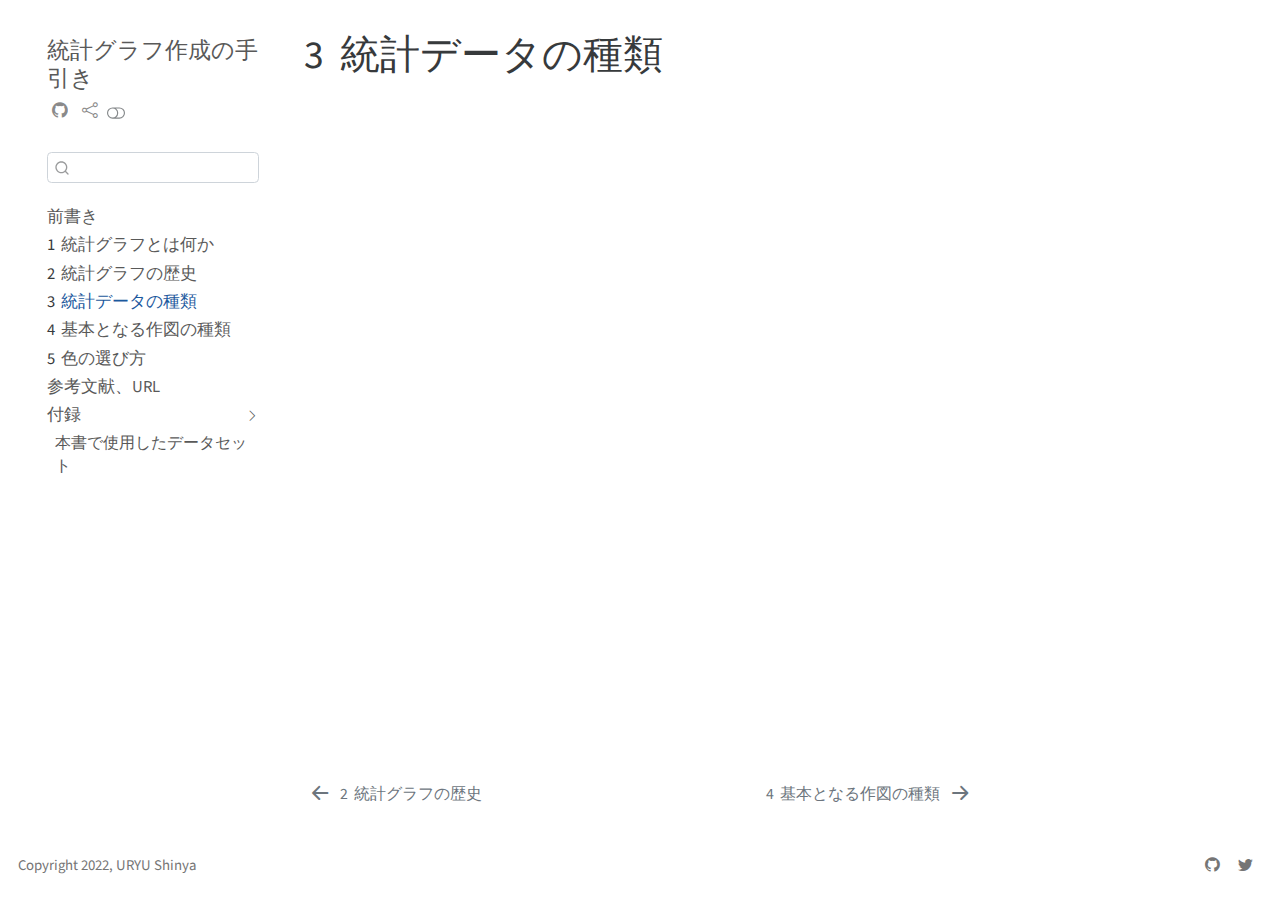
<file: _book/statistical_data.html>
<!DOCTYPE html>
<html xmlns="http://www.w3.org/1999/xhtml" lang="ja" xml:lang="ja"><head>

<meta charset="utf-8">
<meta name="generator" content="quarto-0.9.282">

<meta name="viewport" content="width=device-width, initial-scale=1.0, user-scalable=yes">


<title>統計グラフ作成の手引き - 3&nbsp; 統計データの種類</title>
<style>
code{white-space: pre-wrap;}
span.smallcaps{font-variant: small-caps;}
span.underline{text-decoration: underline;}
div.column{display: inline-block; vertical-align: top; width: 50%;}
div.hanging-indent{margin-left: 1.5em; text-indent: -1.5em;}
ul.task-list{list-style: none;}
</style>

<script src="site_libs/quarto-nav/quarto-nav.js"></script>
<script src="site_libs/quarto-nav/headroom.min.js"></script>
<script src="site_libs/clipboard/clipboard.min.js"></script>
<meta name="quarto:offset" content="./">
<script src="site_libs/quarto-search/autocomplete.umd.js"></script>
<script src="site_libs/quarto-search/fuse.min.js"></script>
<script src="site_libs/quarto-search/quarto-search.js"></script>
<link href="./gallery.html" rel="next">
<link href="./history.html" rel="prev">
<script src="site_libs/quarto-html/quarto.js"></script>
<script src="site_libs/quarto-html/popper.min.js"></script>
<script src="site_libs/quarto-html/tippy.umd.min.js"></script>
<script src="site_libs/quarto-html/anchor.min.js"></script>
<link href="site_libs/quarto-html/tippy.css" rel="stylesheet">
<link class="quarto-color-scheme" id="quarto-text-highlighting-styles" href="site_libs/quarto-html/quarto-syntax-highlighting.css" rel="stylesheet">
<link class="quarto-color-scheme quarto-color-alternate" rel="prefetch" id="quarto-text-highlighting-styles" href="site_libs/quarto-html/quarto-syntax-highlighting-dark.css">
<script src="site_libs/bootstrap/bootstrap.min.js"></script>
<link href="site_libs/bootstrap/bootstrap-icons.css" rel="stylesheet">
<link class="quarto-color-scheme" href="site_libs/bootstrap/bootstrap.min.css" rel="stylesheet">
<link class="quarto-color-scheme quarto-color-alternate" rel="prefetch" href="site_libs/bootstrap/bootstrap-dark.min.css">
<script id="quarto-search-options" type="application/json">{
  "location": "sidebar",
  "copy-button": false,
  "collapse-after": 3,
  "panel-placement": "start",
  "type": "textbox",
  "limit": 20,
  "language": {
    "search-no-results-text": "一致なし",
    "search-matching-documents-text": "一致した文書",
    "search-copy-link-title": "検索へのリンクをコピー",
    "search-hide-matches-text": "追加の検索結果を非表示",
    "search-more-match-text": "追加の検索結果",
    "search-more-matches-text": "追加の検索結果",
    "search-clear-button-title": "消去",
    "search-detached-cancel-button-title": "取消",
    "search-submit-button-title": "検索"
  }
}</script>


</head>

<body class="floating">

<div id="quarto-search-results"></div>
  <header id="quarto-header" class="headroom fixed-top">
  <nav class="quarto-secondary-nav" data-bs-toggle="collapse" data-bs-target="#quarto-sidebar" aria-controls="quarto-sidebar" aria-expanded="false" aria-label="Toggle sidebar navigation" onclick="if (window.quartoToggleHeadroom) { window.quartoToggleHeadroom(); }">
    <div class="container-fluid d-flex justify-content-between">
      <h1 class="quarto-secondary-nav-title"><span class="chapter-number">3</span>&nbsp; <span class="chapter-title">統計データの種類</span></h1>
      <button type="button" class="quarto-btn-toggle btn" aria-label="Show secondary navigation">
        <i class="bi bi-chevron-right"></i>
      </button>
    </div>
  </nav>
</header>
<!-- content -->
<div id="quarto-content" class="quarto-container page-columns page-rows-contents page-layout-article">
<!-- sidebar -->
  <nav id="quarto-sidebar" class="sidebar collapse sidebar-navigation floating overflow-auto">
    <div class="pt-lg-2 mt-2 text-left sidebar-header">
    <div class="sidebar-title mb-0 py-0">
      <a href="./">統計グラフ作成の手引き</a> 
        <div class="sidebar-tools-main tools-wide">
    <a href="https://github.com/uribo/statvis" title="Source Code" class="sidebar-tool px-1"><i class="bi bi-github"></i></a>
    <a href="" title="Share" id="sidebar-tool-dropdown-0" class="sidebar-tool dropdown-toggle px-1" data-bs-toggle="dropdown" aria-expanded="false"><i class="bi bi-share"></i></a>
    <ul class="dropdown-menu" aria-labelledby="sidebar-tool-dropdown-0">
        <li>
          <a class="dropdown-item sidebar-tools-main-item" href="https://twitter.com/intent/tweet?url=|url|">
            <i class="bi bi-bi-twitter pe-1"></i>
          Twitter
          </a>
        </li>
        <li>
          <a class="dropdown-item sidebar-tools-main-item" href="https://www.facebook.com/sharer/sharer.php?u=|url|">
            <i class="bi bi-bi-facebook pe-1"></i>
          Facebook
          </a>
        </li>
    </ul>
  <a href="" class="quarto-color-scheme-toggle sidebar-tool" onclick="window.quartoToggleColorScheme(); return false;" title="Toggle dark mode"><i class="bi"></i></a>
</div>
    </div>
      </div>
      <div class="mt-2 flex-shrink-0 align-items-center">
        <div class="sidebar-search">
        <div id="quarto-search" class="" title="Search"></div>
        </div>
      </div>
    <div class="sidebar-menu-container"> 
    <ul class="list-unstyled mt-1">
        <li class="sidebar-item">
  <div class="sidebar-item-container"> 
  <a href="./index.html" class="sidebar-item-text sidebar-link">前書き</a>
  </div>
</li>
        <li class="sidebar-item">
  <div class="sidebar-item-container"> 
  <a href="./intro.html" class="sidebar-item-text sidebar-link"><span class="chapter-number">1</span>&nbsp; <span class="chapter-title">統計グラフとは何か</span></a>
  </div>
</li>
        <li class="sidebar-item">
  <div class="sidebar-item-container"> 
  <a href="./history.html" class="sidebar-item-text sidebar-link"><span class="chapter-number">2</span>&nbsp; <span class="chapter-title">統計グラフの歴史</span></a>
  </div>
</li>
        <li class="sidebar-item">
  <div class="sidebar-item-container"> 
  <a href="./statistical_data.html" class="sidebar-item-text sidebar-link active"><span class="chapter-number">3</span>&nbsp; <span class="chapter-title">統計データの種類</span></a>
  </div>
</li>
        <li class="sidebar-item">
  <div class="sidebar-item-container"> 
  <a href="./gallery.html" class="sidebar-item-text sidebar-link"><span class="chapter-number">4</span>&nbsp; <span class="chapter-title">基本となる作図の種類</span></a>
  </div>
</li>
        <li class="sidebar-item">
  <div class="sidebar-item-container"> 
  <a href="./colors.html" class="sidebar-item-text sidebar-link"><span class="chapter-number">5</span>&nbsp; <span class="chapter-title">色の選び方</span></a>
  </div>
</li>
        <li class="sidebar-item">
  <div class="sidebar-item-container"> 
  <a href="./references.html" class="sidebar-item-text sidebar-link">参考文献、URL</a>
  </div>
</li>
        <li class="sidebar-item sidebar-item-section">
    <div class="sidebar-item-container"> 
        <a class="sidebar-item-text sidebar-link text-start" data-bs-toggle="collapse" data-bs-target="#quarto-sidebar-section-1" aria-expanded="true">付録</a>
      <a class="sidebar-item-toggle text-start" data-bs-toggle="collapse" data-bs-target="#quarto-sidebar-section-1" aria-expanded="true">
        <i class="bi bi-chevron-right ms-2"></i>
      </a>
    </div>
    <ul id="quarto-sidebar-section-1" class="collapse list-unstyled sidebar-section depth1 show">  
        <li class="sidebar-item">
  <div class="sidebar-item-container"> 
  <a href="./datasets.html" class="sidebar-item-text sidebar-link">本書で使用したデータセット</a>
  </div>
</li>
    </ul>
  </li>
    </ul>
    </div>
</nav>
<!-- margin-sidebar -->
    <div id="quarto-margin-sidebar" class="sidebar margin-sidebar">
        
    </div>
<!-- main -->
<main class="content" id="quarto-document-content">

<header id="title-block-header" class="quarto-title-block default">
<div class="quarto-title">
<h1 class="title d-none d-lg-block"><span class="chapter-number">3</span>&nbsp; <span class="chapter-title">統計データの種類</span></h1>
</div>





<div class="quarto-title-meta">

    
    
  </div>
  

</header>




</main> <!-- /main -->
<script type="application/javascript">
window.document.addEventListener("DOMContentLoaded", function (event) {
  const disableStylesheet = (stylesheets) => {
    for (let i=0; i < stylesheets.length; i++) {
      const stylesheet = stylesheets[i];
      stylesheet.rel = 'prefetch';
    }
  }
  const enableStylesheet = (stylesheets) => {
    for (let i=0; i < stylesheets.length; i++) {
      const stylesheet = stylesheets[i];
      stylesheet.rel = 'stylesheet';
    }
  }
  const manageTransitions = (selector, allowTransitions) => {
    const els = window.document.querySelectorAll(selector);
    for (let i=0; i < els.length; i++) {
      const el = els[i];
      if (allowTransitions) {
        el.classList.remove('notransition');
      } else {
        el.classList.add('notransition');
      }
    }
  }
  const toggleColorMode = (alternate) => {
    // Switch the stylesheets
    const alternateStylesheets = window.document.querySelectorAll('link.quarto-color-scheme.quarto-color-alternate');
    manageTransitions('#quarto-margin-sidebar .nav-link', false);
    if (alternate) {
      enableStylesheet(alternateStylesheets);
    } else {
      disableStylesheet(alternateStylesheets);
    }
    manageTransitions('#quarto-margin-sidebar .nav-link', true);
    // Switch the toggles
    const toggles = window.document.querySelectorAll('.quarto-color-scheme-toggle');
    for (let i=0; i < toggles.length; i++) {
      const toggle = toggles[i];
      if (toggle) {
        if (alternate) {
          toggle.classList.add("alternate");     
        } else {
          toggle.classList.remove("alternate");
        }
      }
    }
  }
  const isFileUrl = () => { 
    return window.location.protocol === 'file:';
  }
  const hasAlternateSentinel = () => {  
    let styleSentinel = getColorSchemeSentinel();
    if (styleSentinel !== null) {
      return styleSentinel === "alternate";
    } else {
      return false;
    }
  }
  const setStyleSentinel = (alternate) => {
    const value = alternate ? "alternate" : "default";
    if (!isFileUrl()) {
      window.localStorage.setItem("quarto-color-scheme", value);
    } else {
      localAlternateSentinel = value;
    }
  }
  const getColorSchemeSentinel = () => {
    if (!isFileUrl()) {
      const storageValue = window.localStorage.getItem("quarto-color-scheme");
      return storageValue != null ? storageValue : localAlternateSentinel;
    } else {
      return localAlternateSentinel;
    }
  }
  let localAlternateSentinel = 'default';
  // Dark / light mode switch
  window.quartoToggleColorScheme = () => {
    // Read the current dark / light value 
    let toAlternate = !hasAlternateSentinel();
    toggleColorMode(toAlternate);
    setStyleSentinel(toAlternate);
  };
  // Ensure there is a toggle, if there isn't float one in the top right
  if (window.document.querySelector('.quarto-color-scheme-toggle') === null) {
    const a = window.document.createElement('a');
    a.classList.add('top-right');
    a.classList.add('quarto-color-scheme-toggle');
    a.href = "";
    a.onclick = function() { try { window.quartoToggleColorScheme(); } catch {} return false; };
    const i = window.document.createElement("i");
    i.classList.add('bi');
    a.appendChild(i);
    window.document.body.appendChild(a);
  }
  // Switch to dark mode if need be
  if (hasAlternateSentinel()) {
    toggleColorMode(true);
  } 
  const icon = "";
  const anchorJS = new window.AnchorJS();
  anchorJS.options = {
    placement: 'right',
    icon: icon
  };
  anchorJS.add('.anchored');
  const clipboard = new window.ClipboardJS('.code-copy-button', {
    target: function(trigger) {
      return trigger.previousElementSibling;
    }
  });
  clipboard.on('success', function(e) {
    // button target
    const button = e.trigger;
    // don't keep focus
    button.blur();
    // flash "checked"
    button.classList.add('code-copy-button-checked');
    var currentTitle = button.getAttribute("title");
    button.setAttribute("title", "完了");
    setTimeout(function() {
      button.setAttribute("title", currentTitle);
      button.classList.remove('code-copy-button-checked');
    }, 1000);
    // clear code selection
    e.clearSelection();
  });
  function tippyHover(el, contentFn) {
    const config = {
      allowHTML: true,
      content: contentFn,
      maxWidth: 500,
      delay: 100,
      arrow: false,
      appendTo: function(el) {
          return el.parentElement;
      },
      interactive: true,
      interactiveBorder: 10,
      theme: 'quarto',
      placement: 'bottom-start'
    };
    window.tippy(el, config); 
  }
  const noterefs = window.document.querySelectorAll('a[role="doc-noteref"]');
  for (var i=0; i<noterefs.length; i++) {
    const ref = noterefs[i];
    tippyHover(ref, function() {
      let href = ref.getAttribute('href');
      try { href = new URL(href).hash; } catch {}
      const id = href.replace(/^#\/?/, "");
      const note = window.document.getElementById(id);
      return note.innerHTML;
    });
  }
  var bibliorefs = window.document.querySelectorAll('a[role="doc-biblioref"]');
  for (var i=0; i<bibliorefs.length; i++) {
    const ref = bibliorefs[i];
    const cites = ref.parentNode.getAttribute('data-cites').split(' ');
    tippyHover(ref, function() {
      var popup = window.document.createElement('div');
      cites.forEach(function(cite) {
        var citeDiv = window.document.createElement('div');
        citeDiv.classList.add('hanging-indent');
        citeDiv.classList.add('csl-entry');
        var biblioDiv = window.document.getElementById('ref-' + cite);
        if (biblioDiv) {
          citeDiv.innerHTML = biblioDiv.innerHTML;
        }
        popup.appendChild(citeDiv);
      });
      return popup.innerHTML;
    });
  }
});
</script>
<nav class="page-navigation">
  <div class="nav-page nav-page-previous">
      <a href="./history.html" class="pagination-link">
        <i class="bi bi-arrow-left-short"></i> <span class="nav-page-text"><span class="chapter-number">2</span>&nbsp; <span class="chapter-title">統計グラフの歴史</span></span>
      </a>          
  </div>
  <div class="nav-page nav-page-next">
      <a href="./gallery.html" class="pagination-link">
        <span class="nav-page-text"><span class="chapter-number">4</span>&nbsp; <span class="chapter-title">基本となる作図の種類</span></span> <i class="bi bi-arrow-right-short"></i>
      </a>
  </div>
</nav>
</div> <!-- /content -->
<footer class="footer">
  <div class="nav-footer">
    <div class="nav-footer-left">Copyright 2022, URYU Shinya</div>   
    <div class="nav-footer-right">
      <ul class="footer-items list-unstyled">
    <li class="nav-item compact">
    <a class="nav-link" href="https://github.com/uribo">
      <i class="bi bi-github" role="img">
</i> 
    </a>
  </li>  
    <li class="nav-item compact">
    <a class="nav-link" href="https://twitter.com/u_ribo">
      <i class="bi bi-twitter" role="img">
</i> 
    </a>
  </li>  
</ul>
    </div>
  </div>
</footer>



</body></html>
</file>
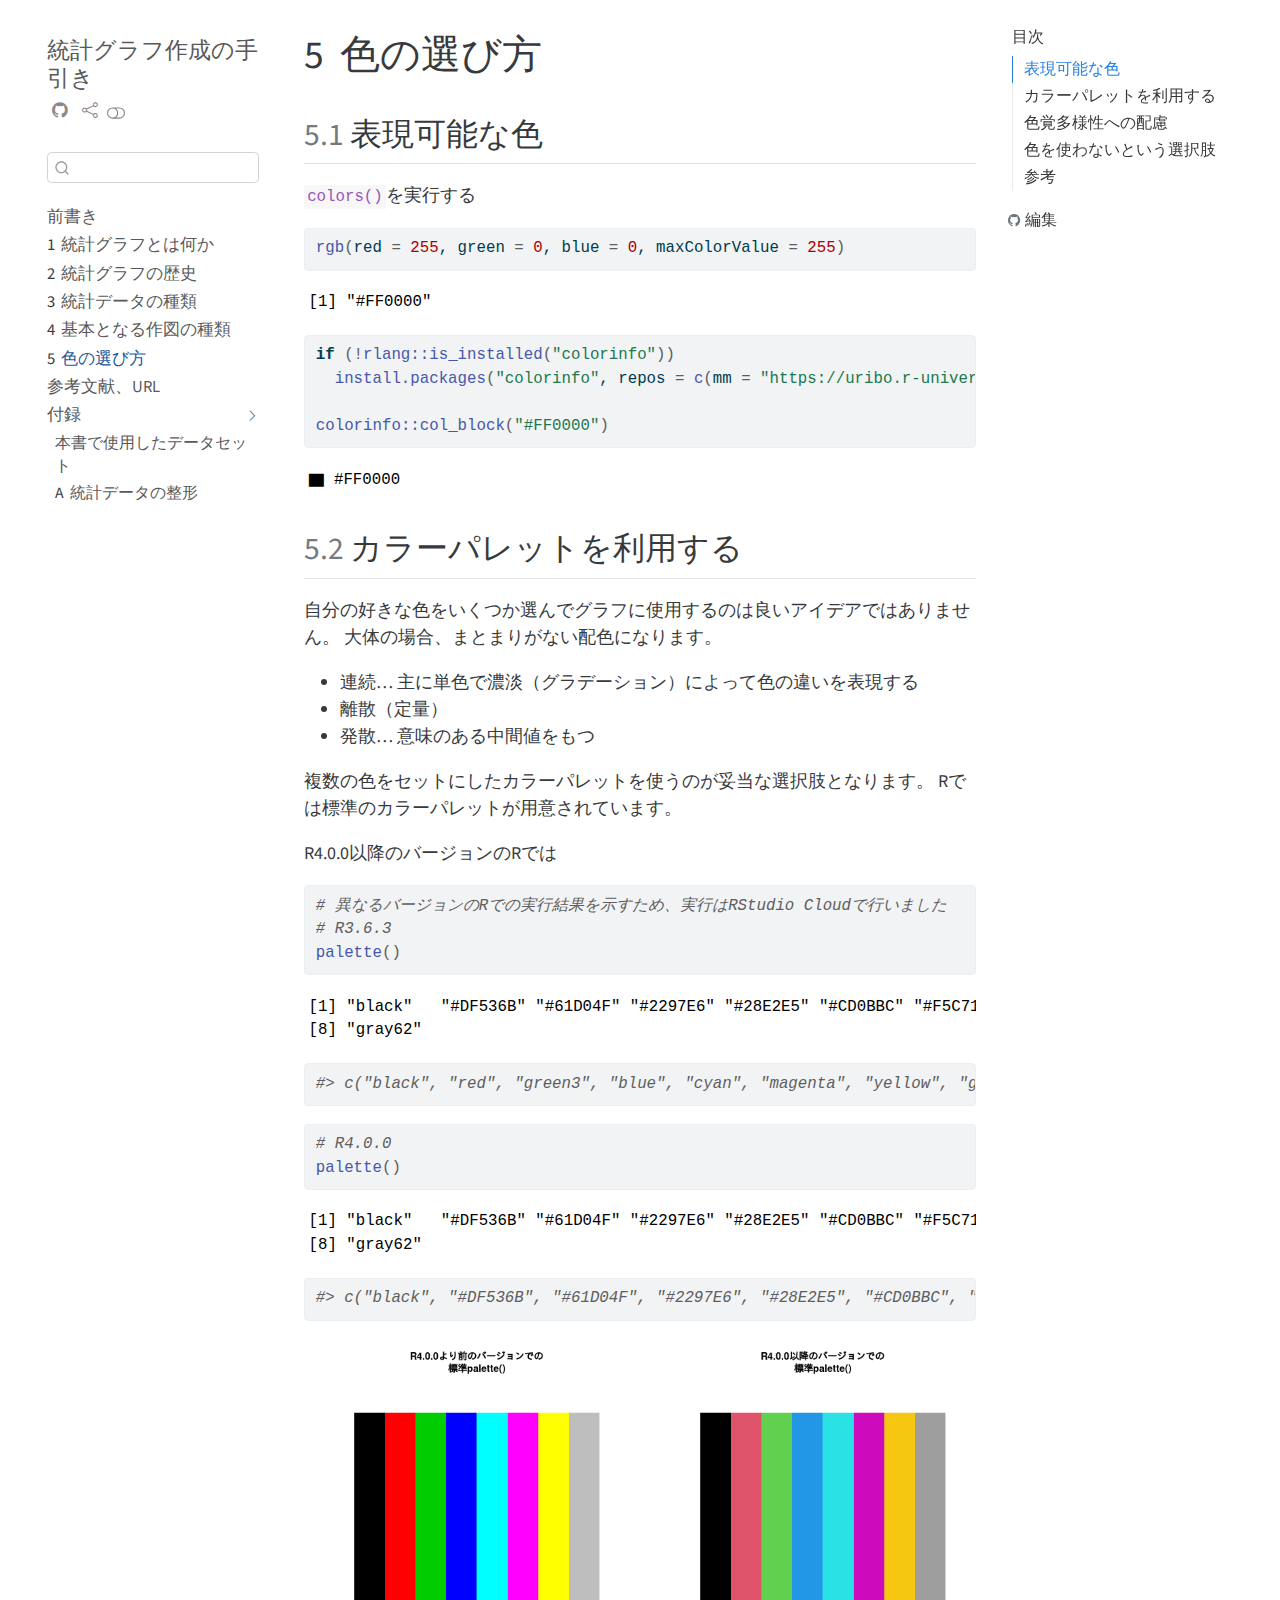
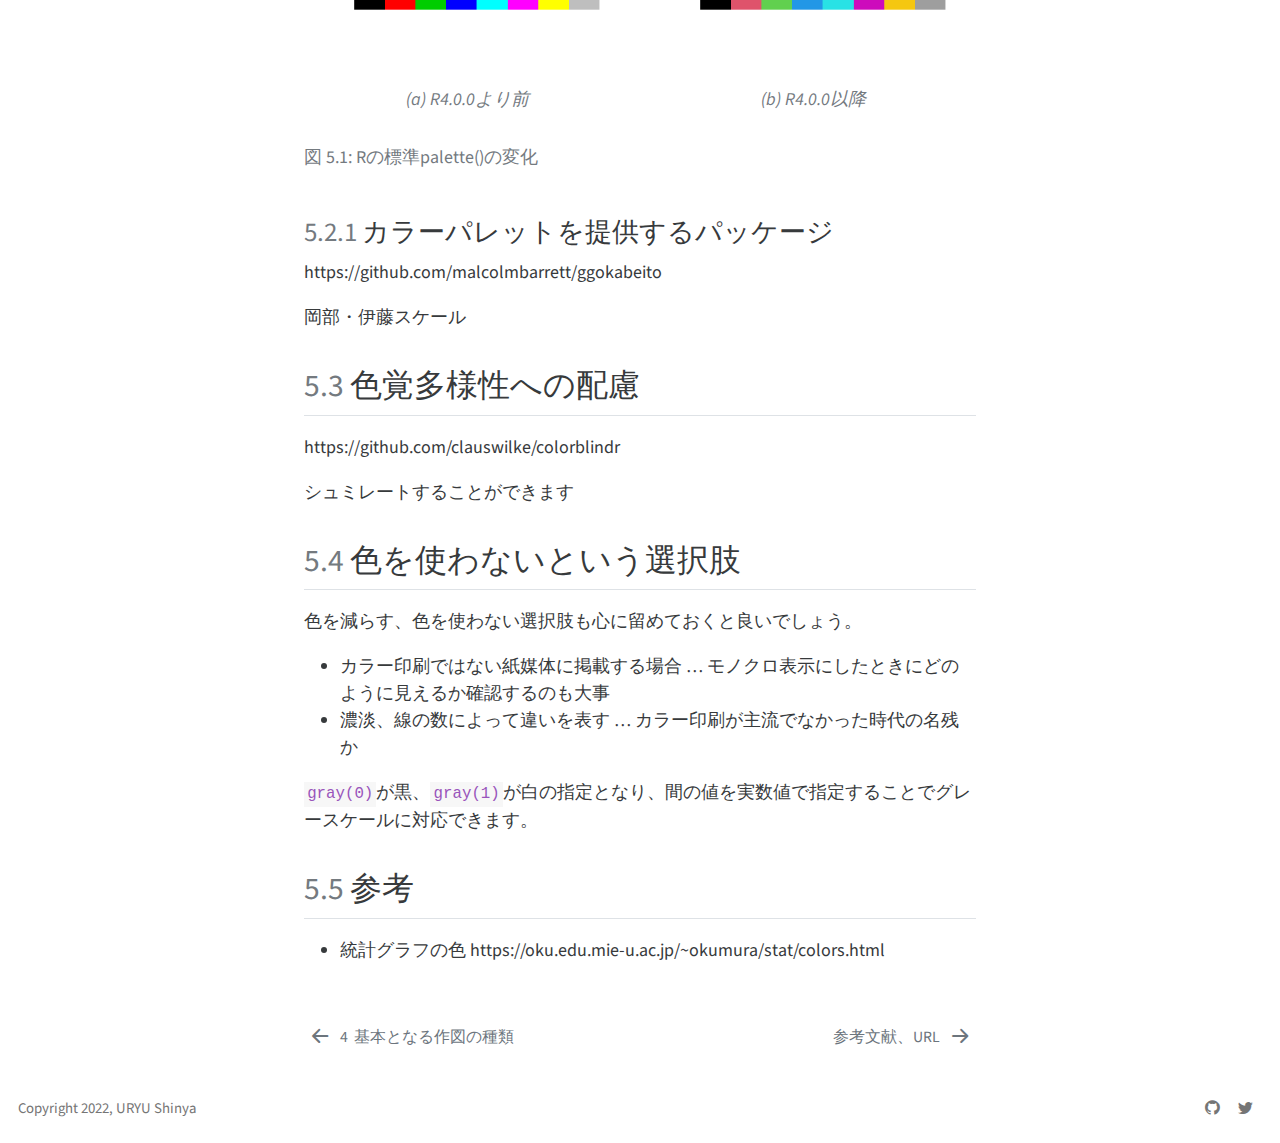
<file: docs/colors.html>
<!DOCTYPE html>
<html xmlns="http://www.w3.org/1999/xhtml" lang="ja" xml:lang="ja"><head>
<meta http-equiv="Content-Type" content="text/html; charset=UTF-8">
<meta charset="utf-8">
<meta name="generator" content="quarto-0.9.282">
<meta name="viewport" content="width=device-width, initial-scale=1.0, user-scalable=yes">
<title>統計グラフ作成の手引き - 5&nbsp; 色の選び方</title>
<style>
code{white-space: pre-wrap;}
span.smallcaps{font-variant: small-caps;}
span.underline{text-decoration: underline;}
div.column{display: inline-block; vertical-align: top; width: 50%;}
div.hanging-indent{margin-left: 1.5em; text-indent: -1.5em;}
ul.task-list{list-style: none;}
pre > code.sourceCode { white-space: pre; position: relative; }
pre > code.sourceCode > span { display: inline-block; line-height: 1.25; }
pre > code.sourceCode > span:empty { height: 1.2em; }
.sourceCode { overflow: visible; }
code.sourceCode > span { color: inherit; text-decoration: inherit; }
div.sourceCode { margin: 1em 0; }
pre.sourceCode { margin: 0; }
@media screen {
div.sourceCode { overflow: auto; }
}
@media print {
pre > code.sourceCode { white-space: pre-wrap; }
pre > code.sourceCode > span { text-indent: -5em; padding-left: 5em; }
}
pre.numberSource code
  { counter-reset: source-line 0; }
pre.numberSource code > span
  { position: relative; left: -4em; counter-increment: source-line; }
pre.numberSource code > span > a:first-child::before
  { content: counter(source-line);
    position: relative; left: -1em; text-align: right; vertical-align: baseline;
    border: none; display: inline-block;
    -webkit-touch-callout: none; -webkit-user-select: none;
    -khtml-user-select: none; -moz-user-select: none;
    -ms-user-select: none; user-select: none;
    padding: 0 4px; width: 4em;
    color: #aaaaaa;
  }
pre.numberSource { margin-left: 3em; border-left: 1px solid #aaaaaa;  padding-left: 4px; }
div.sourceCode
  {   }
@media screen {
pre > code.sourceCode > span > a:first-child::before { text-decoration: underline; }
}
code span.al { color: #ff0000; font-weight: bold; } /* Alert */
code span.an { color: #60a0b0; font-weight: bold; font-style: italic; } /* Annotation */
code span.at { color: #7d9029; } /* Attribute */
code span.bn { color: #40a070; } /* BaseN */
code span.bu { } /* BuiltIn */
code span.cf { color: #007020; font-weight: bold; } /* ControlFlow */
code span.ch { color: #4070a0; } /* Char */
code span.cn { color: #880000; } /* Constant */
code span.co { color: #60a0b0; font-style: italic; } /* Comment */
code span.cv { color: #60a0b0; font-weight: bold; font-style: italic; } /* CommentVar */
code span.do { color: #ba2121; font-style: italic; } /* Documentation */
code span.dt { color: #902000; } /* DataType */
code span.dv { color: #40a070; } /* DecVal */
code span.er { color: #ff0000; font-weight: bold; } /* Error */
code span.ex { } /* Extension */
code span.fl { color: #40a070; } /* Float */
code span.fu { color: #06287e; } /* Function */
code span.im { } /* Import */
code span.in { color: #60a0b0; font-weight: bold; font-style: italic; } /* Information */
code span.kw { color: #007020; font-weight: bold; } /* Keyword */
code span.op { color: #666666; } /* Operator */
code span.ot { color: #007020; } /* Other */
code span.pp { color: #bc7a00; } /* Preprocessor */
code span.sc { color: #4070a0; } /* SpecialChar */
code span.ss { color: #bb6688; } /* SpecialString */
code span.st { color: #4070a0; } /* String */
code span.va { color: #19177c; } /* Variable */
code span.vs { color: #4070a0; } /* VerbatimString */
code span.wa { color: #60a0b0; font-weight: bold; font-style: italic; } /* Warning */
</style>
<script src="site_libs/quarto-nav/quarto-nav.js"></script><script src="site_libs/quarto-nav/headroom.min.js"></script><script src="site_libs/clipboard/clipboard.min.js"></script><meta name="quarto:offset" content="./">
<script src="site_libs/quarto-search/autocomplete.umd.js"></script><script src="site_libs/quarto-search/fuse.min.js"></script><script src="site_libs/quarto-search/quarto-search.js"></script><link href="./references.html" rel="next">
<link href="./gallery.html" rel="prev">
<script src="site_libs/quarto-html/quarto.js"></script><script src="site_libs/quarto-html/popper.min.js"></script><script src="site_libs/quarto-html/tippy.umd.min.js"></script><script src="site_libs/quarto-html/anchor.min.js"></script><link href="site_libs/quarto-html/tippy.css" rel="stylesheet">
<link class="quarto-color-scheme" id="quarto-text-highlighting-styles" href="site_libs/quarto-html/quarto-syntax-highlighting.css" rel="stylesheet">
<link class="quarto-color-scheme quarto-color-alternate" rel="prefetch" id="quarto-text-highlighting-styles" href="site_libs/quarto-html/quarto-syntax-highlighting-dark.css">
<script src="site_libs/bootstrap/bootstrap.min.js"></script><link href="site_libs/bootstrap/bootstrap-icons.css" rel="stylesheet">
<link class="quarto-color-scheme" href="site_libs/bootstrap/bootstrap.min.css" rel="stylesheet">
<link class="quarto-color-scheme quarto-color-alternate" rel="prefetch" href="site_libs/bootstrap/bootstrap-dark.min.css">
<script id="quarto-search-options" type="application/json">{
  "location": "sidebar",
  "copy-button": false,
  "collapse-after": 3,
  "panel-placement": "start",
  "type": "textbox",
  "limit": 20,
  "language": {
    "search-no-results-text": "一致なし",
    "search-matching-documents-text": "一致した文書",
    "search-copy-link-title": "検索へのリンクをコピー",
    "search-hide-matches-text": "追加の検索結果を非表示",
    "search-more-match-text": "追加の検索結果",
    "search-more-matches-text": "追加の検索結果",
    "search-clear-button-title": "消去",
    "search-detached-cancel-button-title": "取消",
    "search-submit-button-title": "検索"
  }
}</script>
</head>
<body class="floating">

<div id="quarto-search-results"></div>
  <header id="quarto-header" class="headroom fixed-top"><nav class="quarto-secondary-nav" data-bs-toggle="collapse" data-bs-target="#quarto-sidebar" aria-controls="quarto-sidebar" aria-expanded="false" aria-label="Toggle sidebar navigation" onclick="if (window.quartoToggleHeadroom) { window.quartoToggleHeadroom(); }"><div class="container-fluid d-flex justify-content-between">
      <h1 class="quarto-secondary-nav-title">
<span class="chapter-number">5</span>&nbsp; <span class="chapter-title">色の選び方</span>
</h1>
      <button type="button" class="quarto-btn-toggle btn" aria-label="Show secondary navigation">
        <i class="bi bi-chevron-right"></i>
      </button>
    </div>
  </nav></header><!-- content --><div id="quarto-content" class="quarto-container page-columns page-rows-contents page-layout-article">
<!-- sidebar -->
  <nav id="quarto-sidebar" class="sidebar collapse sidebar-navigation floating overflow-auto"><div class="pt-lg-2 mt-2 text-left sidebar-header">
    <div class="sidebar-title mb-0 py-0">
      <a href="./">統計グラフ作成の手引き</a> 
        <div class="sidebar-tools-main tools-wide">
    <a href="https://github.com/uribo/statvis" title="Source Code" class="sidebar-tool px-1"><i class="bi bi-github"></i></a>
    <a href="" title="Share" id="sidebar-tool-dropdown-0" class="sidebar-tool dropdown-toggle px-1" data-bs-toggle="dropdown" aria-expanded="false"><i class="bi bi-share"></i></a>
    <ul class="dropdown-menu" aria-labelledby="sidebar-tool-dropdown-0">
<li>
          <a class="dropdown-item sidebar-tools-main-item" href="https://twitter.com/intent/tweet?url=%7Curl%7C">
            <i class="bi bi-bi-twitter pe-1"></i>
          Twitter
          </a>
        </li>
        <li>
          <a class="dropdown-item sidebar-tools-main-item" href="https://www.facebook.com/sharer/sharer.php?u=%7Curl%7C">
            <i class="bi bi-bi-facebook pe-1"></i>
          Facebook
          </a>
        </li>
    </ul>
<a href="" class="quarto-color-scheme-toggle sidebar-tool" onclick="window.quartoToggleColorScheme(); return false;" title="Toggle dark mode"><i class="bi"></i></a>
</div>
    </div>
      </div>
      <div class="mt-2 flex-shrink-0 align-items-center">
        <div class="sidebar-search">
        <div id="quarto-search" class="" title="Search"></div>
        </div>
      </div>
    <div class="sidebar-menu-container"> 
    <ul class="list-unstyled mt-1">
<li class="sidebar-item">
  <div class="sidebar-item-container"> 
  <a href="./index.html" class="sidebar-item-text sidebar-link">前書き</a>
  </div>
</li>
        <li class="sidebar-item">
  <div class="sidebar-item-container"> 
  <a href="./intro.html" class="sidebar-item-text sidebar-link"><span class="chapter-number">1</span>&nbsp; <span class="chapter-title">統計グラフとは何か</span></a>
  </div>
</li>
        <li class="sidebar-item">
  <div class="sidebar-item-container"> 
  <a href="./history.html" class="sidebar-item-text sidebar-link"><span class="chapter-number">2</span>&nbsp; <span class="chapter-title">統計グラフの歴史</span></a>
  </div>
</li>
        <li class="sidebar-item">
  <div class="sidebar-item-container"> 
  <a href="./statistical_data.html" class="sidebar-item-text sidebar-link"><span class="chapter-number">3</span>&nbsp; <span class="chapter-title">統計データの種類</span></a>
  </div>
</li>
        <li class="sidebar-item">
  <div class="sidebar-item-container"> 
  <a href="./gallery.html" class="sidebar-item-text sidebar-link"><span class="chapter-number">4</span>&nbsp; <span class="chapter-title">基本となる作図の種類</span></a>
  </div>
</li>
        <li class="sidebar-item">
  <div class="sidebar-item-container"> 
  <a href="./colors.html" class="sidebar-item-text sidebar-link active"><span class="chapter-number">5</span>&nbsp; <span class="chapter-title">色の選び方</span></a>
  </div>
</li>
        <li class="sidebar-item">
  <div class="sidebar-item-container"> 
  <a href="./references.html" class="sidebar-item-text sidebar-link">参考文献、URL</a>
  </div>
</li>
        <li class="sidebar-item sidebar-item-section">
    <div class="sidebar-item-container"> 
        <a class="sidebar-item-text sidebar-link text-start" data-bs-toggle="collapse" data-bs-target="#quarto-sidebar-section-1" aria-expanded="true">付録</a>
      <a class="sidebar-item-toggle text-start" data-bs-toggle="collapse" data-bs-target="#quarto-sidebar-section-1" aria-expanded="true">
        <i class="bi bi-chevron-right ms-2"></i>
      </a>
    </div>
    <ul id="quarto-sidebar-section-1" class="collapse list-unstyled sidebar-section depth1 show">
<li class="sidebar-item">
  <div class="sidebar-item-container"> 
  <a href="./datasets.html" class="sidebar-item-text sidebar-link">本書で使用したデータセット</a>
  </div>
</li>
        <li class="sidebar-item">
  <div class="sidebar-item-container"> 
  <a href="./tidy.html" class="sidebar-item-text sidebar-link"><span class="chapter-number">A</span>&nbsp; <span class="chapter-title">統計データの整形</span></a>
  </div>
</li>
    </ul>
</li>
    </ul>
</div>
</nav><!-- margin-sidebar --><div id="quarto-margin-sidebar" class="sidebar margin-sidebar">
        <nav id="TOC" role="doc-toc"><h2 id="toc-title">目次</h2>
   
  <ul>
<li><a href="#%E8%A1%A8%E7%8F%BE%E5%8F%AF%E8%83%BD%E3%81%AA%E8%89%B2" id="toc-表現可能な色" class="nav-link active" data-scroll-target="#%E8%A1%A8%E7%8F%BE%E5%8F%AF%E8%83%BD%E3%81%AA%E8%89%B2"> <span class="header-section-number">5.1</span> 表現可能な色</a></li>
  <li>
<a href="#%E3%82%AB%E3%83%A9%E3%83%BC%E3%83%91%E3%83%AC%E3%83%83%E3%83%88%E3%82%92%E5%88%A9%E7%94%A8%E3%81%99%E3%82%8B" id="toc-カラーパレットを利用する" class="nav-link" data-scroll-target="#%E3%82%AB%E3%83%A9%E3%83%BC%E3%83%91%E3%83%AC%E3%83%83%E3%83%88%E3%82%92%E5%88%A9%E7%94%A8%E3%81%99%E3%82%8B"> <span class="header-section-number">5.2</span> カラーパレットを利用する</a>
  <ul class="collapse">
<li><a href="#%E3%82%AB%E3%83%A9%E3%83%BC%E3%83%91%E3%83%AC%E3%83%83%E3%83%88%E3%82%92%E6%8F%90%E4%BE%9B%E3%81%99%E3%82%8B%E3%83%91%E3%83%83%E3%82%B1%E3%83%BC%E3%82%B8" id="toc-カラーパレットを提供するパッケージ" class="nav-link" data-scroll-target="#%E3%82%AB%E3%83%A9%E3%83%BC%E3%83%91%E3%83%AC%E3%83%83%E3%83%88%E3%82%92%E6%8F%90%E4%BE%9B%E3%81%99%E3%82%8B%E3%83%91%E3%83%83%E3%82%B1%E3%83%BC%E3%82%B8"> <span class="header-section-number">5.2.1</span> カラーパレットを提供するパッケージ</a></li>
  </ul>
</li>
  <li><a href="#%E8%89%B2%E8%A6%9A%E5%A4%9A%E6%A7%98%E6%80%A7%E3%81%B8%E3%81%AE%E9%85%8D%E6%85%AE" id="toc-色覚多様性への配慮" class="nav-link" data-scroll-target="#%E8%89%B2%E8%A6%9A%E5%A4%9A%E6%A7%98%E6%80%A7%E3%81%B8%E3%81%AE%E9%85%8D%E6%85%AE"> <span class="header-section-number">5.3</span> 色覚多様性への配慮</a></li>
  <li><a href="#%E8%89%B2%E3%82%92%E4%BD%BF%E3%82%8F%E3%81%AA%E3%81%84%E3%81%A8%E3%81%84%E3%81%86%E9%81%B8%E6%8A%9E%E8%82%A2" id="toc-色を使わないという選択肢" class="nav-link" data-scroll-target="#%E8%89%B2%E3%82%92%E4%BD%BF%E3%82%8F%E3%81%AA%E3%81%84%E3%81%A8%E3%81%84%E3%81%86%E9%81%B8%E6%8A%9E%E8%82%A2"> <span class="header-section-number">5.4</span> 色を使わないという選択肢</a></li>
  <li><a href="#%E5%8F%82%E8%80%83" id="toc-参考" class="nav-link" data-scroll-target="#%E5%8F%82%E8%80%83"> <span class="header-section-number">5.5</span> 参考</a></li>
  </ul><div class="toc-actions"><div><i class="bi bi-github"></i></div><div class="action-links"><p><a href="https://github.com/uribo/statvis/edit/main/colors.qmd" class="toc-action">編集</a></p></div></div></nav>
    </div>
<!-- main -->
<main class="content" id="quarto-document-content"><header id="title-block-header" class="quarto-title-block default"><div class="quarto-title">
<h1 class="title d-none d-lg-block">
<span class="chapter-number">5</span>&nbsp; <span class="chapter-title">色の選び方</span>
</h1>
</div>





<div class="quarto-title-meta">

    
    
  </div>
  

</header><section id="表現可能な色" class="level2" data-number="5.1"><h2 data-number="5.1" class="anchored" data-anchor-id="表現可能な色">
<span class="header-section-number">5.1</span> 表現可能な色</h2>
<p><code><a href="https://rdrr.io/r/grDevices/colors.html">colors()</a></code>を実行する</p>
<div class="cell">
<div class="sourceCode" id="cb1"><pre class="downlit sourceCode r code-with-copy"><code class="sourceCode R"><span class="fu"><a href="https://rdrr.io/r/grDevices/rgb.html">rgb</a></span><span class="op">(</span>red <span class="op">=</span> <span class="fl">255</span>, green <span class="op">=</span> <span class="fl">0</span>, blue <span class="op">=</span> <span class="fl">0</span>, maxColorValue <span class="op">=</span> <span class="fl">255</span><span class="op">)</span></code><button title="コピー" class="code-copy-button"><i class="bi"></i></button></pre></div>
<div class="cell-output cell-output-stdout">
<pre><code>[1] "#FF0000"</code></pre>
</div>
</div>
<div class="cell">
<div class="sourceCode" id="cb3"><pre class="downlit sourceCode r code-with-copy"><code class="sourceCode R"><span class="kw">if</span> <span class="op">(</span><span class="op">!</span><span class="fu">rlang</span><span class="fu">::</span><span class="fu"><a href="https://rlang.r-lib.org/reference/is_installed.html">is_installed</a></span><span class="op">(</span><span class="st">"colorinfo"</span><span class="op">)</span><span class="op">)</span>
  <span class="fu"><a href="https://rdrr.io/r/utils/install.packages.html">install.packages</a></span><span class="op">(</span><span class="st">"colorinfo"</span>, repos <span class="op">=</span> <span class="fu"><a href="https://rdrr.io/r/base/c.html">c</a></span><span class="op">(</span>mm <span class="op">=</span> <span class="st">"https://uribo.r-universe.dev"</span>, <span class="fu"><a href="https://rdrr.io/r/base/options.html">getOption</a></span><span class="op">(</span><span class="st">"repos"</span><span class="op">)</span><span class="op">)</span><span class="op">)</span>

<span class="fu">colorinfo</span><span class="fu">::</span><span class="fu"><a href="https://rdrr.io/pkg/colorinfo/man/col_block.html">col_block</a></span><span class="op">(</span><span class="st">"#FF0000"</span><span class="op">)</span></code><button title="コピー" class="code-copy-button"><i class="bi"></i></button></pre></div>
<div class="cell-output cell-output-stdout">
<pre><code>▇ #FF0000</code></pre>
</div>
</div>
</section><section id="カラーパレットを利用する" class="level2" data-number="5.2"><h2 data-number="5.2" class="anchored" data-anchor-id="カラーパレットを利用する">
<span class="header-section-number">5.2</span> カラーパレットを利用する</h2>
<p>自分の好きな色をいくつか選んでグラフに使用するのは良いアイデアではありません。 大体の場合、まとまりがない配色になります。</p>
<ul>
<li>連続… 主に単色で濃淡（グラデーション）によって色の違いを表現する</li>
<li>離散（定量）</li>
<li>発散… 意味のある中間値をもつ</li>
</ul>
<p>複数の色をセットにしたカラーパレットを使うのが妥当な選択肢となります。 Rでは標準のカラーパレットが用意されています。</p>
<p>R4.0.0以降のバージョンのRでは</p>
<div class="cell">
<div class="sourceCode" id="cb5"><pre class="downlit sourceCode r code-with-copy"><code class="sourceCode R"><span class="co"># 異なるバージョンのRでの実行結果を示すため、実行はRStudio Cloudで行いました</span>
<span class="co"># R3.6.3</span>
<span class="fu"><a href="https://rdrr.io/r/grDevices/palette.html">palette</a></span><span class="op">(</span><span class="op">)</span></code><button title="コピー" class="code-copy-button"><i class="bi"></i></button></pre></div>
<div class="cell-output cell-output-stdout">
<pre><code>[1] "black"   "#DF536B" "#61D04F" "#2297E6" "#28E2E5" "#CD0BBC" "#F5C710"
[8] "gray62" </code></pre>
</div>
<div class="sourceCode" id="cb7"><pre class="downlit sourceCode r code-with-copy"><code class="sourceCode R"><span class="co">#&gt; c("black", "red", "green3", "blue", "cyan", "magenta", "yellow", "gray")</span></code><button title="コピー" class="code-copy-button"><i class="bi"></i></button></pre></div>
</div>
<div class="cell">
<div class="sourceCode" id="cb8"><pre class="downlit sourceCode r code-with-copy"><code class="sourceCode R"><span class="co"># R4.0.0</span>
<span class="fu"><a href="https://rdrr.io/r/grDevices/palette.html">palette</a></span><span class="op">(</span><span class="op">)</span></code><button title="コピー" class="code-copy-button"><i class="bi"></i></button></pre></div>
<div class="cell-output cell-output-stdout">
<pre><code>[1] "black"   "#DF536B" "#61D04F" "#2297E6" "#28E2E5" "#CD0BBC" "#F5C710"
[8] "gray62" </code></pre>
</div>
<div class="sourceCode" id="cb10"><pre class="downlit sourceCode r code-with-copy"><code class="sourceCode R"><span class="co">#&gt; c("black", "#DF536B", "#61D04F", "#2297E6", "#28E2E5", "#CD0BBC", "#F5C710", "gray62")</span></code><button title="コピー" class="code-copy-button"><i class="bi"></i></button></pre></div>
</div>
<div class="cell">

</div>
<div class="quarto-layout-panel">
<figure class="figure"><div class="quarto-layout-row quarto-layout-valign-top">
<div class="quarto-layout-cell quarto-layout-cell-subref" style="flex-basis: 50.0%;justify-content: center;">
<div id="fig-palette-old" class="quarto-figure quarto-figure-center anchored">
<figure class="figure"><p><img src="figures/palette_old.png" class="img-fluid figure-img" data-ref-parent="fig-elephants"></p>
<p></p><figcaption aria-hidden="true" class="figure-caption">(a) R4.0.0より前</figcaption><p></p>
</figure>
</div>
</div>
<div class="quarto-layout-cell quarto-layout-cell-subref" style="flex-basis: 50.0%;justify-content: center;">
<div id="fig-palette_current" class="quarto-figure quarto-figure-center anchored">
<figure class="figure"><p><img src="figures/palette_current.png" class="img-fluid figure-img" data-ref-parent="fig-elephants"></p>
<p></p><figcaption aria-hidden="true" class="figure-caption">(b) R4.0.0以降</figcaption><p></p>
</figure>
</div>
</div>
</div>
<p></p><figcaption aria-hidden="true" class="figure-caption">図 5.1: Rの標準palette()の変化</figcaption><p></p>
</figure>
</div>
<section id="カラーパレットを提供するパッケージ" class="level3" data-number="5.2.1"><h3 data-number="5.2.1" class="anchored" data-anchor-id="カラーパレットを提供するパッケージ">
<span class="header-section-number">5.2.1</span> カラーパレットを提供するパッケージ</h3>
<p>https://github.com/malcolmbarrett/ggokabeito</p>
<p>岡部・伊藤スケール</p>
</section></section><section id="色覚多様性への配慮" class="level2" data-number="5.3"><h2 data-number="5.3" class="anchored" data-anchor-id="色覚多様性への配慮">
<span class="header-section-number">5.3</span> 色覚多様性への配慮</h2>
<p>https://github.com/clauswilke/colorblindr</p>
<p>シュミレートすることができます</p>
</section><section id="色を使わないという選択肢" class="level2" data-number="5.4"><h2 data-number="5.4" class="anchored" data-anchor-id="色を使わないという選択肢">
<span class="header-section-number">5.4</span> 色を使わないという選択肢</h2>
<p>色を減らす、色を使わない選択肢も心に留めておくと良いでしょう。</p>
<ul>
<li>カラー印刷ではない紙媒体に掲載する場合 … モノクロ表示にしたときにどのように見えるか確認するのも大事</li>
<li>濃淡、線の数によって違いを表す … カラー印刷が主流でなかった時代の名残か</li>
</ul>
<p><code>gray(0)</code>が黒、<code>gray(1)</code>が白の指定となり、間の値を実数値で指定することでグレースケールに対応できます。</p>
</section><section id="参考" class="level2" data-number="5.5"><h2 data-number="5.5" class="anchored" data-anchor-id="参考">
<span class="header-section-number">5.5</span> 参考</h2>
<ul>
<li>統計グラフの色 https://oku.edu.mie-u.ac.jp/~okumura/stat/colors.html</li>
</ul>


</section></main><!-- /main --><script type="application/javascript">
window.document.addEventListener("DOMContentLoaded", function (event) {
  const disableStylesheet = (stylesheets) => {
    for (let i=0; i < stylesheets.length; i++) {
      const stylesheet = stylesheets[i];
      stylesheet.rel = 'prefetch';
    }
  }
  const enableStylesheet = (stylesheets) => {
    for (let i=0; i < stylesheets.length; i++) {
      const stylesheet = stylesheets[i];
      stylesheet.rel = 'stylesheet';
    }
  }
  const manageTransitions = (selector, allowTransitions) => {
    const els = window.document.querySelectorAll(selector);
    for (let i=0; i < els.length; i++) {
      const el = els[i];
      if (allowTransitions) {
        el.classList.remove('notransition');
      } else {
        el.classList.add('notransition');
      }
    }
  }
  const toggleColorMode = (alternate) => {
    // Switch the stylesheets
    const alternateStylesheets = window.document.querySelectorAll('link.quarto-color-scheme.quarto-color-alternate');
    manageTransitions('#quarto-margin-sidebar .nav-link', false);
    if (alternate) {
      enableStylesheet(alternateStylesheets);
    } else {
      disableStylesheet(alternateStylesheets);
    }
    manageTransitions('#quarto-margin-sidebar .nav-link', true);
    // Switch the toggles
    const toggles = window.document.querySelectorAll('.quarto-color-scheme-toggle');
    for (let i=0; i < toggles.length; i++) {
      const toggle = toggles[i];
      if (toggle) {
        if (alternate) {
          toggle.classList.add("alternate");     
        } else {
          toggle.classList.remove("alternate");
        }
      }
    }
  }
  const isFileUrl = () => { 
    return window.location.protocol === 'file:';
  }
  const hasAlternateSentinel = () => {  
    let styleSentinel = getColorSchemeSentinel();
    if (styleSentinel !== null) {
      return styleSentinel === "alternate";
    } else {
      return false;
    }
  }
  const setStyleSentinel = (alternate) => {
    const value = alternate ? "alternate" : "default";
    if (!isFileUrl()) {
      window.localStorage.setItem("quarto-color-scheme", value);
    } else {
      localAlternateSentinel = value;
    }
  }
  const getColorSchemeSentinel = () => {
    if (!isFileUrl()) {
      const storageValue = window.localStorage.getItem("quarto-color-scheme");
      return storageValue != null ? storageValue : localAlternateSentinel;
    } else {
      return localAlternateSentinel;
    }
  }
  let localAlternateSentinel = 'default';
  // Dark / light mode switch
  window.quartoToggleColorScheme = () => {
    // Read the current dark / light value 
    let toAlternate = !hasAlternateSentinel();
    toggleColorMode(toAlternate);
    setStyleSentinel(toAlternate);
  };
  // Ensure there is a toggle, if there isn't float one in the top right
  if (window.document.querySelector('.quarto-color-scheme-toggle') === null) {
    const a = window.document.createElement('a');
    a.classList.add('top-right');
    a.classList.add('quarto-color-scheme-toggle');
    a.href = "";
    a.onclick = function() { try { window.quartoToggleColorScheme(); } catch {} return false; };
    const i = window.document.createElement("i");
    i.classList.add('bi');
    a.appendChild(i);
    window.document.body.appendChild(a);
  }
  // Switch to dark mode if need be
  if (hasAlternateSentinel()) {
    toggleColorMode(true);
  } 
  const icon = "";
  const anchorJS = new window.AnchorJS();
  anchorJS.options = {
    placement: 'right',
    icon: icon
  };
  anchorJS.add('.anchored');
  const clipboard = new window.ClipboardJS('.code-copy-button', {
    target: function(trigger) {
      return trigger.previousElementSibling;
    }
  });
  clipboard.on('success', function(e) {
    // button target
    const button = e.trigger;
    // don't keep focus
    button.blur();
    // flash "checked"
    button.classList.add('code-copy-button-checked');
    var currentTitle = button.getAttribute("title");
    button.setAttribute("title", "完了");
    setTimeout(function() {
      button.setAttribute("title", currentTitle);
      button.classList.remove('code-copy-button-checked');
    }, 1000);
    // clear code selection
    e.clearSelection();
  });
  function tippyHover(el, contentFn) {
    const config = {
      allowHTML: true,
      content: contentFn,
      maxWidth: 500,
      delay: 100,
      arrow: false,
      appendTo: function(el) {
          return el.parentElement;
      },
      interactive: true,
      interactiveBorder: 10,
      theme: 'quarto',
      placement: 'bottom-start'
    };
    window.tippy(el, config); 
  }
  const noterefs = window.document.querySelectorAll('a[role="doc-noteref"]');
  for (var i=0; i<noterefs.length; i++) {
    const ref = noterefs[i];
    tippyHover(ref, function() {
      let href = ref.getAttribute('href');
      try { href = new URL(href).hash; } catch {}
      const id = href.replace(/^#\/?/, "");
      const note = window.document.getElementById(id);
      return note.innerHTML;
    });
  }
  var bibliorefs = window.document.querySelectorAll('a[role="doc-biblioref"]');
  for (var i=0; i<bibliorefs.length; i++) {
    const ref = bibliorefs[i];
    const cites = ref.parentNode.getAttribute('data-cites').split(' ');
    tippyHover(ref, function() {
      var popup = window.document.createElement('div');
      cites.forEach(function(cite) {
        var citeDiv = window.document.createElement('div');
        citeDiv.classList.add('hanging-indent');
        citeDiv.classList.add('csl-entry');
        var biblioDiv = window.document.getElementById('ref-' + cite);
        if (biblioDiv) {
          citeDiv.innerHTML = biblioDiv.innerHTML;
        }
        popup.appendChild(citeDiv);
      });
      return popup.innerHTML;
    });
  }
});
</script><nav class="page-navigation"><div class="nav-page nav-page-previous">
      <a href="./gallery.html" class="pagination-link">
        <i class="bi bi-arrow-left-short"></i> <span class="nav-page-text"><span class="chapter-number">4</span>&nbsp; <span class="chapter-title">基本となる作図の種類</span></span>
      </a>          
  </div>
  <div class="nav-page nav-page-next">
      <a href="./references.html" class="pagination-link">
        <span class="nav-page-text">参考文献、URL</span> <i class="bi bi-arrow-right-short"></i>
      </a>
  </div>
</nav>
</div> <!-- /content -->
<footer class="footer"><div class="nav-footer">
    <div class="nav-footer-left">Copyright 2022, URYU Shinya</div>   
    <div class="nav-footer-right">
      <ul class="footer-items list-unstyled">
<li class="nav-item compact">
    <a class="nav-link" href="https://github.com/uribo">
      <i class="bi bi-github" role="img">
</i> 
    </a>
  </li>  
    <li class="nav-item compact">
    <a class="nav-link" href="https://twitter.com/u_ribo">
      <i class="bi bi-twitter" role="img">
</i> 
    </a>
  </li>  
</ul>
</div>
  </div>
</footer>


</body></html>
</file>
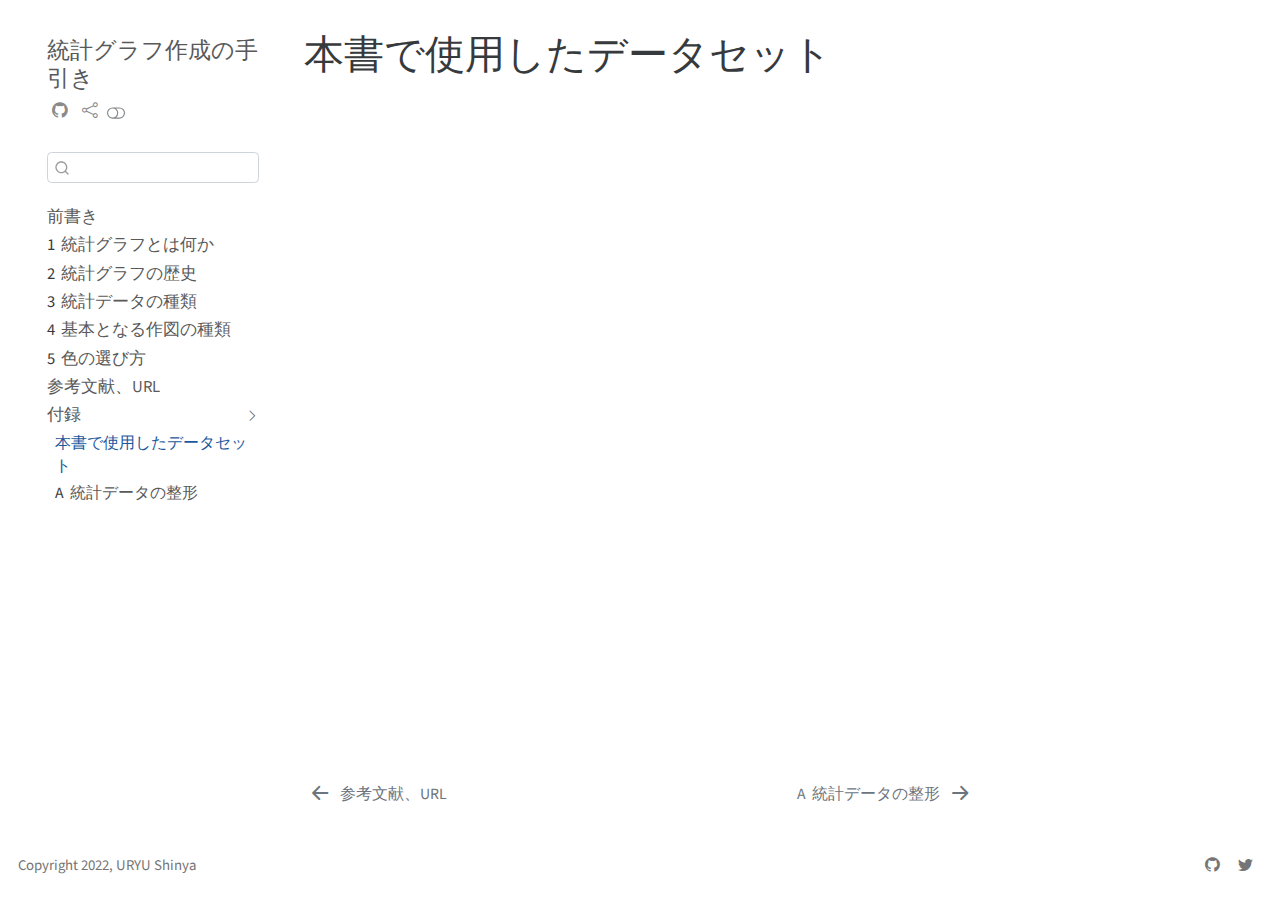
<file: docs/datasets.html>
<!DOCTYPE html>
<html xmlns="http://www.w3.org/1999/xhtml" lang="ja" xml:lang="ja"><head>

<meta charset="utf-8">
<meta name="generator" content="quarto-0.9.282">

<meta name="viewport" content="width=device-width, initial-scale=1.0, user-scalable=yes">


<title>統計グラフ作成の手引き - 本書で使用したデータセット</title>
<style>
code{white-space: pre-wrap;}
span.smallcaps{font-variant: small-caps;}
span.underline{text-decoration: underline;}
div.column{display: inline-block; vertical-align: top; width: 50%;}
div.hanging-indent{margin-left: 1.5em; text-indent: -1.5em;}
ul.task-list{list-style: none;}
</style>

<script src="site_libs/quarto-nav/quarto-nav.js"></script>
<script src="site_libs/quarto-nav/headroom.min.js"></script>
<script src="site_libs/clipboard/clipboard.min.js"></script>
<meta name="quarto:offset" content="./">
<script src="site_libs/quarto-search/autocomplete.umd.js"></script>
<script src="site_libs/quarto-search/fuse.min.js"></script>
<script src="site_libs/quarto-search/quarto-search.js"></script>
<link href="./tidy.html" rel="next">
<link href="./references.html" rel="prev">
<script src="site_libs/quarto-html/quarto.js"></script>
<script src="site_libs/quarto-html/popper.min.js"></script>
<script src="site_libs/quarto-html/tippy.umd.min.js"></script>
<script src="site_libs/quarto-html/anchor.min.js"></script>
<link href="site_libs/quarto-html/tippy.css" rel="stylesheet">
<link class="quarto-color-scheme" id="quarto-text-highlighting-styles" href="site_libs/quarto-html/quarto-syntax-highlighting.css" rel="stylesheet">
<link class="quarto-color-scheme quarto-color-alternate" rel="prefetch" id="quarto-text-highlighting-styles" href="site_libs/quarto-html/quarto-syntax-highlighting-dark.css">
<script src="site_libs/bootstrap/bootstrap.min.js"></script>
<link href="site_libs/bootstrap/bootstrap-icons.css" rel="stylesheet">
<link class="quarto-color-scheme" href="site_libs/bootstrap/bootstrap.min.css" rel="stylesheet">
<link class="quarto-color-scheme quarto-color-alternate" rel="prefetch" href="site_libs/bootstrap/bootstrap-dark.min.css">
<script id="quarto-search-options" type="application/json">{
  "location": "sidebar",
  "copy-button": false,
  "collapse-after": 3,
  "panel-placement": "start",
  "type": "textbox",
  "limit": 20,
  "language": {
    "search-no-results-text": "一致なし",
    "search-matching-documents-text": "一致した文書",
    "search-copy-link-title": "検索へのリンクをコピー",
    "search-hide-matches-text": "追加の検索結果を非表示",
    "search-more-match-text": "追加の検索結果",
    "search-more-matches-text": "追加の検索結果",
    "search-clear-button-title": "消去",
    "search-detached-cancel-button-title": "取消",
    "search-submit-button-title": "検索"
  }
}</script>


</head>

<body class="floating">

<div id="quarto-search-results"></div>
  <header id="quarto-header" class="headroom fixed-top">
  <nav class="quarto-secondary-nav" data-bs-toggle="collapse" data-bs-target="#quarto-sidebar" aria-controls="quarto-sidebar" aria-expanded="false" aria-label="Toggle sidebar navigation" onclick="if (window.quartoToggleHeadroom) { window.quartoToggleHeadroom(); }">
    <div class="container-fluid d-flex justify-content-between">
      <h1 class="quarto-secondary-nav-title">本書で使用したデータセット</h1>
      <button type="button" class="quarto-btn-toggle btn" aria-label="Show secondary navigation">
        <i class="bi bi-chevron-right"></i>
      </button>
    </div>
  </nav>
</header>
<!-- content -->
<div id="quarto-content" class="quarto-container page-columns page-rows-contents page-layout-article">
<!-- sidebar -->
  <nav id="quarto-sidebar" class="sidebar collapse sidebar-navigation floating overflow-auto">
    <div class="pt-lg-2 mt-2 text-left sidebar-header">
    <div class="sidebar-title mb-0 py-0">
      <a href="./">統計グラフ作成の手引き</a> 
        <div class="sidebar-tools-main tools-wide">
    <a href="https://github.com/uribo/statvis" title="Source Code" class="sidebar-tool px-1"><i class="bi bi-github"></i></a>
    <a href="" title="Share" id="sidebar-tool-dropdown-0" class="sidebar-tool dropdown-toggle px-1" data-bs-toggle="dropdown" aria-expanded="false"><i class="bi bi-share"></i></a>
    <ul class="dropdown-menu" aria-labelledby="sidebar-tool-dropdown-0">
        <li>
          <a class="dropdown-item sidebar-tools-main-item" href="https://twitter.com/intent/tweet?url=|url|">
            <i class="bi bi-bi-twitter pe-1"></i>
          Twitter
          </a>
        </li>
        <li>
          <a class="dropdown-item sidebar-tools-main-item" href="https://www.facebook.com/sharer/sharer.php?u=|url|">
            <i class="bi bi-bi-facebook pe-1"></i>
          Facebook
          </a>
        </li>
    </ul>
  <a href="" class="quarto-color-scheme-toggle sidebar-tool" onclick="window.quartoToggleColorScheme(); return false;" title="Toggle dark mode"><i class="bi"></i></a>
</div>
    </div>
      </div>
      <div class="mt-2 flex-shrink-0 align-items-center">
        <div class="sidebar-search">
        <div id="quarto-search" class="" title="Search"></div>
        </div>
      </div>
    <div class="sidebar-menu-container"> 
    <ul class="list-unstyled mt-1">
        <li class="sidebar-item">
  <div class="sidebar-item-container"> 
  <a href="./index.html" class="sidebar-item-text sidebar-link">前書き</a>
  </div>
</li>
        <li class="sidebar-item">
  <div class="sidebar-item-container"> 
  <a href="./intro.html" class="sidebar-item-text sidebar-link"><span class="chapter-number">1</span>&nbsp; <span class="chapter-title">統計グラフとは何か</span></a>
  </div>
</li>
        <li class="sidebar-item">
  <div class="sidebar-item-container"> 
  <a href="./history.html" class="sidebar-item-text sidebar-link"><span class="chapter-number">2</span>&nbsp; <span class="chapter-title">統計グラフの歴史</span></a>
  </div>
</li>
        <li class="sidebar-item">
  <div class="sidebar-item-container"> 
  <a href="./statistical_data.html" class="sidebar-item-text sidebar-link"><span class="chapter-number">3</span>&nbsp; <span class="chapter-title">統計データの種類</span></a>
  </div>
</li>
        <li class="sidebar-item">
  <div class="sidebar-item-container"> 
  <a href="./gallery.html" class="sidebar-item-text sidebar-link"><span class="chapter-number">4</span>&nbsp; <span class="chapter-title">基本となる作図の種類</span></a>
  </div>
</li>
        <li class="sidebar-item">
  <div class="sidebar-item-container"> 
  <a href="./colors.html" class="sidebar-item-text sidebar-link"><span class="chapter-number">5</span>&nbsp; <span class="chapter-title">色の選び方</span></a>
  </div>
</li>
        <li class="sidebar-item">
  <div class="sidebar-item-container"> 
  <a href="./references.html" class="sidebar-item-text sidebar-link">参考文献、URL</a>
  </div>
</li>
        <li class="sidebar-item sidebar-item-section">
    <div class="sidebar-item-container"> 
        <a class="sidebar-item-text sidebar-link text-start" data-bs-toggle="collapse" data-bs-target="#quarto-sidebar-section-1" aria-expanded="true">付録</a>
      <a class="sidebar-item-toggle text-start" data-bs-toggle="collapse" data-bs-target="#quarto-sidebar-section-1" aria-expanded="true">
        <i class="bi bi-chevron-right ms-2"></i>
      </a>
    </div>
    <ul id="quarto-sidebar-section-1" class="collapse list-unstyled sidebar-section depth1 show">  
        <li class="sidebar-item">
  <div class="sidebar-item-container"> 
  <a href="./datasets.html" class="sidebar-item-text sidebar-link active">本書で使用したデータセット</a>
  </div>
</li>
        <li class="sidebar-item">
  <div class="sidebar-item-container"> 
  <a href="./tidy.html" class="sidebar-item-text sidebar-link"><span class="chapter-number">A</span>&nbsp; <span class="chapter-title">統計データの整形</span></a>
  </div>
</li>
    </ul>
  </li>
    </ul>
    </div>
</nav>
<!-- margin-sidebar -->
    <div id="quarto-margin-sidebar" class="sidebar margin-sidebar">
        
    </div>
<!-- main -->
<main class="content" id="quarto-document-content">

<header id="title-block-header" class="quarto-title-block default">
<div class="quarto-title">
<h1 class="title d-none d-lg-block">本書で使用したデータセット</h1>
</div>





<div class="quarto-title-meta">

    
    
  </div>
  

</header>




</main> <!-- /main -->
<script type="application/javascript">
window.document.addEventListener("DOMContentLoaded", function (event) {
  const disableStylesheet = (stylesheets) => {
    for (let i=0; i < stylesheets.length; i++) {
      const stylesheet = stylesheets[i];
      stylesheet.rel = 'prefetch';
    }
  }
  const enableStylesheet = (stylesheets) => {
    for (let i=0; i < stylesheets.length; i++) {
      const stylesheet = stylesheets[i];
      stylesheet.rel = 'stylesheet';
    }
  }
  const manageTransitions = (selector, allowTransitions) => {
    const els = window.document.querySelectorAll(selector);
    for (let i=0; i < els.length; i++) {
      const el = els[i];
      if (allowTransitions) {
        el.classList.remove('notransition');
      } else {
        el.classList.add('notransition');
      }
    }
  }
  const toggleColorMode = (alternate) => {
    // Switch the stylesheets
    const alternateStylesheets = window.document.querySelectorAll('link.quarto-color-scheme.quarto-color-alternate');
    manageTransitions('#quarto-margin-sidebar .nav-link', false);
    if (alternate) {
      enableStylesheet(alternateStylesheets);
    } else {
      disableStylesheet(alternateStylesheets);
    }
    manageTransitions('#quarto-margin-sidebar .nav-link', true);
    // Switch the toggles
    const toggles = window.document.querySelectorAll('.quarto-color-scheme-toggle');
    for (let i=0; i < toggles.length; i++) {
      const toggle = toggles[i];
      if (toggle) {
        if (alternate) {
          toggle.classList.add("alternate");     
        } else {
          toggle.classList.remove("alternate");
        }
      }
    }
  }
  const isFileUrl = () => { 
    return window.location.protocol === 'file:';
  }
  const hasAlternateSentinel = () => {  
    let styleSentinel = getColorSchemeSentinel();
    if (styleSentinel !== null) {
      return styleSentinel === "alternate";
    } else {
      return false;
    }
  }
  const setStyleSentinel = (alternate) => {
    const value = alternate ? "alternate" : "default";
    if (!isFileUrl()) {
      window.localStorage.setItem("quarto-color-scheme", value);
    } else {
      localAlternateSentinel = value;
    }
  }
  const getColorSchemeSentinel = () => {
    if (!isFileUrl()) {
      const storageValue = window.localStorage.getItem("quarto-color-scheme");
      return storageValue != null ? storageValue : localAlternateSentinel;
    } else {
      return localAlternateSentinel;
    }
  }
  let localAlternateSentinel = 'default';
  // Dark / light mode switch
  window.quartoToggleColorScheme = () => {
    // Read the current dark / light value 
    let toAlternate = !hasAlternateSentinel();
    toggleColorMode(toAlternate);
    setStyleSentinel(toAlternate);
  };
  // Ensure there is a toggle, if there isn't float one in the top right
  if (window.document.querySelector('.quarto-color-scheme-toggle') === null) {
    const a = window.document.createElement('a');
    a.classList.add('top-right');
    a.classList.add('quarto-color-scheme-toggle');
    a.href = "";
    a.onclick = function() { try { window.quartoToggleColorScheme(); } catch {} return false; };
    const i = window.document.createElement("i");
    i.classList.add('bi');
    a.appendChild(i);
    window.document.body.appendChild(a);
  }
  // Switch to dark mode if need be
  if (hasAlternateSentinel()) {
    toggleColorMode(true);
  } 
  const icon = "";
  const anchorJS = new window.AnchorJS();
  anchorJS.options = {
    placement: 'right',
    icon: icon
  };
  anchorJS.add('.anchored');
  const clipboard = new window.ClipboardJS('.code-copy-button', {
    target: function(trigger) {
      return trigger.previousElementSibling;
    }
  });
  clipboard.on('success', function(e) {
    // button target
    const button = e.trigger;
    // don't keep focus
    button.blur();
    // flash "checked"
    button.classList.add('code-copy-button-checked');
    var currentTitle = button.getAttribute("title");
    button.setAttribute("title", "完了");
    setTimeout(function() {
      button.setAttribute("title", currentTitle);
      button.classList.remove('code-copy-button-checked');
    }, 1000);
    // clear code selection
    e.clearSelection();
  });
  function tippyHover(el, contentFn) {
    const config = {
      allowHTML: true,
      content: contentFn,
      maxWidth: 500,
      delay: 100,
      arrow: false,
      appendTo: function(el) {
          return el.parentElement;
      },
      interactive: true,
      interactiveBorder: 10,
      theme: 'quarto',
      placement: 'bottom-start'
    };
    window.tippy(el, config); 
  }
  const noterefs = window.document.querySelectorAll('a[role="doc-noteref"]');
  for (var i=0; i<noterefs.length; i++) {
    const ref = noterefs[i];
    tippyHover(ref, function() {
      let href = ref.getAttribute('href');
      try { href = new URL(href).hash; } catch {}
      const id = href.replace(/^#\/?/, "");
      const note = window.document.getElementById(id);
      return note.innerHTML;
    });
  }
  var bibliorefs = window.document.querySelectorAll('a[role="doc-biblioref"]');
  for (var i=0; i<bibliorefs.length; i++) {
    const ref = bibliorefs[i];
    const cites = ref.parentNode.getAttribute('data-cites').split(' ');
    tippyHover(ref, function() {
      var popup = window.document.createElement('div');
      cites.forEach(function(cite) {
        var citeDiv = window.document.createElement('div');
        citeDiv.classList.add('hanging-indent');
        citeDiv.classList.add('csl-entry');
        var biblioDiv = window.document.getElementById('ref-' + cite);
        if (biblioDiv) {
          citeDiv.innerHTML = biblioDiv.innerHTML;
        }
        popup.appendChild(citeDiv);
      });
      return popup.innerHTML;
    });
  }
});
</script>
<nav class="page-navigation">
  <div class="nav-page nav-page-previous">
      <a href="./references.html" class="pagination-link">
        <i class="bi bi-arrow-left-short"></i> <span class="nav-page-text">参考文献、URL</span>
      </a>          
  </div>
  <div class="nav-page nav-page-next">
      <a href="./tidy.html" class="pagination-link">
        <span class="nav-page-text"><span class="chapter-number">A</span>&nbsp; <span class="chapter-title">統計データの整形</span></span> <i class="bi bi-arrow-right-short"></i>
      </a>
  </div>
</nav>
</div> <!-- /content -->
<footer class="footer">
  <div class="nav-footer">
    <div class="nav-footer-left">Copyright 2022, URYU Shinya</div>   
    <div class="nav-footer-right">
      <ul class="footer-items list-unstyled">
    <li class="nav-item compact">
    <a class="nav-link" href="https://github.com/uribo">
      <i class="bi bi-github" role="img">
</i> 
    </a>
  </li>  
    <li class="nav-item compact">
    <a class="nav-link" href="https://twitter.com/u_ribo">
      <i class="bi bi-twitter" role="img">
</i> 
    </a>
  </li>  
</ul>
    </div>
  </div>
</footer>



</body></html>
</file>
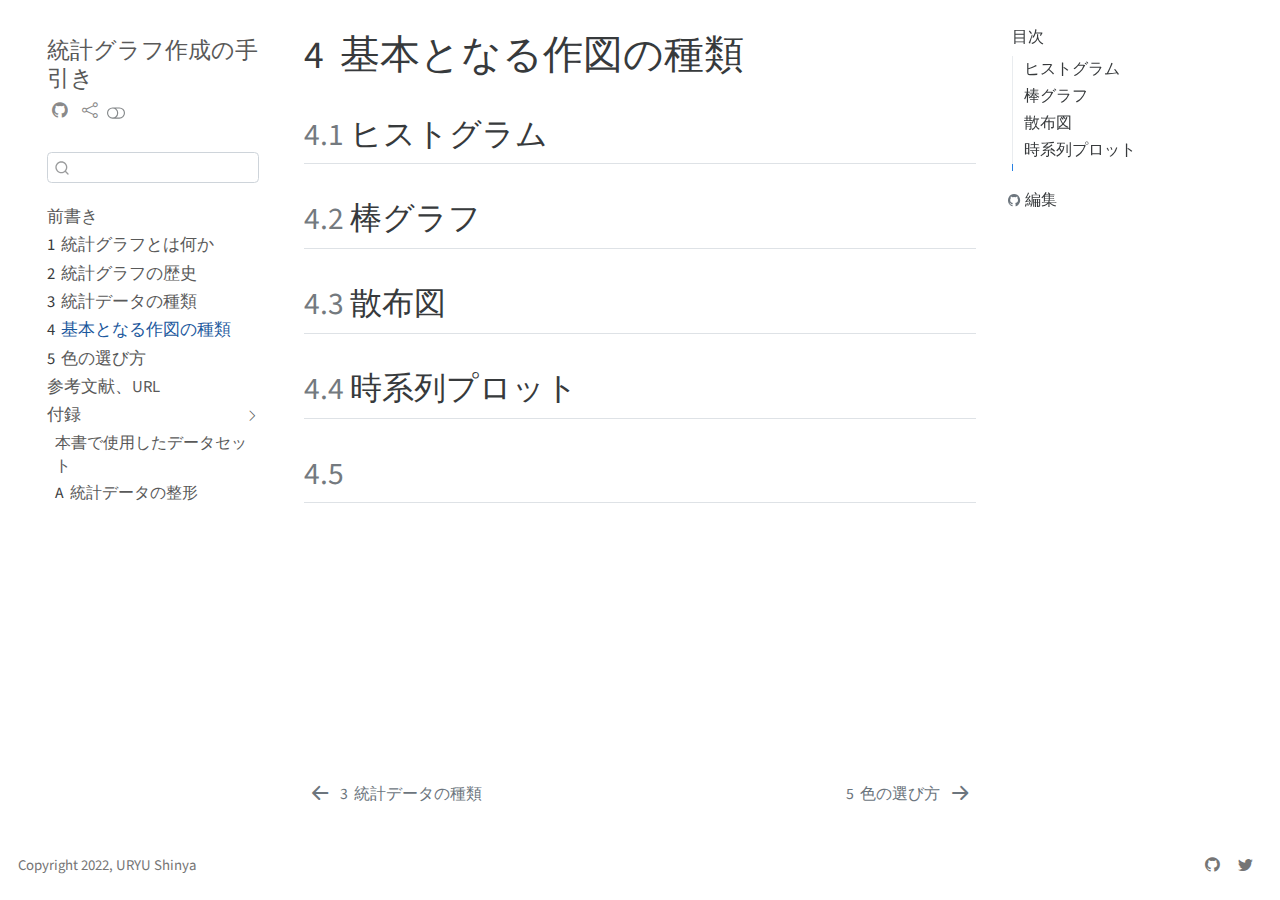
<file: docs/gallery.html>
<!DOCTYPE html>
<html xmlns="http://www.w3.org/1999/xhtml" lang="ja" xml:lang="ja"><head>

<meta charset="utf-8">
<meta name="generator" content="quarto-0.9.282">

<meta name="viewport" content="width=device-width, initial-scale=1.0, user-scalable=yes">


<title>統計グラフ作成の手引き - 4&nbsp; 基本となる作図の種類</title>
<style>
code{white-space: pre-wrap;}
span.smallcaps{font-variant: small-caps;}
span.underline{text-decoration: underline;}
div.column{display: inline-block; vertical-align: top; width: 50%;}
div.hanging-indent{margin-left: 1.5em; text-indent: -1.5em;}
ul.task-list{list-style: none;}
</style>

<script src="site_libs/quarto-nav/quarto-nav.js"></script>
<script src="site_libs/quarto-nav/headroom.min.js"></script>
<script src="site_libs/clipboard/clipboard.min.js"></script>
<meta name="quarto:offset" content="./">
<script src="site_libs/quarto-search/autocomplete.umd.js"></script>
<script src="site_libs/quarto-search/fuse.min.js"></script>
<script src="site_libs/quarto-search/quarto-search.js"></script>
<link href="./colors.html" rel="next">
<link href="./statistical_data.html" rel="prev">
<script src="site_libs/quarto-html/quarto.js"></script>
<script src="site_libs/quarto-html/popper.min.js"></script>
<script src="site_libs/quarto-html/tippy.umd.min.js"></script>
<script src="site_libs/quarto-html/anchor.min.js"></script>
<link href="site_libs/quarto-html/tippy.css" rel="stylesheet">
<link class="quarto-color-scheme" id="quarto-text-highlighting-styles" href="site_libs/quarto-html/quarto-syntax-highlighting.css" rel="stylesheet">
<link class="quarto-color-scheme quarto-color-alternate" rel="prefetch" id="quarto-text-highlighting-styles" href="site_libs/quarto-html/quarto-syntax-highlighting-dark.css">
<script src="site_libs/bootstrap/bootstrap.min.js"></script>
<link href="site_libs/bootstrap/bootstrap-icons.css" rel="stylesheet">
<link class="quarto-color-scheme" href="site_libs/bootstrap/bootstrap.min.css" rel="stylesheet">
<link class="quarto-color-scheme quarto-color-alternate" rel="prefetch" href="site_libs/bootstrap/bootstrap-dark.min.css">
<script id="quarto-search-options" type="application/json">{
  "location": "sidebar",
  "copy-button": false,
  "collapse-after": 3,
  "panel-placement": "start",
  "type": "textbox",
  "limit": 20,
  "language": {
    "search-no-results-text": "一致なし",
    "search-matching-documents-text": "一致した文書",
    "search-copy-link-title": "検索へのリンクをコピー",
    "search-hide-matches-text": "追加の検索結果を非表示",
    "search-more-match-text": "追加の検索結果",
    "search-more-matches-text": "追加の検索結果",
    "search-clear-button-title": "消去",
    "search-detached-cancel-button-title": "取消",
    "search-submit-button-title": "検索"
  }
}</script>


</head>

<body class="floating">

<div id="quarto-search-results"></div>
  <header id="quarto-header" class="headroom fixed-top">
  <nav class="quarto-secondary-nav" data-bs-toggle="collapse" data-bs-target="#quarto-sidebar" aria-controls="quarto-sidebar" aria-expanded="false" aria-label="Toggle sidebar navigation" onclick="if (window.quartoToggleHeadroom) { window.quartoToggleHeadroom(); }">
    <div class="container-fluid d-flex justify-content-between">
      <h1 class="quarto-secondary-nav-title"><span class="chapter-number">4</span>&nbsp; <span class="chapter-title">基本となる作図の種類</span></h1>
      <button type="button" class="quarto-btn-toggle btn" aria-label="Show secondary navigation">
        <i class="bi bi-chevron-right"></i>
      </button>
    </div>
  </nav>
</header>
<!-- content -->
<div id="quarto-content" class="quarto-container page-columns page-rows-contents page-layout-article">
<!-- sidebar -->
  <nav id="quarto-sidebar" class="sidebar collapse sidebar-navigation floating overflow-auto">
    <div class="pt-lg-2 mt-2 text-left sidebar-header">
    <div class="sidebar-title mb-0 py-0">
      <a href="./">統計グラフ作成の手引き</a> 
        <div class="sidebar-tools-main tools-wide">
    <a href="https://github.com/uribo/statvis" title="Source Code" class="sidebar-tool px-1"><i class="bi bi-github"></i></a>
    <a href="" title="Share" id="sidebar-tool-dropdown-0" class="sidebar-tool dropdown-toggle px-1" data-bs-toggle="dropdown" aria-expanded="false"><i class="bi bi-share"></i></a>
    <ul class="dropdown-menu" aria-labelledby="sidebar-tool-dropdown-0">
        <li>
          <a class="dropdown-item sidebar-tools-main-item" href="https://twitter.com/intent/tweet?url=|url|">
            <i class="bi bi-bi-twitter pe-1"></i>
          Twitter
          </a>
        </li>
        <li>
          <a class="dropdown-item sidebar-tools-main-item" href="https://www.facebook.com/sharer/sharer.php?u=|url|">
            <i class="bi bi-bi-facebook pe-1"></i>
          Facebook
          </a>
        </li>
    </ul>
  <a href="" class="quarto-color-scheme-toggle sidebar-tool" onclick="window.quartoToggleColorScheme(); return false;" title="Toggle dark mode"><i class="bi"></i></a>
</div>
    </div>
      </div>
      <div class="mt-2 flex-shrink-0 align-items-center">
        <div class="sidebar-search">
        <div id="quarto-search" class="" title="Search"></div>
        </div>
      </div>
    <div class="sidebar-menu-container"> 
    <ul class="list-unstyled mt-1">
        <li class="sidebar-item">
  <div class="sidebar-item-container"> 
  <a href="./index.html" class="sidebar-item-text sidebar-link">前書き</a>
  </div>
</li>
        <li class="sidebar-item">
  <div class="sidebar-item-container"> 
  <a href="./intro.html" class="sidebar-item-text sidebar-link"><span class="chapter-number">1</span>&nbsp; <span class="chapter-title">統計グラフとは何か</span></a>
  </div>
</li>
        <li class="sidebar-item">
  <div class="sidebar-item-container"> 
  <a href="./history.html" class="sidebar-item-text sidebar-link"><span class="chapter-number">2</span>&nbsp; <span class="chapter-title">統計グラフの歴史</span></a>
  </div>
</li>
        <li class="sidebar-item">
  <div class="sidebar-item-container"> 
  <a href="./statistical_data.html" class="sidebar-item-text sidebar-link"><span class="chapter-number">3</span>&nbsp; <span class="chapter-title">統計データの種類</span></a>
  </div>
</li>
        <li class="sidebar-item">
  <div class="sidebar-item-container"> 
  <a href="./gallery.html" class="sidebar-item-text sidebar-link active"><span class="chapter-number">4</span>&nbsp; <span class="chapter-title">基本となる作図の種類</span></a>
  </div>
</li>
        <li class="sidebar-item">
  <div class="sidebar-item-container"> 
  <a href="./colors.html" class="sidebar-item-text sidebar-link"><span class="chapter-number">5</span>&nbsp; <span class="chapter-title">色の選び方</span></a>
  </div>
</li>
        <li class="sidebar-item">
  <div class="sidebar-item-container"> 
  <a href="./references.html" class="sidebar-item-text sidebar-link">参考文献、URL</a>
  </div>
</li>
        <li class="sidebar-item sidebar-item-section">
    <div class="sidebar-item-container"> 
        <a class="sidebar-item-text sidebar-link text-start" data-bs-toggle="collapse" data-bs-target="#quarto-sidebar-section-1" aria-expanded="true">付録</a>
      <a class="sidebar-item-toggle text-start" data-bs-toggle="collapse" data-bs-target="#quarto-sidebar-section-1" aria-expanded="true">
        <i class="bi bi-chevron-right ms-2"></i>
      </a>
    </div>
    <ul id="quarto-sidebar-section-1" class="collapse list-unstyled sidebar-section depth1 show">  
        <li class="sidebar-item">
  <div class="sidebar-item-container"> 
  <a href="./datasets.html" class="sidebar-item-text sidebar-link">本書で使用したデータセット</a>
  </div>
</li>
        <li class="sidebar-item">
  <div class="sidebar-item-container"> 
  <a href="./tidy.html" class="sidebar-item-text sidebar-link"><span class="chapter-number">A</span>&nbsp; <span class="chapter-title">統計データの整形</span></a>
  </div>
</li>
    </ul>
  </li>
    </ul>
    </div>
</nav>
<!-- margin-sidebar -->
    <div id="quarto-margin-sidebar" class="sidebar margin-sidebar">
        <nav id="TOC" role="doc-toc">
    <h2 id="toc-title">目次</h2>
   
  <ul>
  <li><a href="#ヒストグラム" id="toc-ヒストグラム" class="nav-link active" data-scroll-target="#ヒストグラム"> <span class="header-section-number">4.1</span> ヒストグラム</a></li>
  <li><a href="#棒グラフ" id="toc-棒グラフ" class="nav-link" data-scroll-target="#棒グラフ"> <span class="header-section-number">4.2</span> 棒グラフ</a></li>
  <li><a href="#散布図" id="toc-散布図" class="nav-link" data-scroll-target="#散布図"> <span class="header-section-number">4.3</span> 散布図</a></li>
  <li><a href="#時系列プロット" id="toc-時系列プロット" class="nav-link" data-scroll-target="#時系列プロット"> <span class="header-section-number">4.4</span> 時系列プロット</a></li>
  <li><a href="#section" id="toc-section" class="nav-link" data-scroll-target="#section"> <span class="header-section-number">4.5</span> </a></li>
  </ul>
<div class="toc-actions"><div><i class="bi bi-github"></i></div><div class="action-links"><p><a href="https://github.com/uribo/statvis/edit/main/gallery.qmd" class="toc-action">編集</a></p></div></div></nav>
    </div>
<!-- main -->
<main class="content" id="quarto-document-content">

<header id="title-block-header" class="quarto-title-block default">
<div class="quarto-title">
<h1 class="title d-none d-lg-block"><span class="chapter-number">4</span>&nbsp; <span class="chapter-title">基本となる作図の種類</span></h1>
</div>





<div class="quarto-title-meta">

    
    
  </div>
  

</header>

<section id="ヒストグラム" class="level2" data-number="4.1">
<h2 data-number="4.1" class="anchored" data-anchor-id="ヒストグラム"><span class="header-section-number">4.1</span> ヒストグラム</h2>
</section>
<section id="棒グラフ" class="level2" data-number="4.2">
<h2 data-number="4.2" class="anchored" data-anchor-id="棒グラフ"><span class="header-section-number">4.2</span> 棒グラフ</h2>
</section>
<section id="散布図" class="level2" data-number="4.3">
<h2 data-number="4.3" class="anchored" data-anchor-id="散布図"><span class="header-section-number">4.3</span> 散布図</h2>
</section>
<section id="時系列プロット" class="level2" data-number="4.4">
<h2 data-number="4.4" class="anchored" data-anchor-id="時系列プロット"><span class="header-section-number">4.4</span> 時系列プロット</h2>
</section>
<section id="section" class="level2" data-number="4.5">
<h2 data-number="4.5" class="anchored" data-anchor-id="section"><span class="header-section-number">4.5</span> </h2>


</section>

</main> <!-- /main -->
<script type="application/javascript">
window.document.addEventListener("DOMContentLoaded", function (event) {
  const disableStylesheet = (stylesheets) => {
    for (let i=0; i < stylesheets.length; i++) {
      const stylesheet = stylesheets[i];
      stylesheet.rel = 'prefetch';
    }
  }
  const enableStylesheet = (stylesheets) => {
    for (let i=0; i < stylesheets.length; i++) {
      const stylesheet = stylesheets[i];
      stylesheet.rel = 'stylesheet';
    }
  }
  const manageTransitions = (selector, allowTransitions) => {
    const els = window.document.querySelectorAll(selector);
    for (let i=0; i < els.length; i++) {
      const el = els[i];
      if (allowTransitions) {
        el.classList.remove('notransition');
      } else {
        el.classList.add('notransition');
      }
    }
  }
  const toggleColorMode = (alternate) => {
    // Switch the stylesheets
    const alternateStylesheets = window.document.querySelectorAll('link.quarto-color-scheme.quarto-color-alternate');
    manageTransitions('#quarto-margin-sidebar .nav-link', false);
    if (alternate) {
      enableStylesheet(alternateStylesheets);
    } else {
      disableStylesheet(alternateStylesheets);
    }
    manageTransitions('#quarto-margin-sidebar .nav-link', true);
    // Switch the toggles
    const toggles = window.document.querySelectorAll('.quarto-color-scheme-toggle');
    for (let i=0; i < toggles.length; i++) {
      const toggle = toggles[i];
      if (toggle) {
        if (alternate) {
          toggle.classList.add("alternate");     
        } else {
          toggle.classList.remove("alternate");
        }
      }
    }
  }
  const isFileUrl = () => { 
    return window.location.protocol === 'file:';
  }
  const hasAlternateSentinel = () => {  
    let styleSentinel = getColorSchemeSentinel();
    if (styleSentinel !== null) {
      return styleSentinel === "alternate";
    } else {
      return false;
    }
  }
  const setStyleSentinel = (alternate) => {
    const value = alternate ? "alternate" : "default";
    if (!isFileUrl()) {
      window.localStorage.setItem("quarto-color-scheme", value);
    } else {
      localAlternateSentinel = value;
    }
  }
  const getColorSchemeSentinel = () => {
    if (!isFileUrl()) {
      const storageValue = window.localStorage.getItem("quarto-color-scheme");
      return storageValue != null ? storageValue : localAlternateSentinel;
    } else {
      return localAlternateSentinel;
    }
  }
  let localAlternateSentinel = 'default';
  // Dark / light mode switch
  window.quartoToggleColorScheme = () => {
    // Read the current dark / light value 
    let toAlternate = !hasAlternateSentinel();
    toggleColorMode(toAlternate);
    setStyleSentinel(toAlternate);
  };
  // Ensure there is a toggle, if there isn't float one in the top right
  if (window.document.querySelector('.quarto-color-scheme-toggle') === null) {
    const a = window.document.createElement('a');
    a.classList.add('top-right');
    a.classList.add('quarto-color-scheme-toggle');
    a.href = "";
    a.onclick = function() { try { window.quartoToggleColorScheme(); } catch {} return false; };
    const i = window.document.createElement("i");
    i.classList.add('bi');
    a.appendChild(i);
    window.document.body.appendChild(a);
  }
  // Switch to dark mode if need be
  if (hasAlternateSentinel()) {
    toggleColorMode(true);
  } 
  const icon = "";
  const anchorJS = new window.AnchorJS();
  anchorJS.options = {
    placement: 'right',
    icon: icon
  };
  anchorJS.add('.anchored');
  const clipboard = new window.ClipboardJS('.code-copy-button', {
    target: function(trigger) {
      return trigger.previousElementSibling;
    }
  });
  clipboard.on('success', function(e) {
    // button target
    const button = e.trigger;
    // don't keep focus
    button.blur();
    // flash "checked"
    button.classList.add('code-copy-button-checked');
    var currentTitle = button.getAttribute("title");
    button.setAttribute("title", "完了");
    setTimeout(function() {
      button.setAttribute("title", currentTitle);
      button.classList.remove('code-copy-button-checked');
    }, 1000);
    // clear code selection
    e.clearSelection();
  });
  function tippyHover(el, contentFn) {
    const config = {
      allowHTML: true,
      content: contentFn,
      maxWidth: 500,
      delay: 100,
      arrow: false,
      appendTo: function(el) {
          return el.parentElement;
      },
      interactive: true,
      interactiveBorder: 10,
      theme: 'quarto',
      placement: 'bottom-start'
    };
    window.tippy(el, config); 
  }
  const noterefs = window.document.querySelectorAll('a[role="doc-noteref"]');
  for (var i=0; i<noterefs.length; i++) {
    const ref = noterefs[i];
    tippyHover(ref, function() {
      let href = ref.getAttribute('href');
      try { href = new URL(href).hash; } catch {}
      const id = href.replace(/^#\/?/, "");
      const note = window.document.getElementById(id);
      return note.innerHTML;
    });
  }
  var bibliorefs = window.document.querySelectorAll('a[role="doc-biblioref"]');
  for (var i=0; i<bibliorefs.length; i++) {
    const ref = bibliorefs[i];
    const cites = ref.parentNode.getAttribute('data-cites').split(' ');
    tippyHover(ref, function() {
      var popup = window.document.createElement('div');
      cites.forEach(function(cite) {
        var citeDiv = window.document.createElement('div');
        citeDiv.classList.add('hanging-indent');
        citeDiv.classList.add('csl-entry');
        var biblioDiv = window.document.getElementById('ref-' + cite);
        if (biblioDiv) {
          citeDiv.innerHTML = biblioDiv.innerHTML;
        }
        popup.appendChild(citeDiv);
      });
      return popup.innerHTML;
    });
  }
});
</script>
<nav class="page-navigation">
  <div class="nav-page nav-page-previous">
      <a href="./statistical_data.html" class="pagination-link">
        <i class="bi bi-arrow-left-short"></i> <span class="nav-page-text"><span class="chapter-number">3</span>&nbsp; <span class="chapter-title">統計データの種類</span></span>
      </a>          
  </div>
  <div class="nav-page nav-page-next">
      <a href="./colors.html" class="pagination-link">
        <span class="nav-page-text"><span class="chapter-number">5</span>&nbsp; <span class="chapter-title">色の選び方</span></span> <i class="bi bi-arrow-right-short"></i>
      </a>
  </div>
</nav>
</div> <!-- /content -->
<footer class="footer">
  <div class="nav-footer">
    <div class="nav-footer-left">Copyright 2022, URYU Shinya</div>   
    <div class="nav-footer-right">
      <ul class="footer-items list-unstyled">
    <li class="nav-item compact">
    <a class="nav-link" href="https://github.com/uribo">
      <i class="bi bi-github" role="img">
</i> 
    </a>
  </li>  
    <li class="nav-item compact">
    <a class="nav-link" href="https://twitter.com/u_ribo">
      <i class="bi bi-twitter" role="img">
</i> 
    </a>
  </li>  
</ul>
    </div>
  </div>
</footer>



</body></html>
</file>
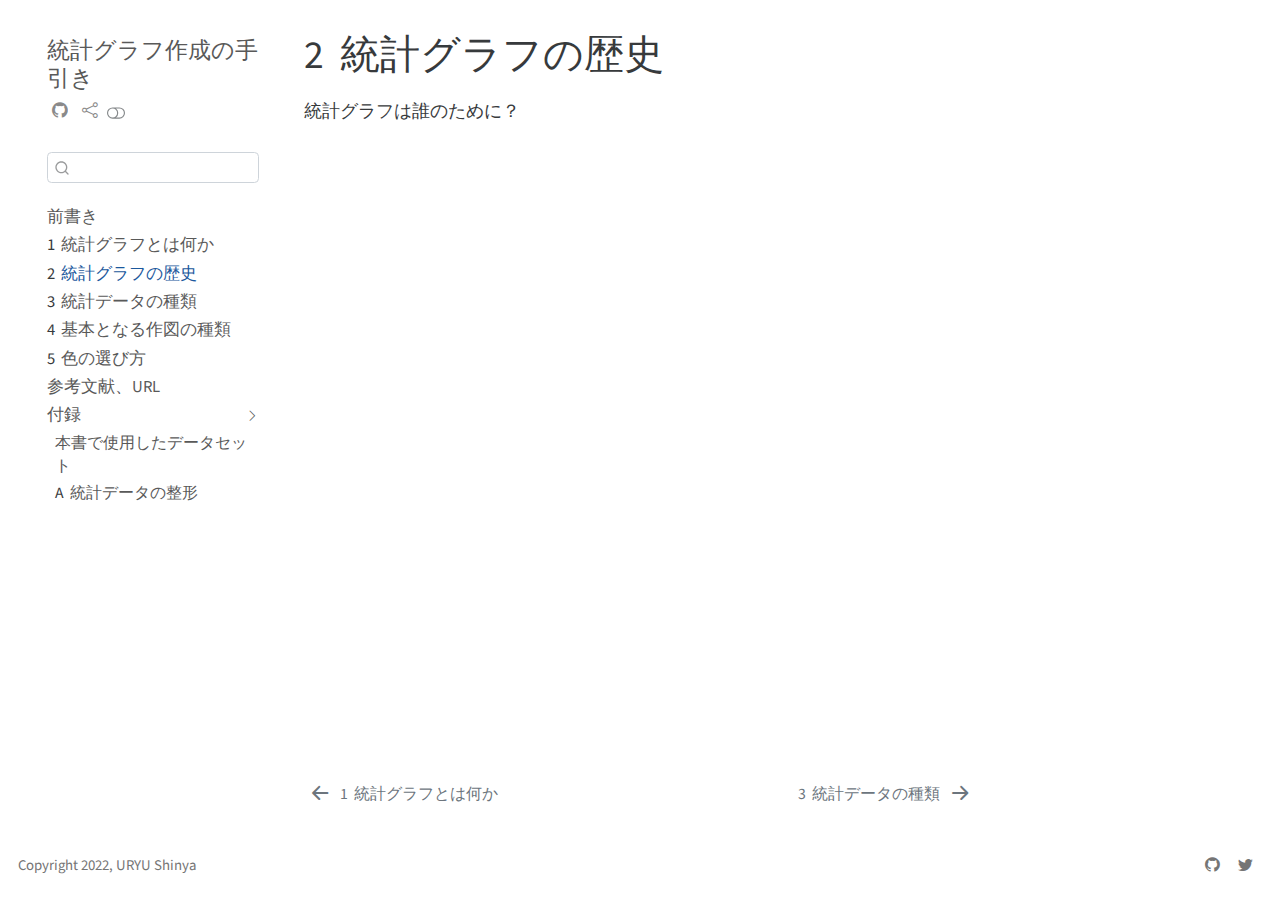
<file: docs/history.html>
<!DOCTYPE html>
<html xmlns="http://www.w3.org/1999/xhtml" lang="ja" xml:lang="ja"><head>

<meta charset="utf-8">
<meta name="generator" content="quarto-0.9.282">

<meta name="viewport" content="width=device-width, initial-scale=1.0, user-scalable=yes">


<title>統計グラフ作成の手引き - 2&nbsp; 統計グラフの歴史</title>
<style>
code{white-space: pre-wrap;}
span.smallcaps{font-variant: small-caps;}
span.underline{text-decoration: underline;}
div.column{display: inline-block; vertical-align: top; width: 50%;}
div.hanging-indent{margin-left: 1.5em; text-indent: -1.5em;}
ul.task-list{list-style: none;}
</style>

<script src="site_libs/quarto-nav/quarto-nav.js"></script>
<script src="site_libs/quarto-nav/headroom.min.js"></script>
<script src="site_libs/clipboard/clipboard.min.js"></script>
<meta name="quarto:offset" content="./">
<script src="site_libs/quarto-search/autocomplete.umd.js"></script>
<script src="site_libs/quarto-search/fuse.min.js"></script>
<script src="site_libs/quarto-search/quarto-search.js"></script>
<link href="./statistical_data.html" rel="next">
<link href="./intro.html" rel="prev">
<script src="site_libs/quarto-html/quarto.js"></script>
<script src="site_libs/quarto-html/popper.min.js"></script>
<script src="site_libs/quarto-html/tippy.umd.min.js"></script>
<script src="site_libs/quarto-html/anchor.min.js"></script>
<link href="site_libs/quarto-html/tippy.css" rel="stylesheet">
<link class="quarto-color-scheme" id="quarto-text-highlighting-styles" href="site_libs/quarto-html/quarto-syntax-highlighting.css" rel="stylesheet">
<link class="quarto-color-scheme quarto-color-alternate" rel="prefetch" id="quarto-text-highlighting-styles" href="site_libs/quarto-html/quarto-syntax-highlighting-dark.css">
<script src="site_libs/bootstrap/bootstrap.min.js"></script>
<link href="site_libs/bootstrap/bootstrap-icons.css" rel="stylesheet">
<link class="quarto-color-scheme" href="site_libs/bootstrap/bootstrap.min.css" rel="stylesheet">
<link class="quarto-color-scheme quarto-color-alternate" rel="prefetch" href="site_libs/bootstrap/bootstrap-dark.min.css">
<script id="quarto-search-options" type="application/json">{
  "location": "sidebar",
  "copy-button": false,
  "collapse-after": 3,
  "panel-placement": "start",
  "type": "textbox",
  "limit": 20,
  "language": {
    "search-no-results-text": "一致なし",
    "search-matching-documents-text": "一致した文書",
    "search-copy-link-title": "検索へのリンクをコピー",
    "search-hide-matches-text": "追加の検索結果を非表示",
    "search-more-match-text": "追加の検索結果",
    "search-more-matches-text": "追加の検索結果",
    "search-clear-button-title": "消去",
    "search-detached-cancel-button-title": "取消",
    "search-submit-button-title": "検索"
  }
}</script>


</head>

<body class="floating">

<div id="quarto-search-results"></div>
  <header id="quarto-header" class="headroom fixed-top">
  <nav class="quarto-secondary-nav" data-bs-toggle="collapse" data-bs-target="#quarto-sidebar" aria-controls="quarto-sidebar" aria-expanded="false" aria-label="Toggle sidebar navigation" onclick="if (window.quartoToggleHeadroom) { window.quartoToggleHeadroom(); }">
    <div class="container-fluid d-flex justify-content-between">
      <h1 class="quarto-secondary-nav-title"><span class="chapter-number">2</span>&nbsp; <span class="chapter-title">統計グラフの歴史</span></h1>
      <button type="button" class="quarto-btn-toggle btn" aria-label="Show secondary navigation">
        <i class="bi bi-chevron-right"></i>
      </button>
    </div>
  </nav>
</header>
<!-- content -->
<div id="quarto-content" class="quarto-container page-columns page-rows-contents page-layout-article">
<!-- sidebar -->
  <nav id="quarto-sidebar" class="sidebar collapse sidebar-navigation floating overflow-auto">
    <div class="pt-lg-2 mt-2 text-left sidebar-header">
    <div class="sidebar-title mb-0 py-0">
      <a href="./">統計グラフ作成の手引き</a> 
        <div class="sidebar-tools-main tools-wide">
    <a href="https://github.com/uribo/statvis" title="Source Code" class="sidebar-tool px-1"><i class="bi bi-github"></i></a>
    <a href="" title="Share" id="sidebar-tool-dropdown-0" class="sidebar-tool dropdown-toggle px-1" data-bs-toggle="dropdown" aria-expanded="false"><i class="bi bi-share"></i></a>
    <ul class="dropdown-menu" aria-labelledby="sidebar-tool-dropdown-0">
        <li>
          <a class="dropdown-item sidebar-tools-main-item" href="https://twitter.com/intent/tweet?url=|url|">
            <i class="bi bi-bi-twitter pe-1"></i>
          Twitter
          </a>
        </li>
        <li>
          <a class="dropdown-item sidebar-tools-main-item" href="https://www.facebook.com/sharer/sharer.php?u=|url|">
            <i class="bi bi-bi-facebook pe-1"></i>
          Facebook
          </a>
        </li>
    </ul>
  <a href="" class="quarto-color-scheme-toggle sidebar-tool" onclick="window.quartoToggleColorScheme(); return false;" title="Toggle dark mode"><i class="bi"></i></a>
</div>
    </div>
      </div>
      <div class="mt-2 flex-shrink-0 align-items-center">
        <div class="sidebar-search">
        <div id="quarto-search" class="" title="Search"></div>
        </div>
      </div>
    <div class="sidebar-menu-container"> 
    <ul class="list-unstyled mt-1">
        <li class="sidebar-item">
  <div class="sidebar-item-container"> 
  <a href="./index.html" class="sidebar-item-text sidebar-link">前書き</a>
  </div>
</li>
        <li class="sidebar-item">
  <div class="sidebar-item-container"> 
  <a href="./intro.html" class="sidebar-item-text sidebar-link"><span class="chapter-number">1</span>&nbsp; <span class="chapter-title">統計グラフとは何か</span></a>
  </div>
</li>
        <li class="sidebar-item">
  <div class="sidebar-item-container"> 
  <a href="./history.html" class="sidebar-item-text sidebar-link active"><span class="chapter-number">2</span>&nbsp; <span class="chapter-title">統計グラフの歴史</span></a>
  </div>
</li>
        <li class="sidebar-item">
  <div class="sidebar-item-container"> 
  <a href="./statistical_data.html" class="sidebar-item-text sidebar-link"><span class="chapter-number">3</span>&nbsp; <span class="chapter-title">統計データの種類</span></a>
  </div>
</li>
        <li class="sidebar-item">
  <div class="sidebar-item-container"> 
  <a href="./gallery.html" class="sidebar-item-text sidebar-link"><span class="chapter-number">4</span>&nbsp; <span class="chapter-title">基本となる作図の種類</span></a>
  </div>
</li>
        <li class="sidebar-item">
  <div class="sidebar-item-container"> 
  <a href="./colors.html" class="sidebar-item-text sidebar-link"><span class="chapter-number">5</span>&nbsp; <span class="chapter-title">色の選び方</span></a>
  </div>
</li>
        <li class="sidebar-item">
  <div class="sidebar-item-container"> 
  <a href="./references.html" class="sidebar-item-text sidebar-link">参考文献、URL</a>
  </div>
</li>
        <li class="sidebar-item sidebar-item-section">
    <div class="sidebar-item-container"> 
        <a class="sidebar-item-text sidebar-link text-start" data-bs-toggle="collapse" data-bs-target="#quarto-sidebar-section-1" aria-expanded="true">付録</a>
      <a class="sidebar-item-toggle text-start" data-bs-toggle="collapse" data-bs-target="#quarto-sidebar-section-1" aria-expanded="true">
        <i class="bi bi-chevron-right ms-2"></i>
      </a>
    </div>
    <ul id="quarto-sidebar-section-1" class="collapse list-unstyled sidebar-section depth1 show">  
        <li class="sidebar-item">
  <div class="sidebar-item-container"> 
  <a href="./datasets.html" class="sidebar-item-text sidebar-link">本書で使用したデータセット</a>
  </div>
</li>
        <li class="sidebar-item">
  <div class="sidebar-item-container"> 
  <a href="./tidy.html" class="sidebar-item-text sidebar-link"><span class="chapter-number">A</span>&nbsp; <span class="chapter-title">統計データの整形</span></a>
  </div>
</li>
    </ul>
  </li>
    </ul>
    </div>
</nav>
<!-- margin-sidebar -->
    <div id="quarto-margin-sidebar" class="sidebar margin-sidebar">
        
    </div>
<!-- main -->
<main class="content" id="quarto-document-content">

<header id="title-block-header" class="quarto-title-block default">
<div class="quarto-title">
<h1 class="title d-none d-lg-block"><span class="chapter-number">2</span>&nbsp; <span class="chapter-title">統計グラフの歴史</span></h1>
</div>





<div class="quarto-title-meta">

    
    
  </div>
  

</header>

<p>統計グラフは誰のために？</p>



</main> <!-- /main -->
<script type="application/javascript">
window.document.addEventListener("DOMContentLoaded", function (event) {
  const disableStylesheet = (stylesheets) => {
    for (let i=0; i < stylesheets.length; i++) {
      const stylesheet = stylesheets[i];
      stylesheet.rel = 'prefetch';
    }
  }
  const enableStylesheet = (stylesheets) => {
    for (let i=0; i < stylesheets.length; i++) {
      const stylesheet = stylesheets[i];
      stylesheet.rel = 'stylesheet';
    }
  }
  const manageTransitions = (selector, allowTransitions) => {
    const els = window.document.querySelectorAll(selector);
    for (let i=0; i < els.length; i++) {
      const el = els[i];
      if (allowTransitions) {
        el.classList.remove('notransition');
      } else {
        el.classList.add('notransition');
      }
    }
  }
  const toggleColorMode = (alternate) => {
    // Switch the stylesheets
    const alternateStylesheets = window.document.querySelectorAll('link.quarto-color-scheme.quarto-color-alternate');
    manageTransitions('#quarto-margin-sidebar .nav-link', false);
    if (alternate) {
      enableStylesheet(alternateStylesheets);
    } else {
      disableStylesheet(alternateStylesheets);
    }
    manageTransitions('#quarto-margin-sidebar .nav-link', true);
    // Switch the toggles
    const toggles = window.document.querySelectorAll('.quarto-color-scheme-toggle');
    for (let i=0; i < toggles.length; i++) {
      const toggle = toggles[i];
      if (toggle) {
        if (alternate) {
          toggle.classList.add("alternate");     
        } else {
          toggle.classList.remove("alternate");
        }
      }
    }
  }
  const isFileUrl = () => { 
    return window.location.protocol === 'file:';
  }
  const hasAlternateSentinel = () => {  
    let styleSentinel = getColorSchemeSentinel();
    if (styleSentinel !== null) {
      return styleSentinel === "alternate";
    } else {
      return false;
    }
  }
  const setStyleSentinel = (alternate) => {
    const value = alternate ? "alternate" : "default";
    if (!isFileUrl()) {
      window.localStorage.setItem("quarto-color-scheme", value);
    } else {
      localAlternateSentinel = value;
    }
  }
  const getColorSchemeSentinel = () => {
    if (!isFileUrl()) {
      const storageValue = window.localStorage.getItem("quarto-color-scheme");
      return storageValue != null ? storageValue : localAlternateSentinel;
    } else {
      return localAlternateSentinel;
    }
  }
  let localAlternateSentinel = 'default';
  // Dark / light mode switch
  window.quartoToggleColorScheme = () => {
    // Read the current dark / light value 
    let toAlternate = !hasAlternateSentinel();
    toggleColorMode(toAlternate);
    setStyleSentinel(toAlternate);
  };
  // Ensure there is a toggle, if there isn't float one in the top right
  if (window.document.querySelector('.quarto-color-scheme-toggle') === null) {
    const a = window.document.createElement('a');
    a.classList.add('top-right');
    a.classList.add('quarto-color-scheme-toggle');
    a.href = "";
    a.onclick = function() { try { window.quartoToggleColorScheme(); } catch {} return false; };
    const i = window.document.createElement("i");
    i.classList.add('bi');
    a.appendChild(i);
    window.document.body.appendChild(a);
  }
  // Switch to dark mode if need be
  if (hasAlternateSentinel()) {
    toggleColorMode(true);
  } 
  const icon = "";
  const anchorJS = new window.AnchorJS();
  anchorJS.options = {
    placement: 'right',
    icon: icon
  };
  anchorJS.add('.anchored');
  const clipboard = new window.ClipboardJS('.code-copy-button', {
    target: function(trigger) {
      return trigger.previousElementSibling;
    }
  });
  clipboard.on('success', function(e) {
    // button target
    const button = e.trigger;
    // don't keep focus
    button.blur();
    // flash "checked"
    button.classList.add('code-copy-button-checked');
    var currentTitle = button.getAttribute("title");
    button.setAttribute("title", "完了");
    setTimeout(function() {
      button.setAttribute("title", currentTitle);
      button.classList.remove('code-copy-button-checked');
    }, 1000);
    // clear code selection
    e.clearSelection();
  });
  function tippyHover(el, contentFn) {
    const config = {
      allowHTML: true,
      content: contentFn,
      maxWidth: 500,
      delay: 100,
      arrow: false,
      appendTo: function(el) {
          return el.parentElement;
      },
      interactive: true,
      interactiveBorder: 10,
      theme: 'quarto',
      placement: 'bottom-start'
    };
    window.tippy(el, config); 
  }
  const noterefs = window.document.querySelectorAll('a[role="doc-noteref"]');
  for (var i=0; i<noterefs.length; i++) {
    const ref = noterefs[i];
    tippyHover(ref, function() {
      let href = ref.getAttribute('href');
      try { href = new URL(href).hash; } catch {}
      const id = href.replace(/^#\/?/, "");
      const note = window.document.getElementById(id);
      return note.innerHTML;
    });
  }
  var bibliorefs = window.document.querySelectorAll('a[role="doc-biblioref"]');
  for (var i=0; i<bibliorefs.length; i++) {
    const ref = bibliorefs[i];
    const cites = ref.parentNode.getAttribute('data-cites').split(' ');
    tippyHover(ref, function() {
      var popup = window.document.createElement('div');
      cites.forEach(function(cite) {
        var citeDiv = window.document.createElement('div');
        citeDiv.classList.add('hanging-indent');
        citeDiv.classList.add('csl-entry');
        var biblioDiv = window.document.getElementById('ref-' + cite);
        if (biblioDiv) {
          citeDiv.innerHTML = biblioDiv.innerHTML;
        }
        popup.appendChild(citeDiv);
      });
      return popup.innerHTML;
    });
  }
});
</script>
<nav class="page-navigation">
  <div class="nav-page nav-page-previous">
      <a href="./intro.html" class="pagination-link">
        <i class="bi bi-arrow-left-short"></i> <span class="nav-page-text"><span class="chapter-number">1</span>&nbsp; <span class="chapter-title">統計グラフとは何か</span></span>
      </a>          
  </div>
  <div class="nav-page nav-page-next">
      <a href="./statistical_data.html" class="pagination-link">
        <span class="nav-page-text"><span class="chapter-number">3</span>&nbsp; <span class="chapter-title">統計データの種類</span></span> <i class="bi bi-arrow-right-short"></i>
      </a>
  </div>
</nav>
</div> <!-- /content -->
<footer class="footer">
  <div class="nav-footer">
    <div class="nav-footer-left">Copyright 2022, URYU Shinya</div>   
    <div class="nav-footer-right">
      <ul class="footer-items list-unstyled">
    <li class="nav-item compact">
    <a class="nav-link" href="https://github.com/uribo">
      <i class="bi bi-github" role="img">
</i> 
    </a>
  </li>  
    <li class="nav-item compact">
    <a class="nav-link" href="https://twitter.com/u_ribo">
      <i class="bi bi-twitter" role="img">
</i> 
    </a>
  </li>  
</ul>
    </div>
  </div>
</footer>



</body></html>
</file>
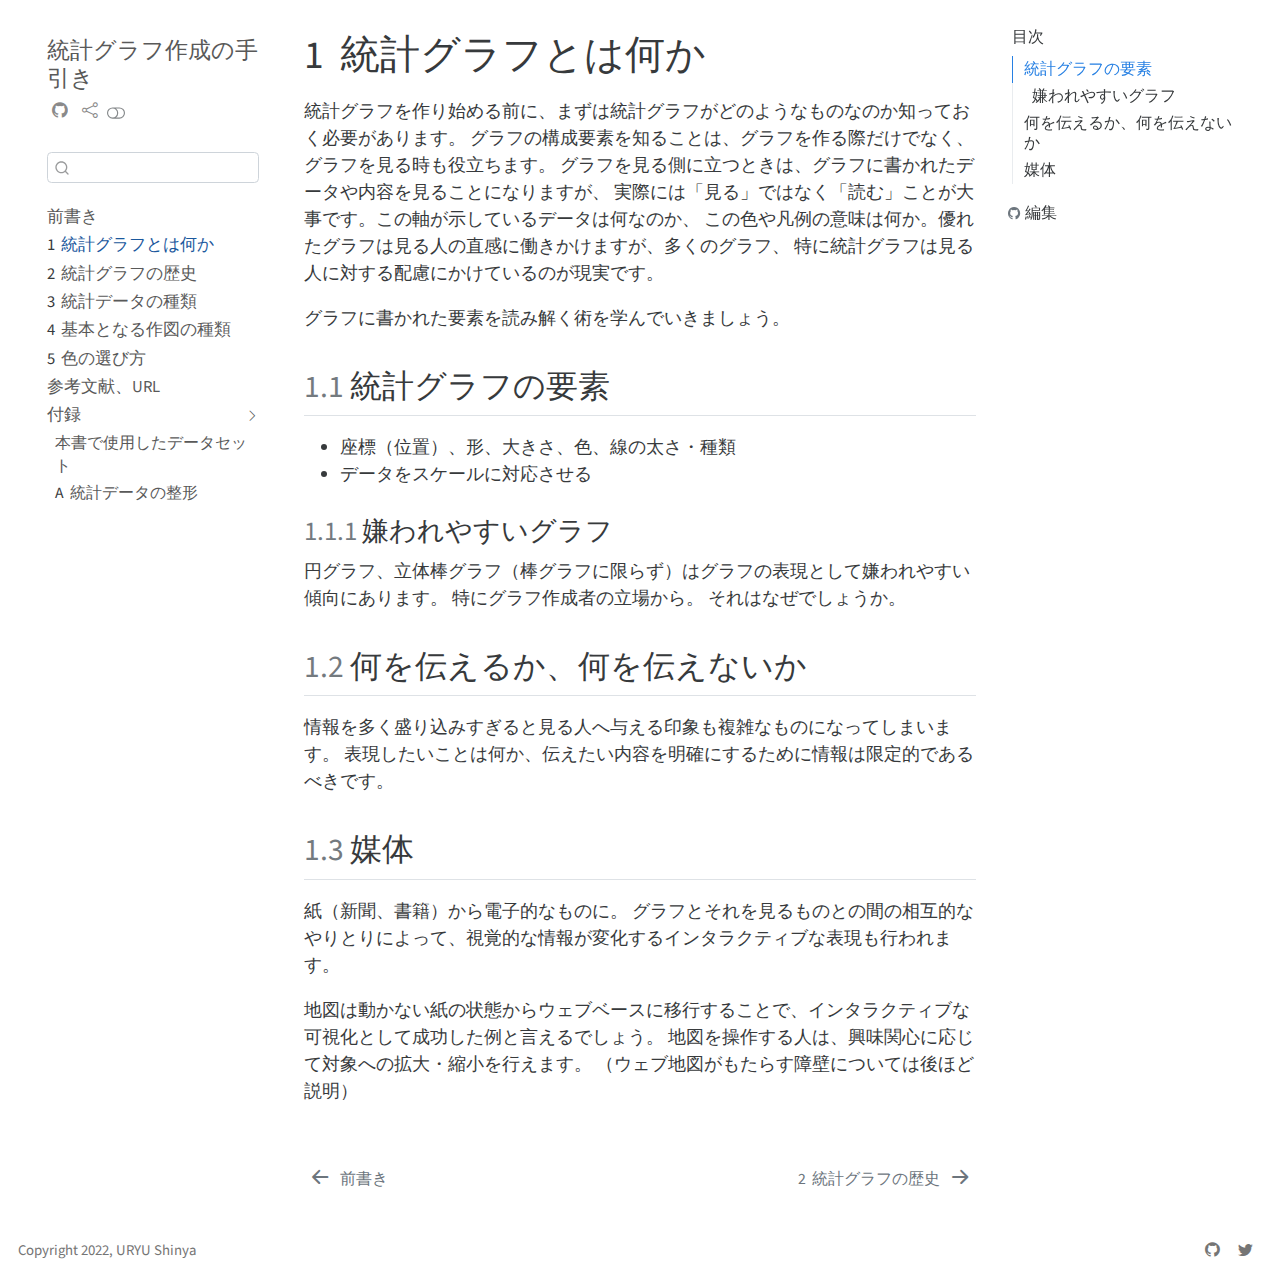
<file: docs/intro.html>
<!DOCTYPE html>
<html xmlns="http://www.w3.org/1999/xhtml" lang="ja" xml:lang="ja"><head>

<meta charset="utf-8">
<meta name="generator" content="quarto-0.9.282">

<meta name="viewport" content="width=device-width, initial-scale=1.0, user-scalable=yes">


<title>統計グラフ作成の手引き - 1&nbsp; 統計グラフとは何か</title>
<style>
code{white-space: pre-wrap;}
span.smallcaps{font-variant: small-caps;}
span.underline{text-decoration: underline;}
div.column{display: inline-block; vertical-align: top; width: 50%;}
div.hanging-indent{margin-left: 1.5em; text-indent: -1.5em;}
ul.task-list{list-style: none;}
</style>

<script src="site_libs/quarto-nav/quarto-nav.js"></script>
<script src="site_libs/quarto-nav/headroom.min.js"></script>
<script src="site_libs/clipboard/clipboard.min.js"></script>
<meta name="quarto:offset" content="./">
<script src="site_libs/quarto-search/autocomplete.umd.js"></script>
<script src="site_libs/quarto-search/fuse.min.js"></script>
<script src="site_libs/quarto-search/quarto-search.js"></script>
<link href="./history.html" rel="next">
<link href="./index.html" rel="prev">
<script src="site_libs/quarto-html/quarto.js"></script>
<script src="site_libs/quarto-html/popper.min.js"></script>
<script src="site_libs/quarto-html/tippy.umd.min.js"></script>
<script src="site_libs/quarto-html/anchor.min.js"></script>
<link href="site_libs/quarto-html/tippy.css" rel="stylesheet">
<link class="quarto-color-scheme" id="quarto-text-highlighting-styles" href="site_libs/quarto-html/quarto-syntax-highlighting.css" rel="stylesheet">
<link class="quarto-color-scheme quarto-color-alternate" rel="prefetch" id="quarto-text-highlighting-styles" href="site_libs/quarto-html/quarto-syntax-highlighting-dark.css">
<script src="site_libs/bootstrap/bootstrap.min.js"></script>
<link href="site_libs/bootstrap/bootstrap-icons.css" rel="stylesheet">
<link class="quarto-color-scheme" href="site_libs/bootstrap/bootstrap.min.css" rel="stylesheet">
<link class="quarto-color-scheme quarto-color-alternate" rel="prefetch" href="site_libs/bootstrap/bootstrap-dark.min.css">
<script id="quarto-search-options" type="application/json">{
  "location": "sidebar",
  "copy-button": false,
  "collapse-after": 3,
  "panel-placement": "start",
  "type": "textbox",
  "limit": 20,
  "language": {
    "search-no-results-text": "一致なし",
    "search-matching-documents-text": "一致した文書",
    "search-copy-link-title": "検索へのリンクをコピー",
    "search-hide-matches-text": "追加の検索結果を非表示",
    "search-more-match-text": "追加の検索結果",
    "search-more-matches-text": "追加の検索結果",
    "search-clear-button-title": "消去",
    "search-detached-cancel-button-title": "取消",
    "search-submit-button-title": "検索"
  }
}</script>


</head>

<body class="floating">

<div id="quarto-search-results"></div>
  <header id="quarto-header" class="headroom fixed-top">
  <nav class="quarto-secondary-nav" data-bs-toggle="collapse" data-bs-target="#quarto-sidebar" aria-controls="quarto-sidebar" aria-expanded="false" aria-label="Toggle sidebar navigation" onclick="if (window.quartoToggleHeadroom) { window.quartoToggleHeadroom(); }">
    <div class="container-fluid d-flex justify-content-between">
      <h1 class="quarto-secondary-nav-title"><span class="chapter-number">1</span>&nbsp; <span class="chapter-title">統計グラフとは何か</span></h1>
      <button type="button" class="quarto-btn-toggle btn" aria-label="Show secondary navigation">
        <i class="bi bi-chevron-right"></i>
      </button>
    </div>
  </nav>
</header>
<!-- content -->
<div id="quarto-content" class="quarto-container page-columns page-rows-contents page-layout-article">
<!-- sidebar -->
  <nav id="quarto-sidebar" class="sidebar collapse sidebar-navigation floating overflow-auto">
    <div class="pt-lg-2 mt-2 text-left sidebar-header">
    <div class="sidebar-title mb-0 py-0">
      <a href="./">統計グラフ作成の手引き</a> 
        <div class="sidebar-tools-main tools-wide">
    <a href="https://github.com/uribo/statvis" title="Source Code" class="sidebar-tool px-1"><i class="bi bi-github"></i></a>
    <a href="" title="Share" id="sidebar-tool-dropdown-0" class="sidebar-tool dropdown-toggle px-1" data-bs-toggle="dropdown" aria-expanded="false"><i class="bi bi-share"></i></a>
    <ul class="dropdown-menu" aria-labelledby="sidebar-tool-dropdown-0">
        <li>
          <a class="dropdown-item sidebar-tools-main-item" href="https://twitter.com/intent/tweet?url=|url|">
            <i class="bi bi-bi-twitter pe-1"></i>
          Twitter
          </a>
        </li>
        <li>
          <a class="dropdown-item sidebar-tools-main-item" href="https://www.facebook.com/sharer/sharer.php?u=|url|">
            <i class="bi bi-bi-facebook pe-1"></i>
          Facebook
          </a>
        </li>
    </ul>
  <a href="" class="quarto-color-scheme-toggle sidebar-tool" onclick="window.quartoToggleColorScheme(); return false;" title="Toggle dark mode"><i class="bi"></i></a>
</div>
    </div>
      </div>
      <div class="mt-2 flex-shrink-0 align-items-center">
        <div class="sidebar-search">
        <div id="quarto-search" class="" title="Search"></div>
        </div>
      </div>
    <div class="sidebar-menu-container"> 
    <ul class="list-unstyled mt-1">
        <li class="sidebar-item">
  <div class="sidebar-item-container"> 
  <a href="./index.html" class="sidebar-item-text sidebar-link">前書き</a>
  </div>
</li>
        <li class="sidebar-item">
  <div class="sidebar-item-container"> 
  <a href="./intro.html" class="sidebar-item-text sidebar-link active"><span class="chapter-number">1</span>&nbsp; <span class="chapter-title">統計グラフとは何か</span></a>
  </div>
</li>
        <li class="sidebar-item">
  <div class="sidebar-item-container"> 
  <a href="./history.html" class="sidebar-item-text sidebar-link"><span class="chapter-number">2</span>&nbsp; <span class="chapter-title">統計グラフの歴史</span></a>
  </div>
</li>
        <li class="sidebar-item">
  <div class="sidebar-item-container"> 
  <a href="./statistical_data.html" class="sidebar-item-text sidebar-link"><span class="chapter-number">3</span>&nbsp; <span class="chapter-title">統計データの種類</span></a>
  </div>
</li>
        <li class="sidebar-item">
  <div class="sidebar-item-container"> 
  <a href="./gallery.html" class="sidebar-item-text sidebar-link"><span class="chapter-number">4</span>&nbsp; <span class="chapter-title">基本となる作図の種類</span></a>
  </div>
</li>
        <li class="sidebar-item">
  <div class="sidebar-item-container"> 
  <a href="./colors.html" class="sidebar-item-text sidebar-link"><span class="chapter-number">5</span>&nbsp; <span class="chapter-title">色の選び方</span></a>
  </div>
</li>
        <li class="sidebar-item">
  <div class="sidebar-item-container"> 
  <a href="./references.html" class="sidebar-item-text sidebar-link">参考文献、URL</a>
  </div>
</li>
        <li class="sidebar-item sidebar-item-section">
    <div class="sidebar-item-container"> 
        <a class="sidebar-item-text sidebar-link text-start" data-bs-toggle="collapse" data-bs-target="#quarto-sidebar-section-1" aria-expanded="true">付録</a>
      <a class="sidebar-item-toggle text-start" data-bs-toggle="collapse" data-bs-target="#quarto-sidebar-section-1" aria-expanded="true">
        <i class="bi bi-chevron-right ms-2"></i>
      </a>
    </div>
    <ul id="quarto-sidebar-section-1" class="collapse list-unstyled sidebar-section depth1 show">  
        <li class="sidebar-item">
  <div class="sidebar-item-container"> 
  <a href="./datasets.html" class="sidebar-item-text sidebar-link">本書で使用したデータセット</a>
  </div>
</li>
        <li class="sidebar-item">
  <div class="sidebar-item-container"> 
  <a href="./tidy.html" class="sidebar-item-text sidebar-link"><span class="chapter-number">A</span>&nbsp; <span class="chapter-title">統計データの整形</span></a>
  </div>
</li>
    </ul>
  </li>
    </ul>
    </div>
</nav>
<!-- margin-sidebar -->
    <div id="quarto-margin-sidebar" class="sidebar margin-sidebar">
        <nav id="TOC" role="doc-toc">
    <h2 id="toc-title">目次</h2>
   
  <ul>
  <li><a href="#統計グラフの要素" id="toc-統計グラフの要素" class="nav-link active" data-scroll-target="#統計グラフの要素"> <span class="header-section-number">1.1</span> 統計グラフの要素</a>
  <ul class="collapse">
  <li><a href="#嫌われやすいグラフ" id="toc-嫌われやすいグラフ" class="nav-link" data-scroll-target="#嫌われやすいグラフ"> <span class="header-section-number">1.1.1</span> 嫌われやすいグラフ</a></li>
  </ul></li>
  <li><a href="#何を伝えるか何を伝えないか" id="toc-何を伝えるか何を伝えないか" class="nav-link" data-scroll-target="#何を伝えるか何を伝えないか"> <span class="header-section-number">1.2</span> 何を伝えるか、何を伝えないか</a></li>
  <li><a href="#媒体" id="toc-媒体" class="nav-link" data-scroll-target="#媒体"> <span class="header-section-number">1.3</span> 媒体</a></li>
  </ul>
<div class="toc-actions"><div><i class="bi bi-github"></i></div><div class="action-links"><p><a href="https://github.com/uribo/statvis/edit/main/intro.qmd" class="toc-action">編集</a></p></div></div></nav>
    </div>
<!-- main -->
<main class="content" id="quarto-document-content">

<header id="title-block-header" class="quarto-title-block default">
<div class="quarto-title">
<h1 class="title d-none d-lg-block"><span class="chapter-number">1</span>&nbsp; <span class="chapter-title">統計グラフとは何か</span></h1>
</div>





<div class="quarto-title-meta">

    
    
  </div>
  

</header>

<p>統計グラフを作り始める前に、まずは統計グラフがどのようなものなのか知っておく必要があります。 グラフの構成要素を知ることは、グラフを作る際だけでなく、グラフを見る時も役立ちます。 グラフを見る側に立つときは、グラフに書かれたデータや内容を見ることになりますが、 実際には「見る」ではなく「読む」ことが大事です。この軸が示しているデータは何なのか、 この色や凡例の意味は何か。優れたグラフは見る人の直感に働きかけますが、多くのグラフ、 特に統計グラフは見る人に対する配慮にかけているのが現実です。</p>
<p>グラフに書かれた要素を読み解く術を学んでいきましょう。</p>
<section id="統計グラフの要素" class="level2" data-number="1.1">
<h2 data-number="1.1" class="anchored" data-anchor-id="統計グラフの要素"><span class="header-section-number">1.1</span> 統計グラフの要素</h2>
<ul>
<li>座標（位置）、形、大きさ、色、線の太さ・種類</li>
<li>データをスケールに対応させる</li>
</ul>
<section id="嫌われやすいグラフ" class="level3" data-number="1.1.1">
<h3 data-number="1.1.1" class="anchored" data-anchor-id="嫌われやすいグラフ"><span class="header-section-number">1.1.1</span> 嫌われやすいグラフ</h3>
<p>円グラフ、立体棒グラフ（棒グラフに限らず）はグラフの表現として嫌われやすい傾向にあります。 特にグラフ作成者の立場から。 それはなぜでしょうか。</p>
</section>
</section>
<section id="何を伝えるか何を伝えないか" class="level2" data-number="1.2">
<h2 data-number="1.2" class="anchored" data-anchor-id="何を伝えるか何を伝えないか"><span class="header-section-number">1.2</span> 何を伝えるか、何を伝えないか</h2>
<p>情報を多く盛り込みすぎると見る人へ与える印象も複雑なものになってしまいます。 表現したいことは何か、伝えたい内容を明確にするために情報は限定的であるべきです。</p>
</section>
<section id="媒体" class="level2" data-number="1.3">
<h2 data-number="1.3" class="anchored" data-anchor-id="媒体"><span class="header-section-number">1.3</span> 媒体</h2>
<p>紙（新聞、書籍）から電子的なものに。 グラフとそれを見るものとの間の相互的なやりとりによって、視覚的な情報が変化するインタラクティブな表現も行われます。</p>
<p>地図は動かない紙の状態からウェブベースに移行することで、インタラクティブな可視化として成功した例と言えるでしょう。 地図を操作する人は、興味関心に応じて対象への拡大・縮小を行えます。 （ウェブ地図がもたらす障壁については後ほど説明）</p>


</section>

</main> <!-- /main -->
<script type="application/javascript">
window.document.addEventListener("DOMContentLoaded", function (event) {
  const disableStylesheet = (stylesheets) => {
    for (let i=0; i < stylesheets.length; i++) {
      const stylesheet = stylesheets[i];
      stylesheet.rel = 'prefetch';
    }
  }
  const enableStylesheet = (stylesheets) => {
    for (let i=0; i < stylesheets.length; i++) {
      const stylesheet = stylesheets[i];
      stylesheet.rel = 'stylesheet';
    }
  }
  const manageTransitions = (selector, allowTransitions) => {
    const els = window.document.querySelectorAll(selector);
    for (let i=0; i < els.length; i++) {
      const el = els[i];
      if (allowTransitions) {
        el.classList.remove('notransition');
      } else {
        el.classList.add('notransition');
      }
    }
  }
  const toggleColorMode = (alternate) => {
    // Switch the stylesheets
    const alternateStylesheets = window.document.querySelectorAll('link.quarto-color-scheme.quarto-color-alternate');
    manageTransitions('#quarto-margin-sidebar .nav-link', false);
    if (alternate) {
      enableStylesheet(alternateStylesheets);
    } else {
      disableStylesheet(alternateStylesheets);
    }
    manageTransitions('#quarto-margin-sidebar .nav-link', true);
    // Switch the toggles
    const toggles = window.document.querySelectorAll('.quarto-color-scheme-toggle');
    for (let i=0; i < toggles.length; i++) {
      const toggle = toggles[i];
      if (toggle) {
        if (alternate) {
          toggle.classList.add("alternate");     
        } else {
          toggle.classList.remove("alternate");
        }
      }
    }
  }
  const isFileUrl = () => { 
    return window.location.protocol === 'file:';
  }
  const hasAlternateSentinel = () => {  
    let styleSentinel = getColorSchemeSentinel();
    if (styleSentinel !== null) {
      return styleSentinel === "alternate";
    } else {
      return false;
    }
  }
  const setStyleSentinel = (alternate) => {
    const value = alternate ? "alternate" : "default";
    if (!isFileUrl()) {
      window.localStorage.setItem("quarto-color-scheme", value);
    } else {
      localAlternateSentinel = value;
    }
  }
  const getColorSchemeSentinel = () => {
    if (!isFileUrl()) {
      const storageValue = window.localStorage.getItem("quarto-color-scheme");
      return storageValue != null ? storageValue : localAlternateSentinel;
    } else {
      return localAlternateSentinel;
    }
  }
  let localAlternateSentinel = 'default';
  // Dark / light mode switch
  window.quartoToggleColorScheme = () => {
    // Read the current dark / light value 
    let toAlternate = !hasAlternateSentinel();
    toggleColorMode(toAlternate);
    setStyleSentinel(toAlternate);
  };
  // Ensure there is a toggle, if there isn't float one in the top right
  if (window.document.querySelector('.quarto-color-scheme-toggle') === null) {
    const a = window.document.createElement('a');
    a.classList.add('top-right');
    a.classList.add('quarto-color-scheme-toggle');
    a.href = "";
    a.onclick = function() { try { window.quartoToggleColorScheme(); } catch {} return false; };
    const i = window.document.createElement("i");
    i.classList.add('bi');
    a.appendChild(i);
    window.document.body.appendChild(a);
  }
  // Switch to dark mode if need be
  if (hasAlternateSentinel()) {
    toggleColorMode(true);
  } 
  const icon = "";
  const anchorJS = new window.AnchorJS();
  anchorJS.options = {
    placement: 'right',
    icon: icon
  };
  anchorJS.add('.anchored');
  const clipboard = new window.ClipboardJS('.code-copy-button', {
    target: function(trigger) {
      return trigger.previousElementSibling;
    }
  });
  clipboard.on('success', function(e) {
    // button target
    const button = e.trigger;
    // don't keep focus
    button.blur();
    // flash "checked"
    button.classList.add('code-copy-button-checked');
    var currentTitle = button.getAttribute("title");
    button.setAttribute("title", "完了");
    setTimeout(function() {
      button.setAttribute("title", currentTitle);
      button.classList.remove('code-copy-button-checked');
    }, 1000);
    // clear code selection
    e.clearSelection();
  });
  function tippyHover(el, contentFn) {
    const config = {
      allowHTML: true,
      content: contentFn,
      maxWidth: 500,
      delay: 100,
      arrow: false,
      appendTo: function(el) {
          return el.parentElement;
      },
      interactive: true,
      interactiveBorder: 10,
      theme: 'quarto',
      placement: 'bottom-start'
    };
    window.tippy(el, config); 
  }
  const noterefs = window.document.querySelectorAll('a[role="doc-noteref"]');
  for (var i=0; i<noterefs.length; i++) {
    const ref = noterefs[i];
    tippyHover(ref, function() {
      let href = ref.getAttribute('href');
      try { href = new URL(href).hash; } catch {}
      const id = href.replace(/^#\/?/, "");
      const note = window.document.getElementById(id);
      return note.innerHTML;
    });
  }
  var bibliorefs = window.document.querySelectorAll('a[role="doc-biblioref"]');
  for (var i=0; i<bibliorefs.length; i++) {
    const ref = bibliorefs[i];
    const cites = ref.parentNode.getAttribute('data-cites').split(' ');
    tippyHover(ref, function() {
      var popup = window.document.createElement('div');
      cites.forEach(function(cite) {
        var citeDiv = window.document.createElement('div');
        citeDiv.classList.add('hanging-indent');
        citeDiv.classList.add('csl-entry');
        var biblioDiv = window.document.getElementById('ref-' + cite);
        if (biblioDiv) {
          citeDiv.innerHTML = biblioDiv.innerHTML;
        }
        popup.appendChild(citeDiv);
      });
      return popup.innerHTML;
    });
  }
});
</script>
<nav class="page-navigation">
  <div class="nav-page nav-page-previous">
      <a href="./index.html" class="pagination-link">
        <i class="bi bi-arrow-left-short"></i> <span class="nav-page-text">前書き</span>
      </a>          
  </div>
  <div class="nav-page nav-page-next">
      <a href="./history.html" class="pagination-link">
        <span class="nav-page-text"><span class="chapter-number">2</span>&nbsp; <span class="chapter-title">統計グラフの歴史</span></span> <i class="bi bi-arrow-right-short"></i>
      </a>
  </div>
</nav>
</div> <!-- /content -->
<footer class="footer">
  <div class="nav-footer">
    <div class="nav-footer-left">Copyright 2022, URYU Shinya</div>   
    <div class="nav-footer-right">
      <ul class="footer-items list-unstyled">
    <li class="nav-item compact">
    <a class="nav-link" href="https://github.com/uribo">
      <i class="bi bi-github" role="img">
</i> 
    </a>
  </li>  
    <li class="nav-item compact">
    <a class="nav-link" href="https://twitter.com/u_ribo">
      <i class="bi bi-twitter" role="img">
</i> 
    </a>
  </li>  
</ul>
    </div>
  </div>
</footer>



</body></html>
</file>
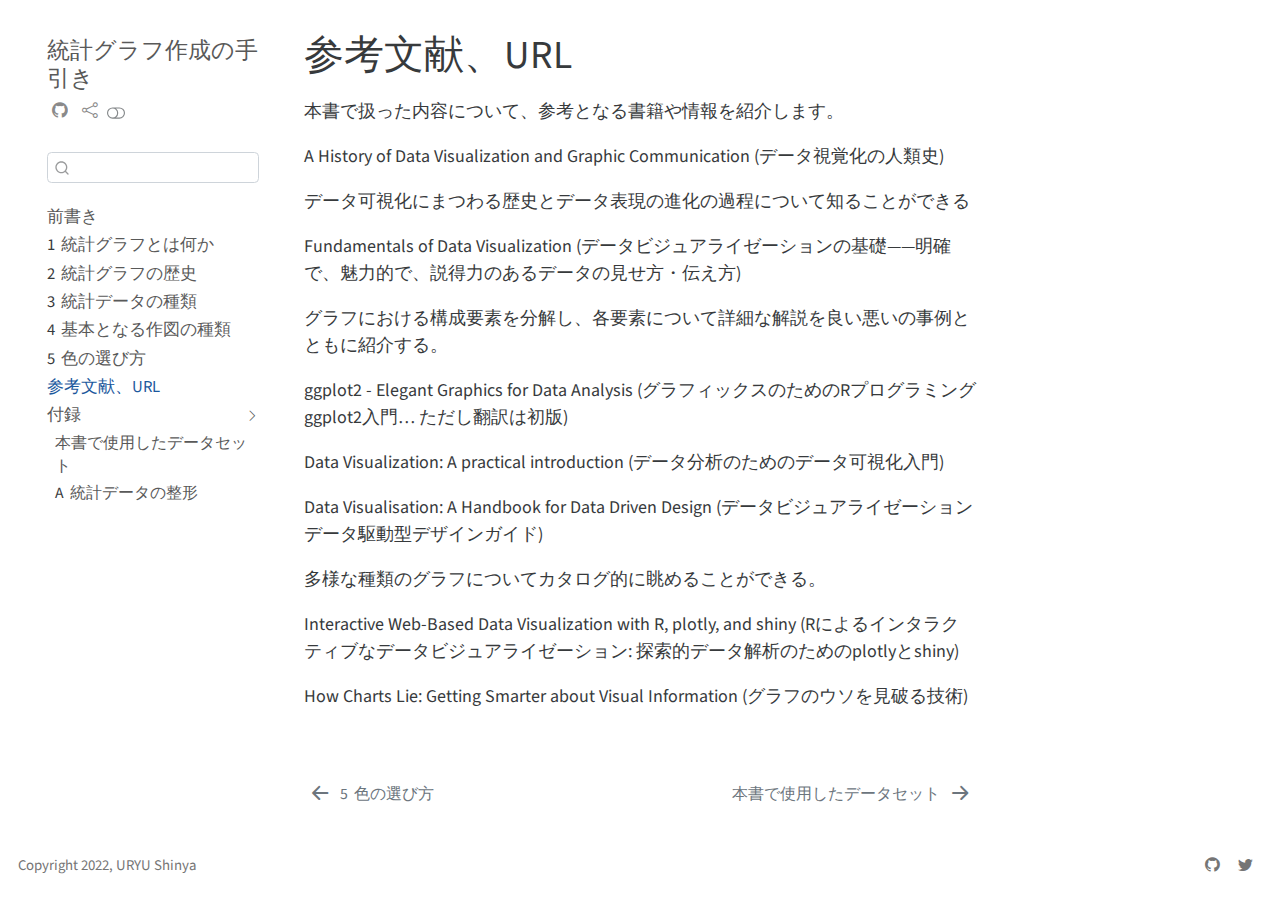
<file: docs/references.html>
<!DOCTYPE html>
<html xmlns="http://www.w3.org/1999/xhtml" lang="ja" xml:lang="ja"><head>

<meta charset="utf-8">
<meta name="generator" content="quarto-0.9.282">

<meta name="viewport" content="width=device-width, initial-scale=1.0, user-scalable=yes">


<title>統計グラフ作成の手引き - 参考文献、URL</title>
<style>
code{white-space: pre-wrap;}
span.smallcaps{font-variant: small-caps;}
span.underline{text-decoration: underline;}
div.column{display: inline-block; vertical-align: top; width: 50%;}
div.hanging-indent{margin-left: 1.5em; text-indent: -1.5em;}
ul.task-list{list-style: none;}
div.csl-bib-body { }
div.csl-entry {
  clear: both;
}
.hanging div.csl-entry {
  margin-left:2em;
  text-indent:-2em;
}
div.csl-left-margin {
  min-width:2em;
  float:left;
}
div.csl-right-inline {
  margin-left:2em;
  padding-left:1em;
}
div.csl-indent {
  margin-left: 2em;
}
</style>

<script src="site_libs/quarto-nav/quarto-nav.js"></script>
<script src="site_libs/quarto-nav/headroom.min.js"></script>
<script src="site_libs/clipboard/clipboard.min.js"></script>
<meta name="quarto:offset" content="./">
<script src="site_libs/quarto-search/autocomplete.umd.js"></script>
<script src="site_libs/quarto-search/fuse.min.js"></script>
<script src="site_libs/quarto-search/quarto-search.js"></script>
<link href="./datasets.html" rel="next">
<link href="./colors.html" rel="prev">
<script src="site_libs/quarto-html/quarto.js"></script>
<script src="site_libs/quarto-html/popper.min.js"></script>
<script src="site_libs/quarto-html/tippy.umd.min.js"></script>
<script src="site_libs/quarto-html/anchor.min.js"></script>
<link href="site_libs/quarto-html/tippy.css" rel="stylesheet">
<link class="quarto-color-scheme" id="quarto-text-highlighting-styles" href="site_libs/quarto-html/quarto-syntax-highlighting.css" rel="stylesheet">
<link class="quarto-color-scheme quarto-color-alternate" rel="prefetch" id="quarto-text-highlighting-styles" href="site_libs/quarto-html/quarto-syntax-highlighting-dark.css">
<script src="site_libs/bootstrap/bootstrap.min.js"></script>
<link href="site_libs/bootstrap/bootstrap-icons.css" rel="stylesheet">
<link class="quarto-color-scheme" href="site_libs/bootstrap/bootstrap.min.css" rel="stylesheet">
<link class="quarto-color-scheme quarto-color-alternate" rel="prefetch" href="site_libs/bootstrap/bootstrap-dark.min.css">
<script id="quarto-search-options" type="application/json">{
  "location": "sidebar",
  "copy-button": false,
  "collapse-after": 3,
  "panel-placement": "start",
  "type": "textbox",
  "limit": 20,
  "language": {
    "search-no-results-text": "一致なし",
    "search-matching-documents-text": "一致した文書",
    "search-copy-link-title": "検索へのリンクをコピー",
    "search-hide-matches-text": "追加の検索結果を非表示",
    "search-more-match-text": "追加の検索結果",
    "search-more-matches-text": "追加の検索結果",
    "search-clear-button-title": "消去",
    "search-detached-cancel-button-title": "取消",
    "search-submit-button-title": "検索"
  }
}</script>


</head>

<body class="floating">

<div id="quarto-search-results"></div>
  <header id="quarto-header" class="headroom fixed-top">
  <nav class="quarto-secondary-nav" data-bs-toggle="collapse" data-bs-target="#quarto-sidebar" aria-controls="quarto-sidebar" aria-expanded="false" aria-label="Toggle sidebar navigation" onclick="if (window.quartoToggleHeadroom) { window.quartoToggleHeadroom(); }">
    <div class="container-fluid d-flex justify-content-between">
      <h1 class="quarto-secondary-nav-title">参考文献、URL</h1>
      <button type="button" class="quarto-btn-toggle btn" aria-label="Show secondary navigation">
        <i class="bi bi-chevron-right"></i>
      </button>
    </div>
  </nav>
</header>
<!-- content -->
<div id="quarto-content" class="quarto-container page-columns page-rows-contents page-layout-article">
<!-- sidebar -->
  <nav id="quarto-sidebar" class="sidebar collapse sidebar-navigation floating overflow-auto">
    <div class="pt-lg-2 mt-2 text-left sidebar-header">
    <div class="sidebar-title mb-0 py-0">
      <a href="./">統計グラフ作成の手引き</a> 
        <div class="sidebar-tools-main tools-wide">
    <a href="https://github.com/uribo/statvis" title="Source Code" class="sidebar-tool px-1"><i class="bi bi-github"></i></a>
    <a href="" title="Share" id="sidebar-tool-dropdown-0" class="sidebar-tool dropdown-toggle px-1" data-bs-toggle="dropdown" aria-expanded="false"><i class="bi bi-share"></i></a>
    <ul class="dropdown-menu" aria-labelledby="sidebar-tool-dropdown-0">
        <li>
          <a class="dropdown-item sidebar-tools-main-item" href="https://twitter.com/intent/tweet?url=|url|">
            <i class="bi bi-bi-twitter pe-1"></i>
          Twitter
          </a>
        </li>
        <li>
          <a class="dropdown-item sidebar-tools-main-item" href="https://www.facebook.com/sharer/sharer.php?u=|url|">
            <i class="bi bi-bi-facebook pe-1"></i>
          Facebook
          </a>
        </li>
    </ul>
  <a href="" class="quarto-color-scheme-toggle sidebar-tool" onclick="window.quartoToggleColorScheme(); return false;" title="Toggle dark mode"><i class="bi"></i></a>
</div>
    </div>
      </div>
      <div class="mt-2 flex-shrink-0 align-items-center">
        <div class="sidebar-search">
        <div id="quarto-search" class="" title="Search"></div>
        </div>
      </div>
    <div class="sidebar-menu-container"> 
    <ul class="list-unstyled mt-1">
        <li class="sidebar-item">
  <div class="sidebar-item-container"> 
  <a href="./index.html" class="sidebar-item-text sidebar-link">前書き</a>
  </div>
</li>
        <li class="sidebar-item">
  <div class="sidebar-item-container"> 
  <a href="./intro.html" class="sidebar-item-text sidebar-link"><span class="chapter-number">1</span>&nbsp; <span class="chapter-title">統計グラフとは何か</span></a>
  </div>
</li>
        <li class="sidebar-item">
  <div class="sidebar-item-container"> 
  <a href="./history.html" class="sidebar-item-text sidebar-link"><span class="chapter-number">2</span>&nbsp; <span class="chapter-title">統計グラフの歴史</span></a>
  </div>
</li>
        <li class="sidebar-item">
  <div class="sidebar-item-container"> 
  <a href="./statistical_data.html" class="sidebar-item-text sidebar-link"><span class="chapter-number">3</span>&nbsp; <span class="chapter-title">統計データの種類</span></a>
  </div>
</li>
        <li class="sidebar-item">
  <div class="sidebar-item-container"> 
  <a href="./gallery.html" class="sidebar-item-text sidebar-link"><span class="chapter-number">4</span>&nbsp; <span class="chapter-title">基本となる作図の種類</span></a>
  </div>
</li>
        <li class="sidebar-item">
  <div class="sidebar-item-container"> 
  <a href="./colors.html" class="sidebar-item-text sidebar-link"><span class="chapter-number">5</span>&nbsp; <span class="chapter-title">色の選び方</span></a>
  </div>
</li>
        <li class="sidebar-item">
  <div class="sidebar-item-container"> 
  <a href="./references.html" class="sidebar-item-text sidebar-link active">参考文献、URL</a>
  </div>
</li>
        <li class="sidebar-item sidebar-item-section">
    <div class="sidebar-item-container"> 
        <a class="sidebar-item-text sidebar-link text-start" data-bs-toggle="collapse" data-bs-target="#quarto-sidebar-section-1" aria-expanded="true">付録</a>
      <a class="sidebar-item-toggle text-start" data-bs-toggle="collapse" data-bs-target="#quarto-sidebar-section-1" aria-expanded="true">
        <i class="bi bi-chevron-right ms-2"></i>
      </a>
    </div>
    <ul id="quarto-sidebar-section-1" class="collapse list-unstyled sidebar-section depth1 show">  
        <li class="sidebar-item">
  <div class="sidebar-item-container"> 
  <a href="./datasets.html" class="sidebar-item-text sidebar-link">本書で使用したデータセット</a>
  </div>
</li>
        <li class="sidebar-item">
  <div class="sidebar-item-container"> 
  <a href="./tidy.html" class="sidebar-item-text sidebar-link"><span class="chapter-number">A</span>&nbsp; <span class="chapter-title">統計データの整形</span></a>
  </div>
</li>
    </ul>
  </li>
    </ul>
    </div>
</nav>
<!-- margin-sidebar -->
    <div id="quarto-margin-sidebar" class="sidebar margin-sidebar">
        
    </div>
<!-- main -->
<main class="content" id="quarto-document-content">

<header id="title-block-header" class="quarto-title-block default">
<div class="quarto-title">
<h1 class="title d-none d-lg-block">参考文献、URL</h1>
</div>





<div class="quarto-title-meta">

    
    
  </div>
  

</header>

<p>本書で扱った内容について、参考となる書籍や情報を紹介します。</p>
<p>A History of Data Visualization and Graphic Communication (データ視覚化の人類史)</p>
<p>データ可視化にまつわる歴史とデータ表現の進化の過程について知ることができる</p>
<p>Fundamentals of Data Visualization (データビジュアライゼーションの基礎――明確で、魅力的で、説得力のあるデータの見せ方・伝え方)</p>
<p>グラフにおける構成要素を分解し、各要素について詳細な解説を良い悪いの事例とともに紹介する。</p>
<p>ggplot2 - Elegant Graphics for Data Analysis (グラフィックスのためのRプログラミング ggplot2入門… ただし翻訳は初版)</p>
<p>Data Visualization: A practical introduction (データ分析のためのデータ可視化入門)</p>
<p>Data Visualisation: A Handbook for Data Driven Design (データビジュアライゼーション データ駆動型デザインガイド)</p>
<p>多様な種類のグラフについてカタログ的に眺めることができる。</p>
<p>Interactive Web-Based Data Visualization with R, plotly, and shiny (Rによるインタラクティブなデータビジュアライゼーション: 探索的データ解析のためのplotlyとshiny)</p>
<p>How Charts Lie: Getting Smarter about Visual Information (グラフのウソを見破る技術)</p>
<div id="refs" role="doc-bibliography" style="display: none">

</div>



</main> <!-- /main -->
<script type="application/javascript">
window.document.addEventListener("DOMContentLoaded", function (event) {
  const disableStylesheet = (stylesheets) => {
    for (let i=0; i < stylesheets.length; i++) {
      const stylesheet = stylesheets[i];
      stylesheet.rel = 'prefetch';
    }
  }
  const enableStylesheet = (stylesheets) => {
    for (let i=0; i < stylesheets.length; i++) {
      const stylesheet = stylesheets[i];
      stylesheet.rel = 'stylesheet';
    }
  }
  const manageTransitions = (selector, allowTransitions) => {
    const els = window.document.querySelectorAll(selector);
    for (let i=0; i < els.length; i++) {
      const el = els[i];
      if (allowTransitions) {
        el.classList.remove('notransition');
      } else {
        el.classList.add('notransition');
      }
    }
  }
  const toggleColorMode = (alternate) => {
    // Switch the stylesheets
    const alternateStylesheets = window.document.querySelectorAll('link.quarto-color-scheme.quarto-color-alternate');
    manageTransitions('#quarto-margin-sidebar .nav-link', false);
    if (alternate) {
      enableStylesheet(alternateStylesheets);
    } else {
      disableStylesheet(alternateStylesheets);
    }
    manageTransitions('#quarto-margin-sidebar .nav-link', true);
    // Switch the toggles
    const toggles = window.document.querySelectorAll('.quarto-color-scheme-toggle');
    for (let i=0; i < toggles.length; i++) {
      const toggle = toggles[i];
      if (toggle) {
        if (alternate) {
          toggle.classList.add("alternate");     
        } else {
          toggle.classList.remove("alternate");
        }
      }
    }
  }
  const isFileUrl = () => { 
    return window.location.protocol === 'file:';
  }
  const hasAlternateSentinel = () => {  
    let styleSentinel = getColorSchemeSentinel();
    if (styleSentinel !== null) {
      return styleSentinel === "alternate";
    } else {
      return false;
    }
  }
  const setStyleSentinel = (alternate) => {
    const value = alternate ? "alternate" : "default";
    if (!isFileUrl()) {
      window.localStorage.setItem("quarto-color-scheme", value);
    } else {
      localAlternateSentinel = value;
    }
  }
  const getColorSchemeSentinel = () => {
    if (!isFileUrl()) {
      const storageValue = window.localStorage.getItem("quarto-color-scheme");
      return storageValue != null ? storageValue : localAlternateSentinel;
    } else {
      return localAlternateSentinel;
    }
  }
  let localAlternateSentinel = 'default';
  // Dark / light mode switch
  window.quartoToggleColorScheme = () => {
    // Read the current dark / light value 
    let toAlternate = !hasAlternateSentinel();
    toggleColorMode(toAlternate);
    setStyleSentinel(toAlternate);
  };
  // Ensure there is a toggle, if there isn't float one in the top right
  if (window.document.querySelector('.quarto-color-scheme-toggle') === null) {
    const a = window.document.createElement('a');
    a.classList.add('top-right');
    a.classList.add('quarto-color-scheme-toggle');
    a.href = "";
    a.onclick = function() { try { window.quartoToggleColorScheme(); } catch {} return false; };
    const i = window.document.createElement("i");
    i.classList.add('bi');
    a.appendChild(i);
    window.document.body.appendChild(a);
  }
  // Switch to dark mode if need be
  if (hasAlternateSentinel()) {
    toggleColorMode(true);
  } 
  const icon = "";
  const anchorJS = new window.AnchorJS();
  anchorJS.options = {
    placement: 'right',
    icon: icon
  };
  anchorJS.add('.anchored');
  const clipboard = new window.ClipboardJS('.code-copy-button', {
    target: function(trigger) {
      return trigger.previousElementSibling;
    }
  });
  clipboard.on('success', function(e) {
    // button target
    const button = e.trigger;
    // don't keep focus
    button.blur();
    // flash "checked"
    button.classList.add('code-copy-button-checked');
    var currentTitle = button.getAttribute("title");
    button.setAttribute("title", "完了");
    setTimeout(function() {
      button.setAttribute("title", currentTitle);
      button.classList.remove('code-copy-button-checked');
    }, 1000);
    // clear code selection
    e.clearSelection();
  });
  function tippyHover(el, contentFn) {
    const config = {
      allowHTML: true,
      content: contentFn,
      maxWidth: 500,
      delay: 100,
      arrow: false,
      appendTo: function(el) {
          return el.parentElement;
      },
      interactive: true,
      interactiveBorder: 10,
      theme: 'quarto',
      placement: 'bottom-start'
    };
    window.tippy(el, config); 
  }
  const noterefs = window.document.querySelectorAll('a[role="doc-noteref"]');
  for (var i=0; i<noterefs.length; i++) {
    const ref = noterefs[i];
    tippyHover(ref, function() {
      let href = ref.getAttribute('href');
      try { href = new URL(href).hash; } catch {}
      const id = href.replace(/^#\/?/, "");
      const note = window.document.getElementById(id);
      return note.innerHTML;
    });
  }
  var bibliorefs = window.document.querySelectorAll('a[role="doc-biblioref"]');
  for (var i=0; i<bibliorefs.length; i++) {
    const ref = bibliorefs[i];
    const cites = ref.parentNode.getAttribute('data-cites').split(' ');
    tippyHover(ref, function() {
      var popup = window.document.createElement('div');
      cites.forEach(function(cite) {
        var citeDiv = window.document.createElement('div');
        citeDiv.classList.add('hanging-indent');
        citeDiv.classList.add('csl-entry');
        var biblioDiv = window.document.getElementById('ref-' + cite);
        if (biblioDiv) {
          citeDiv.innerHTML = biblioDiv.innerHTML;
        }
        popup.appendChild(citeDiv);
      });
      return popup.innerHTML;
    });
  }
});
</script>
<nav class="page-navigation">
  <div class="nav-page nav-page-previous">
      <a href="./colors.html" class="pagination-link">
        <i class="bi bi-arrow-left-short"></i> <span class="nav-page-text"><span class="chapter-number">5</span>&nbsp; <span class="chapter-title">色の選び方</span></span>
      </a>          
  </div>
  <div class="nav-page nav-page-next">
      <a href="./datasets.html" class="pagination-link">
        <span class="nav-page-text">本書で使用したデータセット</span> <i class="bi bi-arrow-right-short"></i>
      </a>
  </div>
</nav>
</div> <!-- /content -->
<footer class="footer">
  <div class="nav-footer">
    <div class="nav-footer-left">Copyright 2022, URYU Shinya</div>   
    <div class="nav-footer-right">
      <ul class="footer-items list-unstyled">
    <li class="nav-item compact">
    <a class="nav-link" href="https://github.com/uribo">
      <i class="bi bi-github" role="img">
</i> 
    </a>
  </li>  
    <li class="nav-item compact">
    <a class="nav-link" href="https://twitter.com/u_ribo">
      <i class="bi bi-twitter" role="img">
</i> 
    </a>
  </li>  
</ul>
    </div>
  </div>
</footer>



</body></html>
</file>
<file: _book/site_libs/quarto-html/tippy.css>
.tippy-box[data-animation=fade][data-state=hidden]{opacity:0}[data-tippy-root]{max-width:calc(100vw - 10px)}.tippy-box{position:relative;background-color:#333;color:#fff;border-radius:4px;font-size:14px;line-height:1.4;white-space:normal;outline:0;transition-property:transform,visibility,opacity}.tippy-box[data-placement^=top]>.tippy-arrow{bottom:0}.tippy-box[data-placement^=top]>.tippy-arrow:before{bottom:-7px;left:0;border-width:8px 8px 0;border-top-color:initial;transform-origin:center top}.tippy-box[data-placement^=bottom]>.tippy-arrow{top:0}.tippy-box[data-placement^=bottom]>.tippy-arrow:before{top:-7px;left:0;border-width:0 8px 8px;border-bottom-color:initial;transform-origin:center bottom}.tippy-box[data-placement^=left]>.tippy-arrow{right:0}.tippy-box[data-placement^=left]>.tippy-arrow:before{border-width:8px 0 8px 8px;border-left-color:initial;right:-7px;transform-origin:center left}.tippy-box[data-placement^=right]>.tippy-arrow{left:0}.tippy-box[data-placement^=right]>.tippy-arrow:before{left:-7px;border-width:8px 8px 8px 0;border-right-color:initial;transform-origin:center right}.tippy-box[data-inertia][data-state=visible]{transition-timing-function:cubic-bezier(.54,1.5,.38,1.11)}.tippy-arrow{width:16px;height:16px;color:#333}.tippy-arrow:before{content:"";position:absolute;border-color:transparent;border-style:solid}.tippy-content{position:relative;padding:5px 9px;z-index:1}
</file>
<file: _book/site_libs/quarto-html/quarto-syntax-highlighting.css>
/* quarto syntax highlight colors */
:root {
  --quarto-hl-ot-color: #003B4F;
  --quarto-hl-at-color: #657422;
  --quarto-hl-ss-color: #20794D;
  --quarto-hl-an-color: #5E5E5E;
  --quarto-hl-fu-color: #4758AB;
  --quarto-hl-st-color: #20794D;
  --quarto-hl-cf-color: #003B4F;
  --quarto-hl-op-color: #5E5E5E;
  --quarto-hl-er-color: #AD0000;
  --quarto-hl-bn-color: #AD0000;
  --quarto-hl-al-color: #AD0000;
  --quarto-hl-va-color: #111111;
  --quarto-hl-bu-color: inherit;
  --quarto-hl-ex-color: inherit;
  --quarto-hl-pp-color: #AD0000;
  --quarto-hl-in-color: #5E5E5E;
  --quarto-hl-vs-color: #20794D;
  --quarto-hl-wa-color: #5E5E5E;
  --quarto-hl-do-color: #5E5E5E;
  --quarto-hl-im-color: #00769E;
  --quarto-hl-ch-color: #20794D;
  --quarto-hl-dt-color: #AD0000;
  --quarto-hl-fl-color: #AD0000;
  --quarto-hl-co-color: #5E5E5E;
  --quarto-hl-cv-color: #5E5E5E;
  --quarto-hl-cn-color: #8f5902;
  --quarto-hl-sc-color: #5E5E5E;
  --quarto-hl-dv-color: #AD0000;
  --quarto-hl-kw-color: #003B4F;
}

/* other quarto variables */
:root {
  --quarto-font-monospace: SFMono-Regular, Menlo, Monaco, Consolas, "Liberation Mono", "Courier New", monospace;
}

code span {
  color: #003B4F;
}

code.sourceCode > span {
  color: #003B4F;
}

div.sourceCode,
div.sourceCode pre.sourceCode {
  color: #003B4F;
}

code span.ot {
  color: #003B4F;
}

code span.at {
  color: #657422;
}

code span.ss {
  color: #20794D;
}

code span.an {
  color: #5E5E5E;
}

code span.fu {
  color: #4758AB;
}

code span.st {
  color: #20794D;
}

code span.cf {
  color: #003B4F;
}

code span.op {
  color: #5E5E5E;
}

code span.er {
  color: #AD0000;
}

code span.bn {
  color: #AD0000;
}

code span.al {
  color: #AD0000;
}

code span.va {
  color: #111111;
}

code span.pp {
  color: #AD0000;
}

code span.in {
  color: #5E5E5E;
}

code span.vs {
  color: #20794D;
}

code span.wa {
  color: #5E5E5E;
  font-style: italic;
}

code span.do {
  color: #5E5E5E;
  font-style: italic;
}

code span.im {
  color: #00769E;
}

code span.ch {
  color: #20794D;
}

code span.dt {
  color: #AD0000;
}

code span.fl {
  color: #AD0000;
}

code span.co {
  color: #5E5E5E;
}

code span.cv {
  color: #5E5E5E;
  font-style: italic;
}

code span.cn {
  color: #8f5902;
}

code span.sc {
  color: #5E5E5E;
}

code span.dv {
  color: #AD0000;
}

code span.kw {
  color: #003B4F;
}

.prevent-inlining {
  content: "</";
}

/*# sourceMappingURL=debc5d5d77c3f9108843748ff7464032.css.map */
</file>
<file: _book/site_libs/quarto-html/quarto-syntax-highlighting-dark.css>
/* quarto syntax highlight colors */
:root {
  --quarto-hl-al-color: #f07178;
  --quarto-hl-an-color: #d4d0ab;
  --quarto-hl-at-color: #00e0e0;
  --quarto-hl-bn-color: #d4d0ab;
  --quarto-hl-bu-color: #abe338;
  --quarto-hl-ch-color: #abe338;
  --quarto-hl-co-color: #f8f8f2;
  --quarto-hl-cv-color: #ffd700;
  --quarto-hl-cn-color: #ffd700;
  --quarto-hl-cf-color: #ffa07a;
  --quarto-hl-dt-color: #ffa07a;
  --quarto-hl-dv-color: #d4d0ab;
  --quarto-hl-do-color: #f8f8f2;
  --quarto-hl-er-color: #f07178;
  --quarto-hl-ex-color: #00e0e0;
  --quarto-hl-fl-color: #d4d0ab;
  --quarto-hl-fu-color: #ffa07a;
  --quarto-hl-im-color: #abe338;
  --quarto-hl-in-color: #d4d0ab;
  --quarto-hl-kw-color: #ffa07a;
  --quarto-hl-op-color: #ffa07a;
  --quarto-hl-pp-color: #dcc6e0;
  --quarto-hl-re-color: #00e0e0;
  --quarto-hl-sc-color: #abe338;
  --quarto-hl-ss-color: #abe338;
  --quarto-hl-st-color: #abe338;
  --quarto-hl-va-color: #00e0e0;
  --quarto-hl-vs-color: #abe338;
  --quarto-hl-wa-color: #dcc6e0;
}

/* other quarto variables */
:root {
  --quarto-font-monospace: SFMono-Regular, Menlo, Monaco, Consolas, "Liberation Mono", "Courier New", monospace;
}

code span.al {
  font-weight: bold;
  color: #f07178;
}

code span.an {
  color: #d4d0ab;
}

code span.at {
  color: #00e0e0;
}

code span.bn {
  color: #d4d0ab;
}

code span.bu {
  color: #abe338;
}

code span.ch {
  color: #abe338;
}

code span.co {
  font-style: italic;
  color: #f8f8f2;
}

code span.cv {
  color: #ffd700;
}

code span.cn {
  color: #ffd700;
}

code span.cf {
  font-weight: bold;
  color: #ffa07a;
}

code span.dt {
  color: #ffa07a;
}

code span.dv {
  color: #d4d0ab;
}

code span.do {
  color: #f8f8f2;
}

code span.er {
  color: #f07178;
  text-decoration: underline;
}

code span.ex {
  font-weight: bold;
  color: #00e0e0;
}

code span.fl {
  color: #d4d0ab;
}

code span.fu {
  color: #ffa07a;
}

code span.im {
  color: #abe338;
}

code span.in {
  color: #d4d0ab;
}

code span.kw {
  font-weight: bold;
  color: #ffa07a;
}

code span {
  color: #f8f8f2;
}

code.sourceCode > span {
  color: #f8f8f2;
}

div.sourceCode,
div.sourceCode pre.sourceCode {
  color: #f8f8f2;
}

code span.op {
  color: #ffa07a;
}

code span.pp {
  color: #dcc6e0;
}

code span.re {
  color: #00e0e0;
}

code span.sc {
  color: #abe338;
}

code span.ss {
  color: #abe338;
}

code span.st {
  color: #abe338;
}

code span.va {
  color: #00e0e0;
}

code span.vs {
  color: #abe338;
}

code span.wa {
  color: #dcc6e0;
}

.prevent-inlining {
  content: "</";
}

/*# sourceMappingURL=935a306eefa94366c21e1a970dddb765.css.map */
</file>
<file: docs/site_libs/quarto-html/tippy.css>
.tippy-box[data-animation=fade][data-state=hidden]{opacity:0}[data-tippy-root]{max-width:calc(100vw - 10px)}.tippy-box{position:relative;background-color:#333;color:#fff;border-radius:4px;font-size:14px;line-height:1.4;white-space:normal;outline:0;transition-property:transform,visibility,opacity}.tippy-box[data-placement^=top]>.tippy-arrow{bottom:0}.tippy-box[data-placement^=top]>.tippy-arrow:before{bottom:-7px;left:0;border-width:8px 8px 0;border-top-color:initial;transform-origin:center top}.tippy-box[data-placement^=bottom]>.tippy-arrow{top:0}.tippy-box[data-placement^=bottom]>.tippy-arrow:before{top:-7px;left:0;border-width:0 8px 8px;border-bottom-color:initial;transform-origin:center bottom}.tippy-box[data-placement^=left]>.tippy-arrow{right:0}.tippy-box[data-placement^=left]>.tippy-arrow:before{border-width:8px 0 8px 8px;border-left-color:initial;right:-7px;transform-origin:center left}.tippy-box[data-placement^=right]>.tippy-arrow{left:0}.tippy-box[data-placement^=right]>.tippy-arrow:before{left:-7px;border-width:8px 8px 8px 0;border-right-color:initial;transform-origin:center right}.tippy-box[data-inertia][data-state=visible]{transition-timing-function:cubic-bezier(.54,1.5,.38,1.11)}.tippy-arrow{width:16px;height:16px;color:#333}.tippy-arrow:before{content:"";position:absolute;border-color:transparent;border-style:solid}.tippy-content{position:relative;padding:5px 9px;z-index:1}
</file>
<file: docs/site_libs/quarto-html/quarto-syntax-highlighting.css>
/* quarto syntax highlight colors */
:root {
  --quarto-hl-ot-color: #003B4F;
  --quarto-hl-at-color: #657422;
  --quarto-hl-ss-color: #20794D;
  --quarto-hl-an-color: #5E5E5E;
  --quarto-hl-fu-color: #4758AB;
  --quarto-hl-st-color: #20794D;
  --quarto-hl-cf-color: #003B4F;
  --quarto-hl-op-color: #5E5E5E;
  --quarto-hl-er-color: #AD0000;
  --quarto-hl-bn-color: #AD0000;
  --quarto-hl-al-color: #AD0000;
  --quarto-hl-va-color: #111111;
  --quarto-hl-bu-color: inherit;
  --quarto-hl-ex-color: inherit;
  --quarto-hl-pp-color: #AD0000;
  --quarto-hl-in-color: #5E5E5E;
  --quarto-hl-vs-color: #20794D;
  --quarto-hl-wa-color: #5E5E5E;
  --quarto-hl-do-color: #5E5E5E;
  --quarto-hl-im-color: #00769E;
  --quarto-hl-ch-color: #20794D;
  --quarto-hl-dt-color: #AD0000;
  --quarto-hl-fl-color: #AD0000;
  --quarto-hl-co-color: #5E5E5E;
  --quarto-hl-cv-color: #5E5E5E;
  --quarto-hl-cn-color: #8f5902;
  --quarto-hl-sc-color: #5E5E5E;
  --quarto-hl-dv-color: #AD0000;
  --quarto-hl-kw-color: #003B4F;
}

/* other quarto variables */
:root {
  --quarto-font-monospace: SFMono-Regular, Menlo, Monaco, Consolas, "Liberation Mono", "Courier New", monospace;
}

code span {
  color: #003B4F;
}

code.sourceCode > span {
  color: #003B4F;
}

div.sourceCode,
div.sourceCode pre.sourceCode {
  color: #003B4F;
}

code span.ot {
  color: #003B4F;
}

code span.at {
  color: #657422;
}

code span.ss {
  color: #20794D;
}

code span.an {
  color: #5E5E5E;
}

code span.fu {
  color: #4758AB;
}

code span.st {
  color: #20794D;
}

code span.cf {
  color: #003B4F;
}

code span.op {
  color: #5E5E5E;
}

code span.er {
  color: #AD0000;
}

code span.bn {
  color: #AD0000;
}

code span.al {
  color: #AD0000;
}

code span.va {
  color: #111111;
}

code span.pp {
  color: #AD0000;
}

code span.in {
  color: #5E5E5E;
}

code span.vs {
  color: #20794D;
}

code span.wa {
  color: #5E5E5E;
  font-style: italic;
}

code span.do {
  color: #5E5E5E;
  font-style: italic;
}

code span.im {
  color: #00769E;
}

code span.ch {
  color: #20794D;
}

code span.dt {
  color: #AD0000;
}

code span.fl {
  color: #AD0000;
}

code span.co {
  color: #5E5E5E;
}

code span.cv {
  color: #5E5E5E;
  font-style: italic;
}

code span.cn {
  color: #8f5902;
}

code span.sc {
  color: #5E5E5E;
}

code span.dv {
  color: #AD0000;
}

code span.kw {
  color: #003B4F;
}

.prevent-inlining {
  content: "</";
}

/*# sourceMappingURL=debc5d5d77c3f9108843748ff7464032.css.map */
</file>
<file: docs/site_libs/quarto-html/quarto-syntax-highlighting-dark.css>
/* quarto syntax highlight colors */
:root {
  --quarto-hl-al-color: #f07178;
  --quarto-hl-an-color: #d4d0ab;
  --quarto-hl-at-color: #00e0e0;
  --quarto-hl-bn-color: #d4d0ab;
  --quarto-hl-bu-color: #abe338;
  --quarto-hl-ch-color: #abe338;
  --quarto-hl-co-color: #f8f8f2;
  --quarto-hl-cv-color: #ffd700;
  --quarto-hl-cn-color: #ffd700;
  --quarto-hl-cf-color: #ffa07a;
  --quarto-hl-dt-color: #ffa07a;
  --quarto-hl-dv-color: #d4d0ab;
  --quarto-hl-do-color: #f8f8f2;
  --quarto-hl-er-color: #f07178;
  --quarto-hl-ex-color: #00e0e0;
  --quarto-hl-fl-color: #d4d0ab;
  --quarto-hl-fu-color: #ffa07a;
  --quarto-hl-im-color: #abe338;
  --quarto-hl-in-color: #d4d0ab;
  --quarto-hl-kw-color: #ffa07a;
  --quarto-hl-op-color: #ffa07a;
  --quarto-hl-pp-color: #dcc6e0;
  --quarto-hl-re-color: #00e0e0;
  --quarto-hl-sc-color: #abe338;
  --quarto-hl-ss-color: #abe338;
  --quarto-hl-st-color: #abe338;
  --quarto-hl-va-color: #00e0e0;
  --quarto-hl-vs-color: #abe338;
  --quarto-hl-wa-color: #dcc6e0;
}

/* other quarto variables */
:root {
  --quarto-font-monospace: SFMono-Regular, Menlo, Monaco, Consolas, "Liberation Mono", "Courier New", monospace;
}

code span.al {
  font-weight: bold;
  color: #f07178;
}

code span.an {
  color: #d4d0ab;
}

code span.at {
  color: #00e0e0;
}

code span.bn {
  color: #d4d0ab;
}

code span.bu {
  color: #abe338;
}

code span.ch {
  color: #abe338;
}

code span.co {
  font-style: italic;
  color: #f8f8f2;
}

code span.cv {
  color: #ffd700;
}

code span.cn {
  color: #ffd700;
}

code span.cf {
  font-weight: bold;
  color: #ffa07a;
}

code span.dt {
  color: #ffa07a;
}

code span.dv {
  color: #d4d0ab;
}

code span.do {
  color: #f8f8f2;
}

code span.er {
  color: #f07178;
  text-decoration: underline;
}

code span.ex {
  font-weight: bold;
  color: #00e0e0;
}

code span.fl {
  color: #d4d0ab;
}

code span.fu {
  color: #ffa07a;
}

code span.im {
  color: #abe338;
}

code span.in {
  color: #d4d0ab;
}

code span.kw {
  font-weight: bold;
  color: #ffa07a;
}

code span {
  color: #f8f8f2;
}

code.sourceCode > span {
  color: #f8f8f2;
}

div.sourceCode,
div.sourceCode pre.sourceCode {
  color: #f8f8f2;
}

code span.op {
  color: #ffa07a;
}

code span.pp {
  color: #dcc6e0;
}

code span.re {
  color: #00e0e0;
}

code span.sc {
  color: #abe338;
}

code span.ss {
  color: #abe338;
}

code span.st {
  color: #abe338;
}

code span.va {
  color: #00e0e0;
}

code span.vs {
  color: #abe338;
}

code span.wa {
  color: #dcc6e0;
}

.prevent-inlining {
  content: "</";
}

/*# sourceMappingURL=935a306eefa94366c21e1a970dddb765.css.map */
</file>
